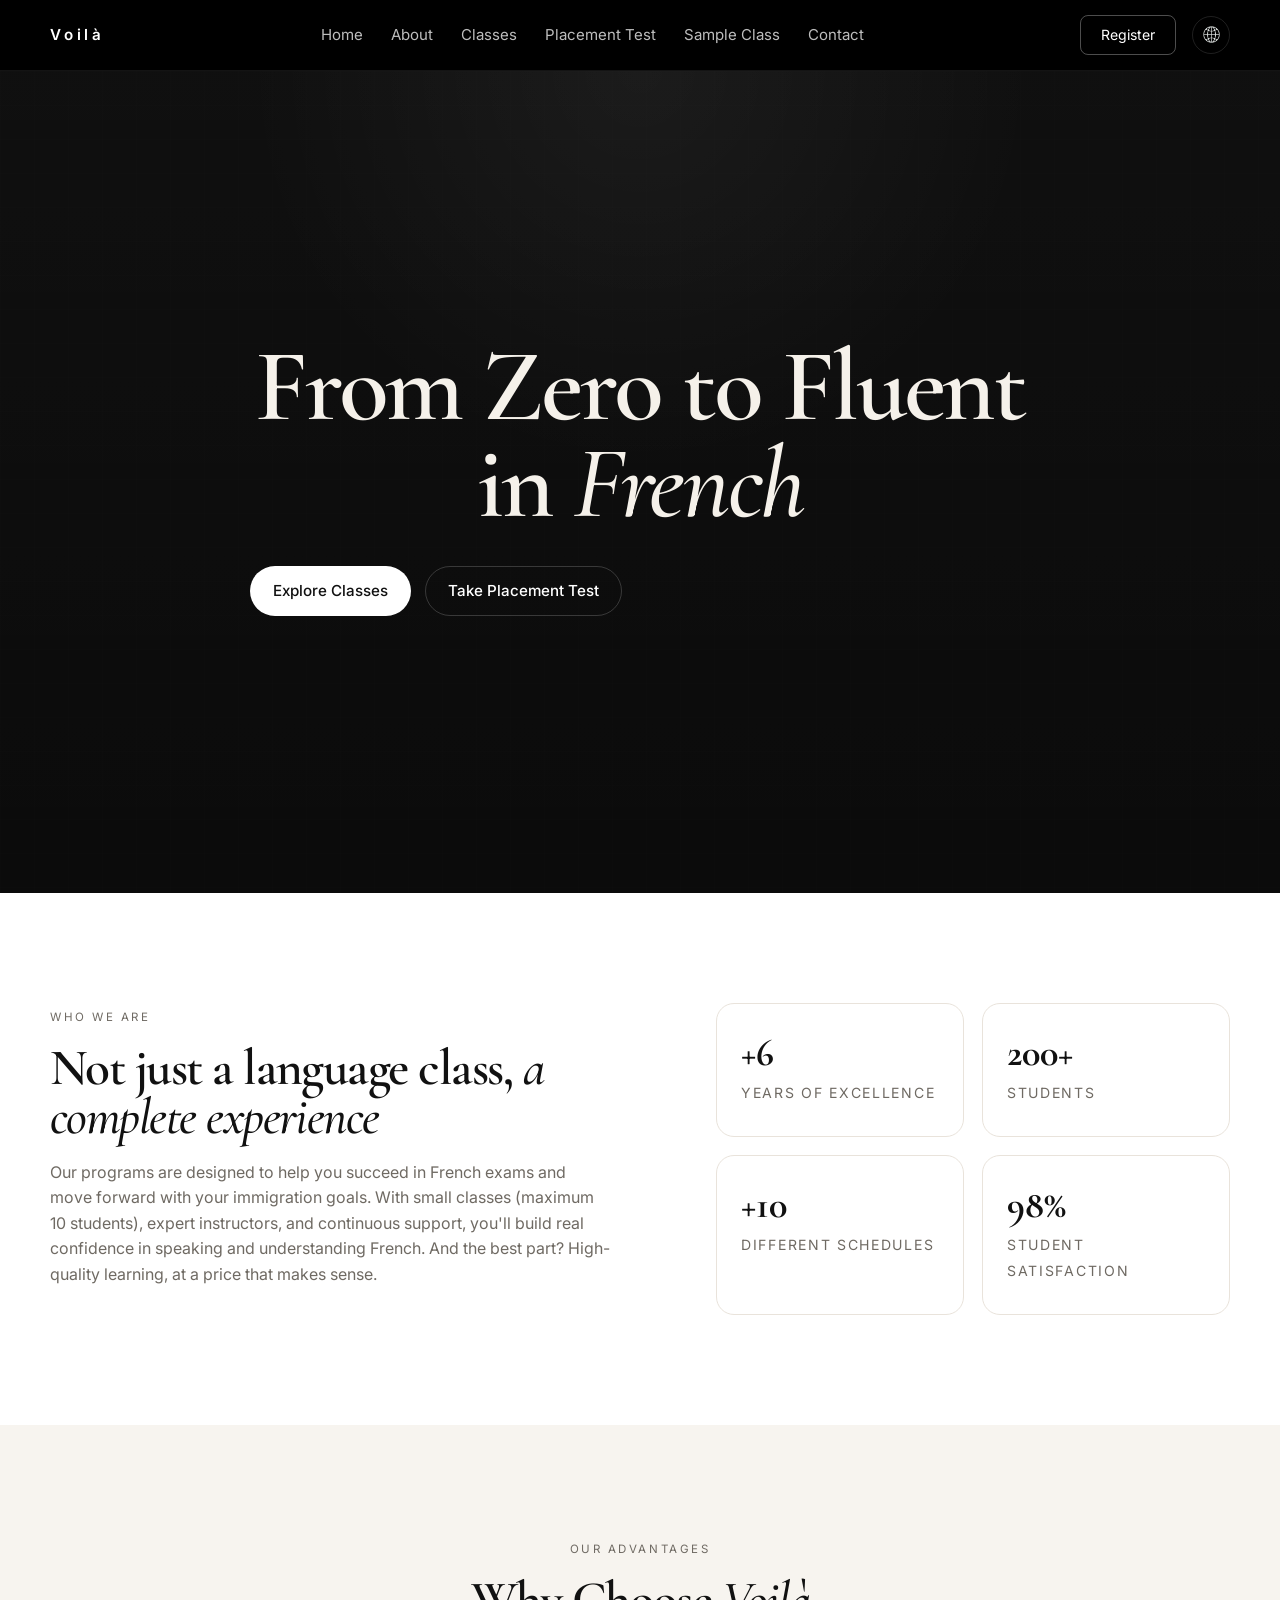
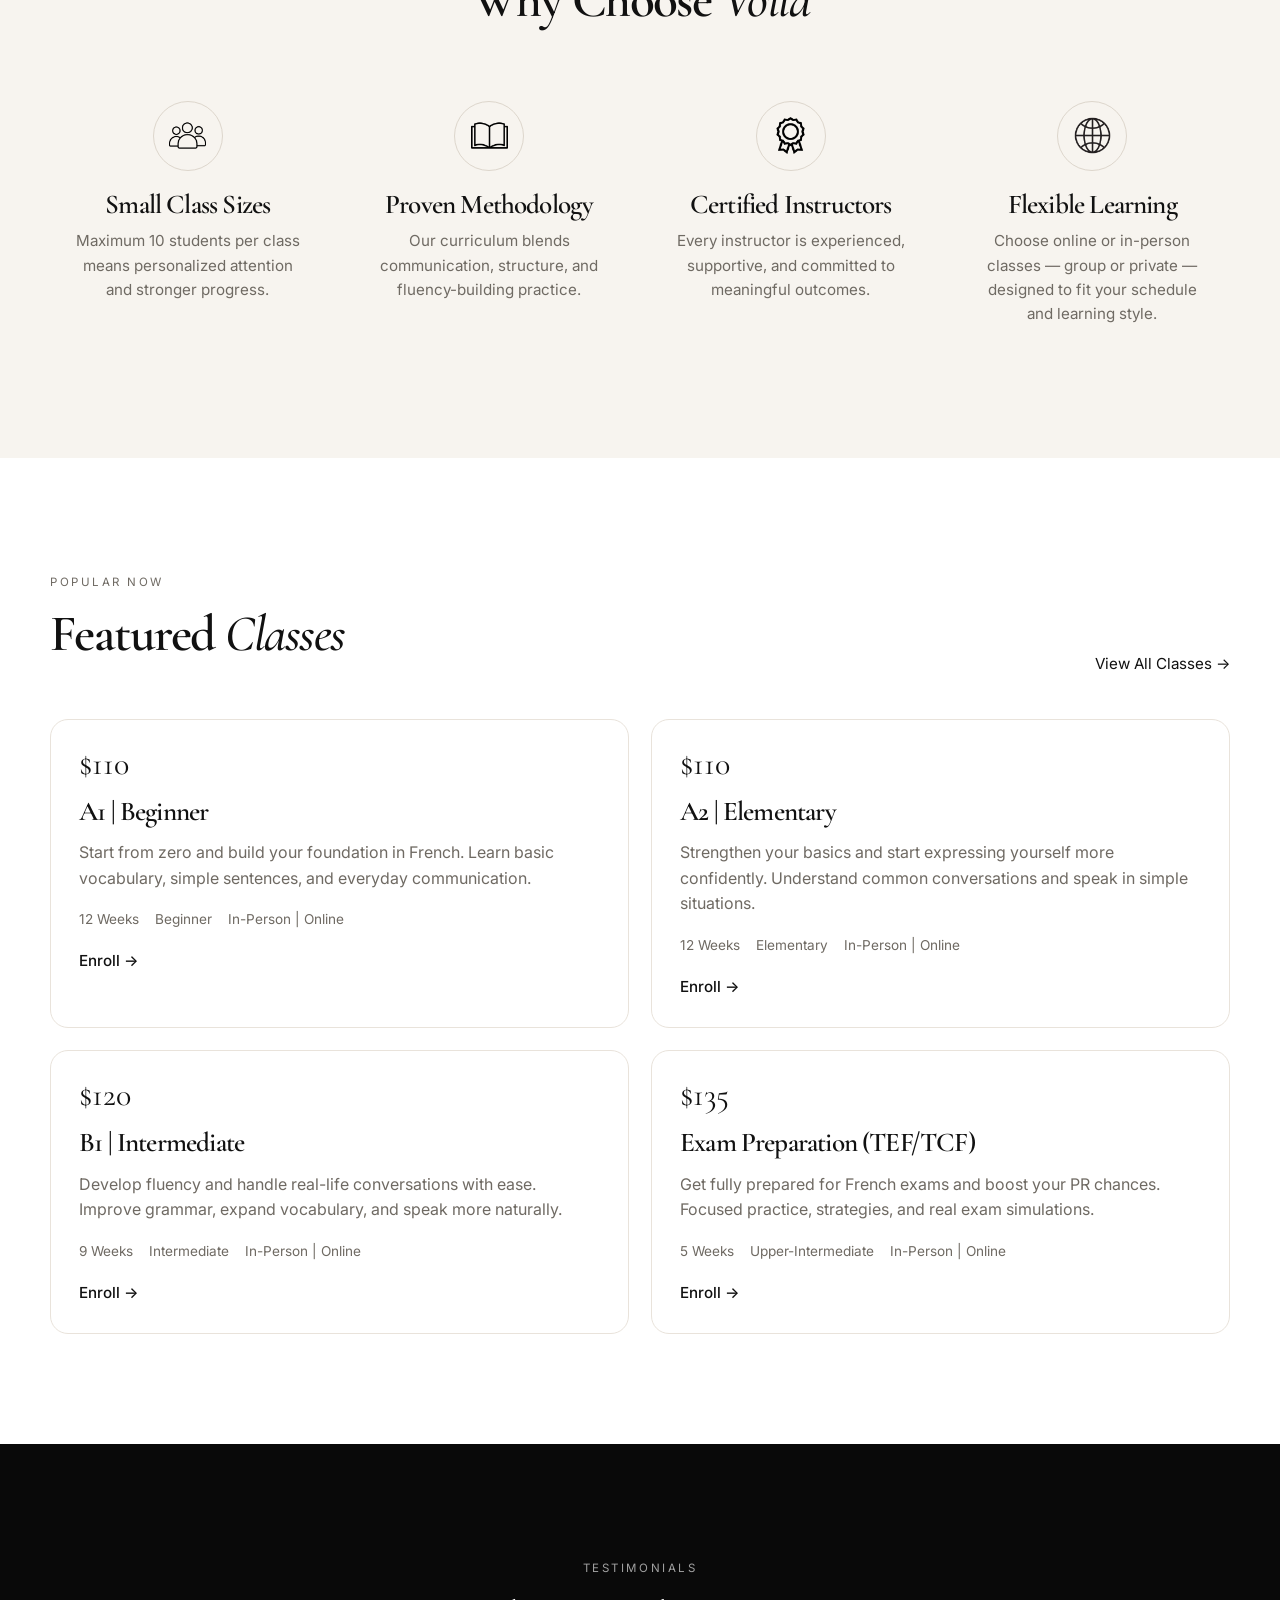
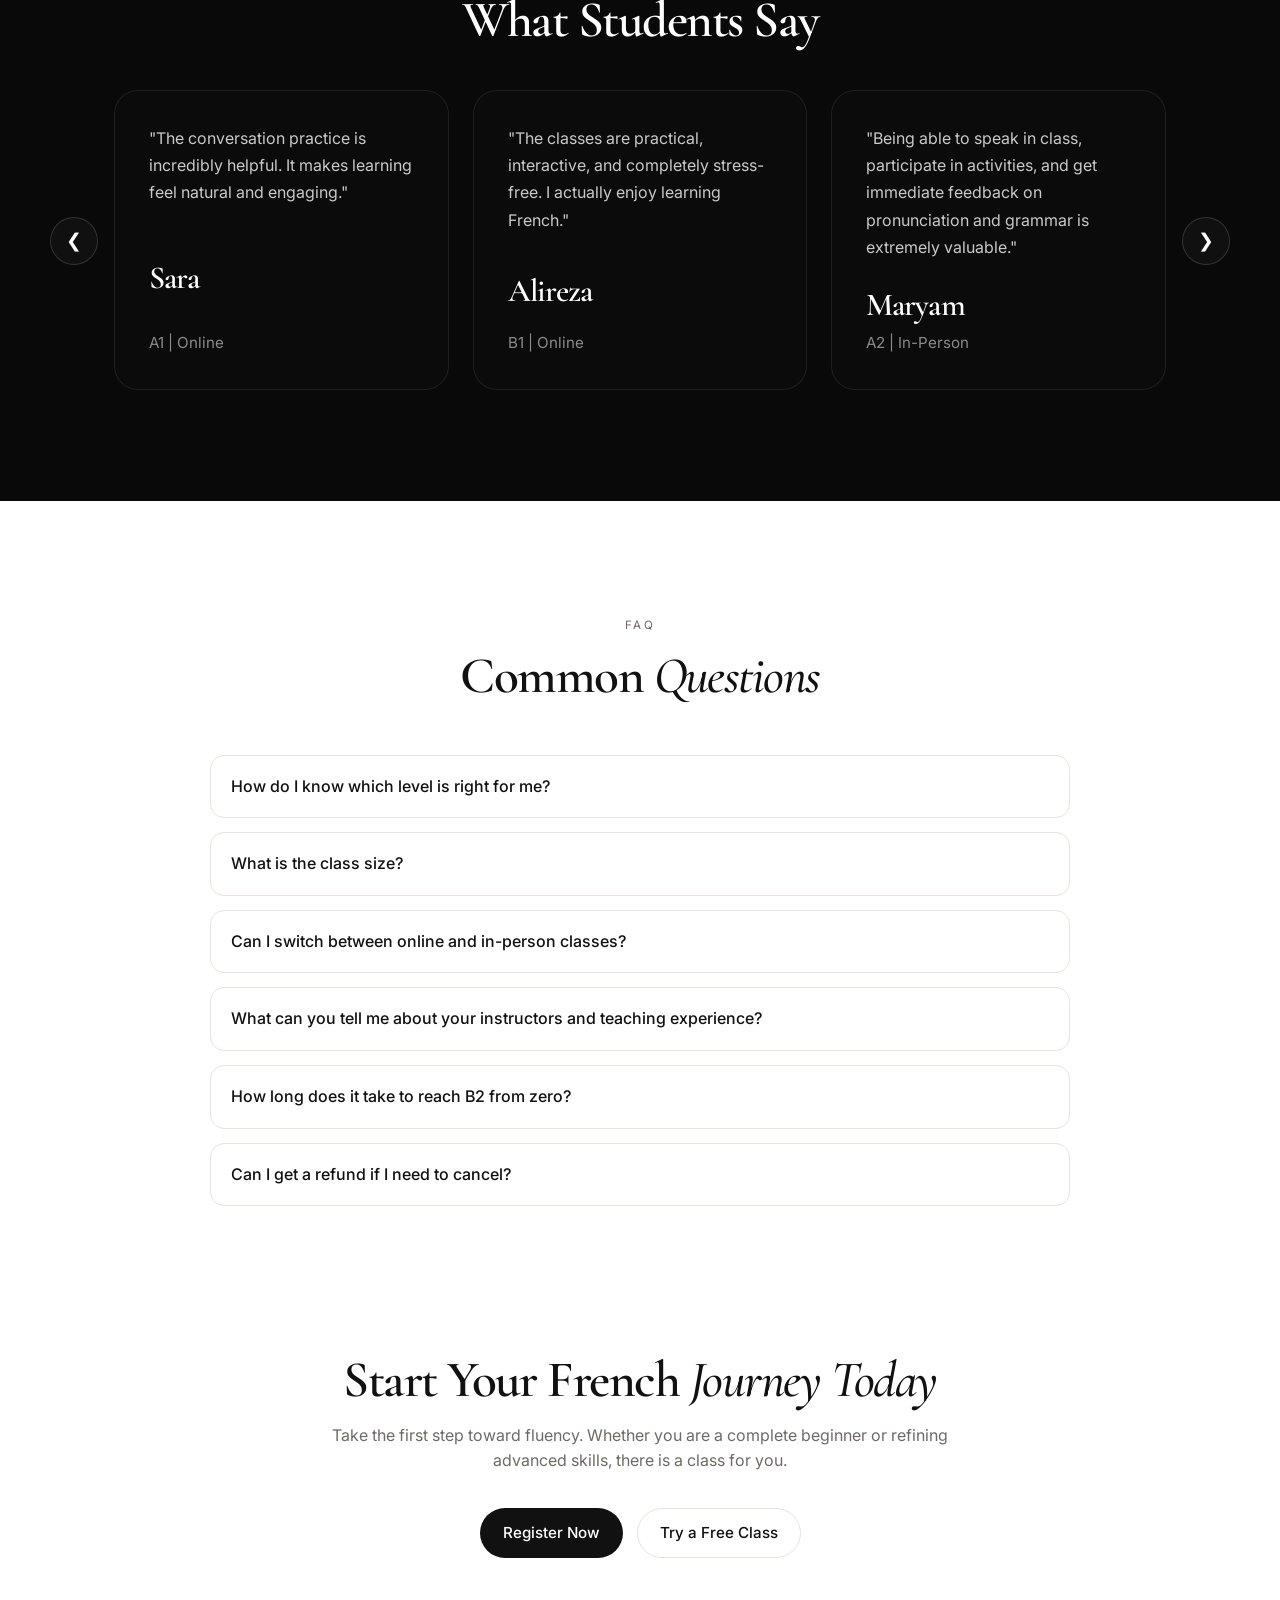
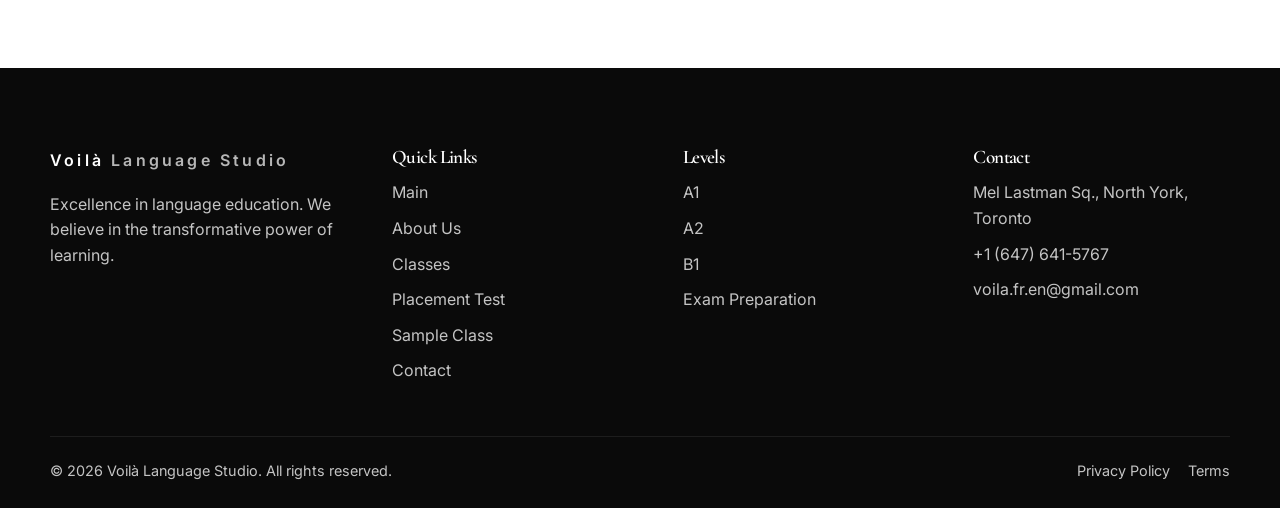
<file: index.html>
<!DOCTYPE html>
<html lang="en">

<head>
    <meta charset="UTF-8" />
    <meta name="viewport" content="width=device-width, initial-scale=1.0" />
    <link rel="icon" type="image/png" href="images/icon.png" />
    <title>Voilà Language</title>

    <link rel="preconnect" href="https://fonts.googleapis.com">
    <link rel="preconnect" href="https://fonts.gstatic.com" crossorigin>
    <link href="https://fonts.googleapis.com/css2?family=Cormorant+Garamond:wght@400;500;600;700&family=Inter:wght@300;400;500;600;700&display=swap" rel="stylesheet">

    <link rel="stylesheet" href="main/style.css" />
    <link rel="stylesheet" href="common/site.css" />
</head>

<body>
    <header class="site-header">
        <div class="container nav">
            <a href="index.html" class="logo">Voilà</a>

            <nav class="nav-links">
                <a href="index.html" class="nav-home">Home</a>
                <a href="about.html" class="nav-about">About</a>
                <a href="classes.html" class="nav-classes">Classes</a>
                <a href="placementTest.html" class="nav-placement">Placement Test</a>
                <a href="sampleClasses.html" class="nav-sample">Sample Class</a>
                <a href="contact.html" class="nav-contact">Contact</a>
            </nav>

            <div class="nav-right">
                <a href="register.html" class="nav-register-btn">Register</a>
                <div class="language-switcher">
                    <button class="lang-toggle" aria-label="Change language">
                        <img src="icons/earth-globe.png" alt="Language">
                    </button>

                    <div class="lang-dropdown">
                        <button class="lang-option" data-lang="en">English</button>
                        <button class="lang-option" data-lang="fa">فارسی</button>
                    </div>
                </div>
            </div>
        </div>
    </header>

    <main>
        <section class="hero reveal">
            <div class="container hero-inner">
                <div class="hero-copy">
                    <h1 class="hero-title reveal">
                        From Zero to Fluent in <span class="accent-italic">French</span>
                    </h1>

                    <div class="btn-row">
                        <a href="classes.html" class="btn btn-primary hero-btn-1">Explore Classes</a>
                        <a href="placementTest.html" class="btn btn-secondary hero-btn-2">Take Placement Test</a>
                    </div>
                </div>
            </div>
        </section>

        <section class="section" id="about">
            <div class="container about-grid">
                <div class="about-copy reveal-left">
                    <span class="eyebrow about-eyebrow">Who We Are</span>
                    <h2 class="about-title">
                        Not just a language class,
                        <span class="accent-italic">a complete experience</span>
                    </h2>
                    <p class="about-text">
                        Our programs are designed to help you succeed in French exams and move forward with your immigration goals. With small classes (maximum 10 students), expert instructors, and continuous support, you’ll build real confidence in speaking and understanding
                        French. And the best part? High-quality learning, at a price that makes sense.
                    </p>
                </div>

                <div class="stats-grid reveal-right">
                    <article class="stat-card">
                        <strong class="stat-number stat-1-number">+6</strong>
                        <span class="stat-label stat-1-label">Years of Excellence</span>
                    </article>
                    <article class="stat-card">
                        <strong class="stat-number stat-2-number">200+</strong>
                        <span class="stat-label stat-2-label">Students</span>
                    </article>
                    <article class="stat-card">
                        <strong class="stat-number stat-3-number">+10</strong>
                        <span class="stat-label stat-3-label">Different Schedules</span>
                    </article>
                    <article class="stat-card">
                        <strong class="stat-number stat-4-number">98%</strong>
                        <span class="stat-label stat-4-label">Student Satisfaction</span>
                    </article>
                </div>
            </div>
        </section>

        <section class="section features-section" id="styles">
            <div class="container center-heading">
                <span class="eyebrow features-eyebrow">Our Advantages</span>
                <h2 class="features-title">Why Choose <span class="accent-italic">Voilà</span></h2>
            </div>

            <div class="container features-grid">
                <article class="feature-card reveal-up" style="transition-delay: 0s;">
                    <div class="feature-icon">
                        <img src="icons/people.png" alt="people">
                    </div>
                    <h3 class="feature-1-title">Small Class Sizes</h3>
                    <p class="feature-1-text">Maximum 10 students per class means personalized attention and stronger progress.</p>
                </article>

                <article class="feature-card reveal-up" style="transition-delay: 0.08s;">
                    <div class="feature-icon">
                        <img src="icons/book.png" alt="Book">
                    </div>
                    <h3 class="feature-2-title">Proven Methodology</h3>
                    <p class="feature-2-text">Our curriculum blends communication, structure, and fluency-building practice.</p>
                </article>

                <article class="feature-card reveal-up" style="transition-delay: 0.16s;">
                    <div class="feature-icon">
                        <img src="icons/medal.png" alt="Medal" />
                    </div>
                    <h3 class="feature-3-title">Certified Instructors</h3>
                    <p class="feature-3-text">Every instructor is experienced, supportive, and committed to meaningful outcomes.</p>
                </article>

                <article class="feature-card reveal-up" style="transition-delay: 0.24s;">
                    <div class="feature-icon">
                        <img src="icons/earth-globe.png" alt="earth-globe" />
                    </div>
                    <h3 class="feature-4-title">Flexible Learning</h3>
                    <p class="feature-4-text">Choose online or in-person classes — group or private — designed to fit your schedule and learning style.</p>
                </article>
            </div>
        </section>

        <section class="section classes-section" id="classes">
            <div class="container section-top-row">
                <div class="reveal-left">
                    <span class="eyebrow classes-eyebrow">Popular Now</span>
                    <h2 class="classes-title">Featured <span class="accent-italic">Classes</span></h2>
                </div>

                <a href="classes.html" class="view-all-link reveal-right classes-link">View All Classes →</a>
            </div>

            <div class="container classes-grid">
                <article class="class-card reveal-up" style="transition-delay: 0s;">
                    <div class="class-top">
                        <span class="class-price">$110</span>
                    </div>
                    <h3 class="class-1-title">A1 | Beginner</h3>
                    <p class="class-1-text">Start from zero and build your foundation in French. Learn basic vocabulary, simple sentences, and everyday communication.</p>
                    <div class="class-meta">
                        <span class="class-1-meta-1">12 Weeks</span>
                        <span class="class-1-meta-2">Beginner</span>
                        <span class="class-1-meta-3">In-Person | Online</span>

                    </div>
                    <a href="classes.html?level=a1" class="enroll-link">Enroll →</a>
                </article>

                <article class="class-card reveal-up" style="transition-delay: 0.08s;">
                    <div class="class-top">
                        <span class="class-price">$110</span>
                    </div>
                    <h3 class="class-2-title">A2 | Elementary</h3>
                    <p class="class-2-text">Strengthen your basics and start expressing yourself more confidently. Understand common conversations and speak in simple situations.</p>
                    <div class="class-meta">
                        <span class="class-2-meta-1">12 Weeks</span>
                        <span class="class-2-meta-2">Elementary</span>
                        <span class="class-2-meta-3">In-Person | Online</span>

                    </div>
                    <a href="classes.html?level=a2" class="enroll-link">Enroll →</a>
                </article>

                <article class="class-card reveal-up" style="transition-delay: 0.16s;">
                    <div class="class-top">
                        <span class="class-price">$120</span>
                    </div>
                    <h3 class="class-3-title">B1 | Intermediate</h3>
                    <p class="class-3-text">Develop fluency and handle real-life conversations with ease. Improve grammar, expand vocabulary, and speak more naturally.</p>
                    <div class="class-meta">
                        <span class="class-3-meta-1">9 Weeks</span>
                        <span class="class-3-meta-2">Intermediate</span>
                        <span class="class-3-meta-3">In-Person | Online</span>

                    </div>
                    <a href="classes.html?level=b1" class="enroll-link">Enroll →</a>
                </article>

                <article class="class-card reveal-up" style="transition-delay: 0.24s;">
                    <div class="class-top">
                        <span class="class-price">$135</span>
                    </div>
                    <h3 class="class-4-title">Exam Preparation (TEF/TCF)</h3>
                    <p class="class-4-text">Get fully prepared for French exams and boost your PR chances. Focused practice, strategies, and real exam simulations.</p>
                    <div class="class-meta">
                        <span class="class-4-meta-1">5 Weeks</span>
                        <span class="class-4-meta-2">Upper-Intermediate</span>
                        <span class="class-4-meta-3">In-Person | Online</span>

                    </div>
                    <a href="classes.html?level=TEF/TCF" class="enroll-link">Enroll →</a>
                </article>
            </div>
        </section>

        <section class="section testimonials-section">
            <div class="container center-heading light-center-heading">
                <span class="eyebrow light testimonials-eyebrow">Testimonials</span>
                <h2 class="light-title testimonials-title">What Students Say</h2>
            </div>

            <div class="container testimonial-slider-wrapper">
                <button class="slider-btn prev-btn" aria-label="Previous testimonial">&#10094;</button>

                <div class="testimonial-slider">
                    <div class="testimonial-track">
                        <article class="testimonial-card">
                            <p class="testimonial-1-text">“The conversation practice is incredibly helpful. It makes learning feel natural and engaging.”</p>
                            <h4 class="testimonial-1-name">Sara</h4>
                            <span class="testimonial-1-meta">A1 | Online</span>
                        </article>

                        <article class="testimonial-card">
                            <p class="testimonial-2-text">“The classes are practical, interactive, and completely stress-free. I actually enjoy learning French.”</p>
                            <h4 class="testimonial-2-name">Alireza</h4>
                            <span class="testimonial-2-meta">B1 | Online</span>
                        </article>

                        <article class="testimonial-card">
                            <p class="testimonial-3-text">“Being able to speak in class, participate in activities, and get immediate feedback on pronunciation and grammar is extremely valuable.”</p>
                            <h4 class="testimonial-3-name">Maryam</h4>
                            <span class="testimonial-3-meta">A2 | In-Person</span>
                        </article>

                        <article class="testimonial-card">
                            <p class="testimonial-4-text">“The classes are very interactive — everyone participates, and it never feels like a one-sided lecture.”</p>
                            <h4 class="testimonial-4-name">Nazanin</h4>
                            <span class="testimonial-4-meta">Exam Preparation</span>
                        </article>

                        <article class="testimonial-card">
                            <p class="testimonial-5-text">“The teacher explains key points clearly and always encourages us to speak and participate.”</p>
                            <h4 class="testimonial-5-name">Amir</h4>
                            <span class="testimonial-5-meta">A1 | In-Person</span>
                        </article>

                        <article class="testimonial-card">
                            <p class="testimonial-6-text">“The instructor is patient, supportive, and highly organized. You can really feel the progress.”</p>
                            <h4 class="testimonial-6-name">Parisa</h4>
                            <span class="testimonial-6-meta">A2 | Online</span>
                        </article>
                    </div>
                </div>

                <button class="slider-btn next-btn" aria-label="Next testimonial">&#10095;</button>
            </div>
        </section>

        <section class="section faq-section" id="placement">
            <div class="container faq-wrap">
                <div class="center-heading">
                    <span class="eyebrow faq-eyebrow">FAQ</span>
                    <h2 class="faq-title">Common <span class="accent-italic">Questions</span></h2>
                </div>

                <div class="faq-list">
                    <details>
                        <summary class="faq-1-q">How do I know which level is right for me?</summary>
                        <p class="faq-1-a">We recommend taking our placement test before registering so we can match you with the right class.</p>
                    </details>

                    <details>
                        <summary class="faq-2-q">What is the class size?</summary>
                        <p class="faq-2-a">Most small-group classes are capped at 10 students to preserve quality and interaction.</p>
                    </details>

                    <details>
                        <summary class="faq-3-q">Can I switch between online and in-person classes?</summary>
                        <p class="faq-3-a">Yes. Depending on availability, we can usually place you in a format that suits your schedule.</p>
                    </details>

                    <details>
                        <summary class="faq-4-q">What can you tell me about your instructors and teaching experience?</summary>
                        <p class="faq-4-a">Our instructors have several years of experience teaching French in both Iran and Canada. They hold advanced certifications and focus on practical teaching to help you speak with confidence.</p>
                    </details>

                    <details>
                        <summary class="faq-5-q">How long does it take to reach B2 from zero?</summary>
                        <p class="faq-5-a">With consistent study around 2 hours per day, you should expect at least one year to reach a B2 level.</p>
                    </details>

                    <details>
                        <summary class="faq-6-q">Can I get a refund if I need to cancel?</summary>
                        <p class="faq-6-a">Refund policies depend on the class type and the time of cancellation.</p>
                    </details>
                </div>
            </div>
        </section>

        <section class="section cta-section">
            <div class="container cta-box">
                <h2 class="cta-title">Start Your French <span class="accent-italic">Journey Today</span></h2>
                <p class="cta-text">
                    Take the first step toward fluency. Whether you are a complete beginner or refining advanced skills, there is a class for you.
                </p>
                <div class="btn-row center-btns">
                    <a href="register.html" class="btn btn-dark cta-btn-1">Register Now</a>
                    <a href="sampleClasses.html" class="btn btn-outline-dark cta-btn-2">Try a Free Class</a>
                </div>
            </div>
        </section>
    </main>
    <footer class="site-footer" id="contact">
        <div class="container footer-grid">
            <div>
                <a href="index.html" class="footer-logo">Voilà <span>Language Studio</span></a>
                <p class="footer-desc">
                    Excellence in language education. We believe in the transformative power of learning.
                </p>
            </div>

            <div>
                <h4 class="footer-quick-title">Quick Links</h4>
                <ul>
                    <li><a href="index.html" class="footer-main-link">Main</a></li>
                    <li><a href="about.html" class="footer-about-link">About Us</a></li>
                    <li><a href="classes.html" class="footer-classes-link">Classes</a></li>
                    <li><a href="placementTest.html" class="footer-placement-link">Placement Test</a></li>
                    <li><a href="sampleClasses.html" class="footer-sample-link">Sample Class</a></li>
                    <li><a href="contact.html" class="footer-contact-link">Contact</a></li>
                </ul>
            </div>

            <div>
                <h4 class="footer-levels-title">Levels</h4>
                <ul>
                    <li>A1</li>
                    <li>A2</li>
                    <li>B1</li>
                    <li class="footer-exam-text">Exam Preparation</li>
                </ul>
            </div>

            <div>
                <h4 class="footer-contact-title">Contact</h4>
                <ul>
                    <li class="footer-address">Mel Lastman Sq., North York, Toronto</li>
                    <li>+1 (647) 641-5767</li>
                    <li>voila.fr.en@gmail.com</li>
                </ul>
            </div>
        </div>

        <div class="container footer-bottom">
            <p class="footer-copy">© 2026 Voilà Language Studio. All rights reserved.</p>
            <div class="footer-bottom-links">
                <a href="privacy.html" class="privacy-link">Privacy Policy</a>
                <a href="terms.html" class="terms-link">Terms</a>
            </div>
        </div>
    </footer>

    <script src="main/script.js"></script>
</body>

</html>
</file>
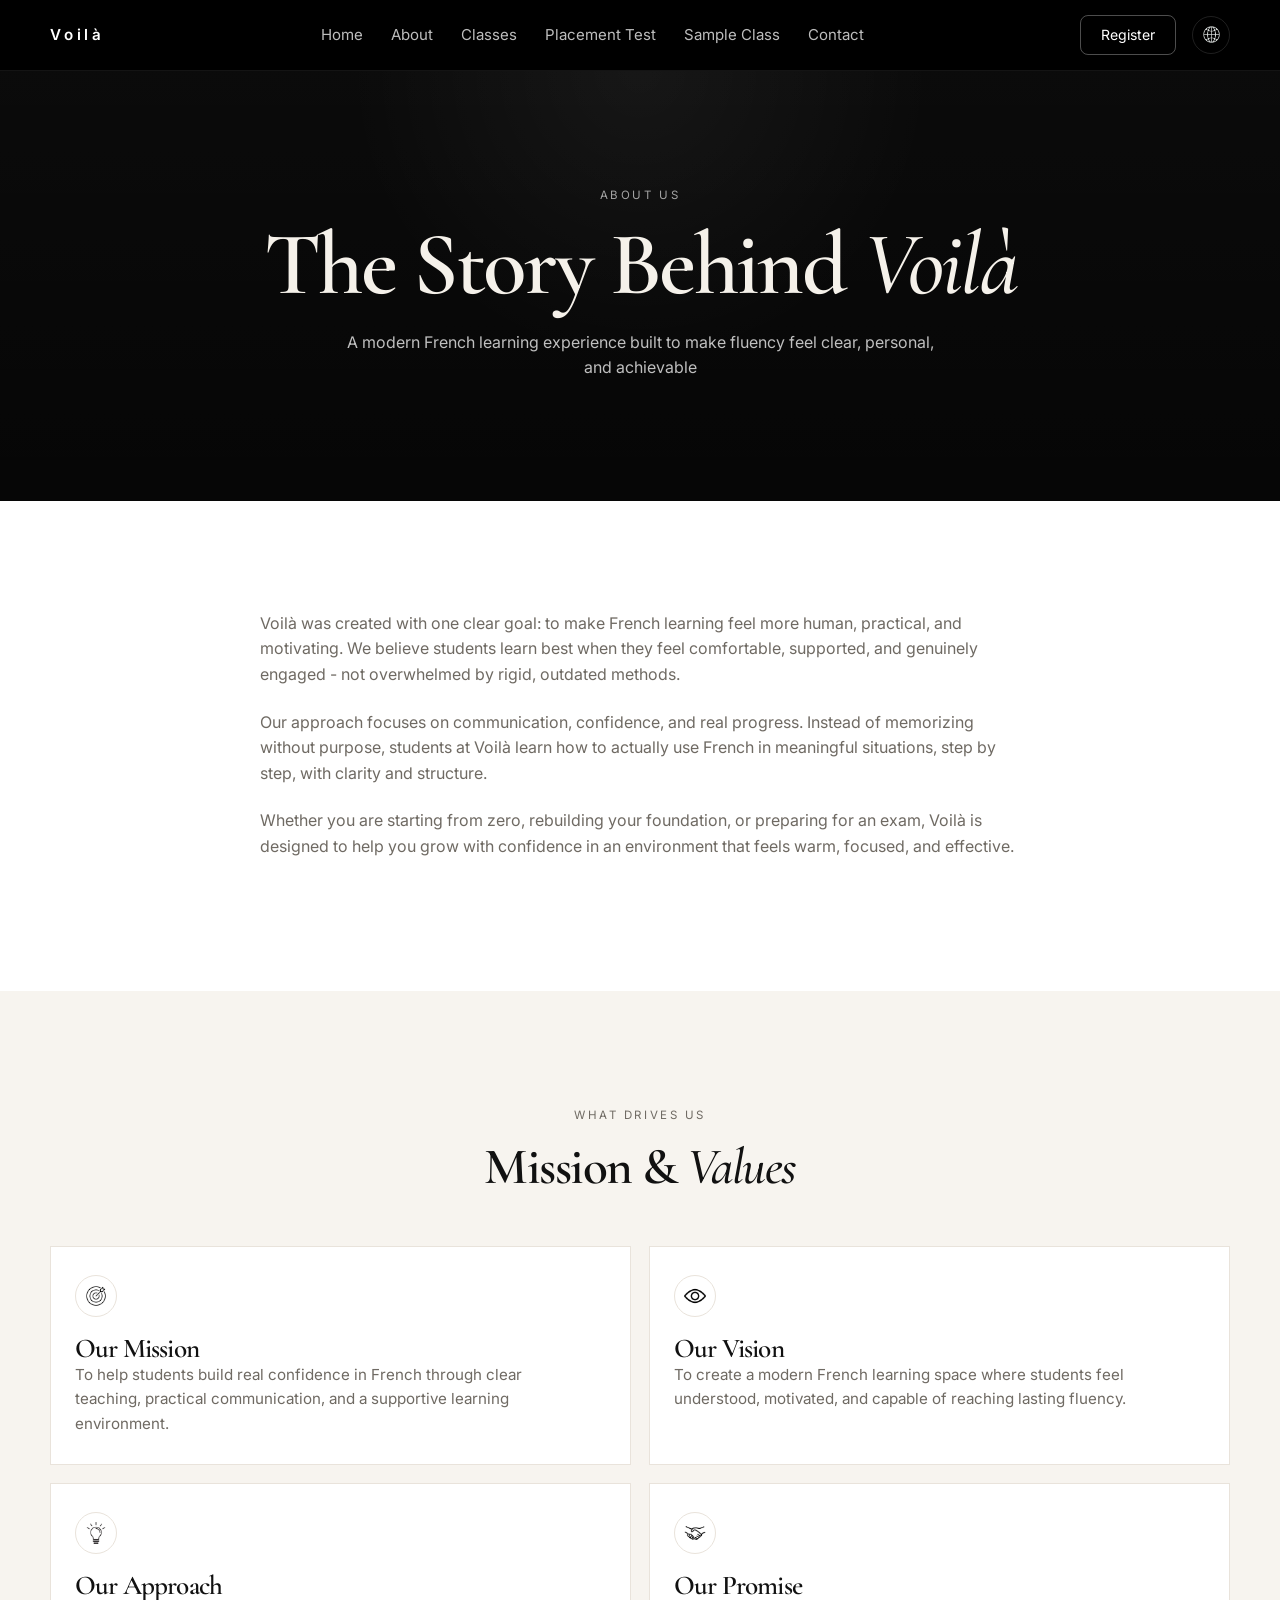
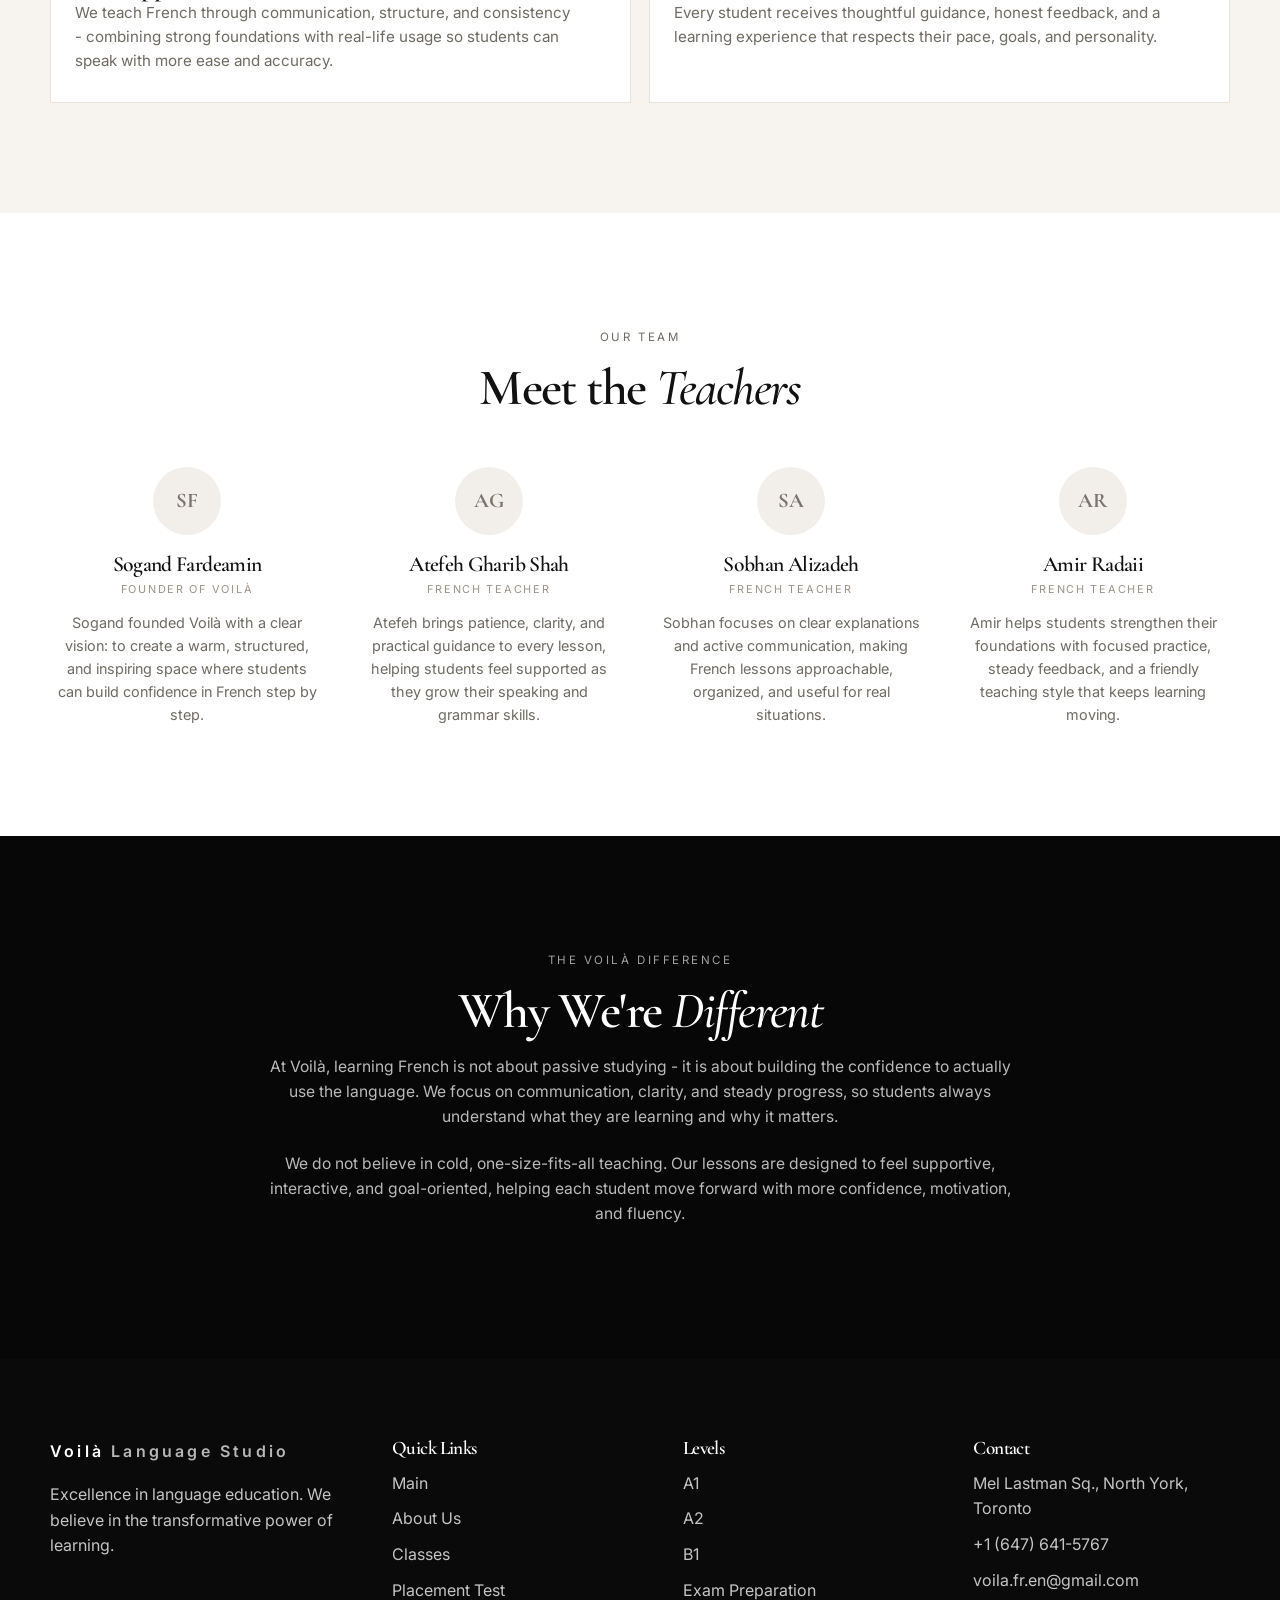
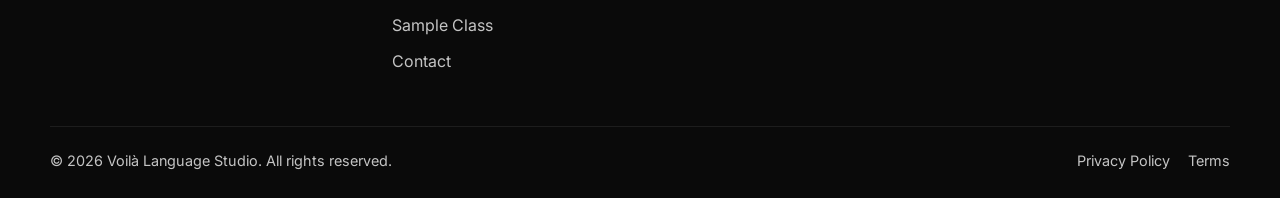
<file: about.html>
<!DOCTYPE html>
<html lang="en">

<head>
    <meta charset="UTF-8" />
    <meta name="viewport" content="width=device-width, initial-scale=1.0" />
    <link rel="icon" type="image/png" href="images/icon.png" />
    <title>About Us</title>

    <link rel="preconnect" href="https://fonts.googleapis.com">
    <link rel="preconnect" href="https://fonts.gstatic.com" crossorigin>
    <link href="https://fonts.googleapis.com/css2?family=Cormorant+Garamond:wght@400;500;600;700&family=Inter:wght@300;400;500;600;700&display=swap" rel="stylesheet">

    <link rel="stylesheet" href="about/style.css" />
    <link rel="stylesheet" href="common/site.css" />
</head>

<body>
    <header class="site-header">
        <div class="container nav">
            <a href="index.html" class="logo">Voilà</a>

            <nav class="nav-links">
                <a href="index.html" class="nav-home">Home</a>
                <a href="about.html" class="nav-about">About</a>
                <a href="classes.html" class="nav-classes">Classes</a>
                <a href="placementTest.html" class="nav-placement">Placement Test</a>
                <a href="sampleClasses.html" class="nav-sample">Sample Class</a>
                <a href="contact.html" class="nav-contact">Contact</a>
            </nav>

            <div class="nav-right">
                <a href="register.html" class="nav-register-btn">Register</a>
                <div class="language-switcher">
                    <button class="lang-toggle" aria-label="Change language">
                        <img src="icons/earth-globe.png" alt="Language">
                    </button>

                    <div class="lang-dropdown">
                        <button class="lang-option" data-lang="en">English</button>
                        <button class="lang-option" data-lang="fa">فارسی</button>
                    </div>
                </div>
            </div>
        </div>
    </header>

    <main>
        <section class="about-hero">
            <div class="container hero-inner">
                <span class="eyebrow light reveal">About Us</span>
                <h1 class="reveal">The Story Behind <span class="accent-italic">Voilà</span></h1>
                <p class="hero-text reveal">
                    A modern French learning experience built to make fluency feel clear, personal, and achievable
                </p>
            </div>
        </section>

        <section class="section story-section">
            <div class="container story-content reveal-up">
                <p class="story-1">
                    Voilà was created with one clear goal: to make French learning feel more human, practical, and motivating. We believe students learn best when they feel comfortable, supported, and genuinely engaged — not overwhelmed by rigid, outdated methods.
                </p>

                <p class="story-2">
                    Our approach focuses on communication, confidence, and real progress. Instead of memorizing without purpose, students at Voilà learn how to actually use French in meaningful situations, step by step, with clarity and structure.
                </p>

                <p class="story-3">
                    Whether you are starting from zero, rebuilding your foundation, or preparing for an exam, Voilà is designed to help you grow with confidence in an environment that feels warm, focused, and effective. </p>
            </div>
        </section>

        <section class="section values-section">
            <div class="container center-heading reveal">
                <span class="eyebrow values-eyebrow">What Drives Us</span>
                <h2 class="values-title">Mission & <span class="accent-italic">Values</span></h2>
            </div>

            <div class="container values-grid">
                <article class="value-card reveal-up">
                    <div class="value-icon">
                        <img src="icons/mission.png" alt="Mission icon" />
                    </div>
                    <h3 class="mission-title">Our Mission</h3>
                    <p class="mission-text">

                        To help students build real confidence in French through clear teaching, practical communication, and a supportive learning environment. </p>
                </article>

                <article class="value-card reveal-up">
                    <div class="value-icon">
                        <img src="icons/view.png" alt="Vision icon" />
                    </div>
                    <h3 class="vision-title">Our Vision</h3>
                    <p class="vision-text">
                        To create a modern French learning space where students feel understood, motivated, and capable of reaching lasting fluency. </p>
                </article>

                <article class="value-card reveal-up">
                    <div class="value-icon">
                        <img src="icons/lightbulb.png" alt="Approach icon" />
                    </div>
                    <h3 class="approach-title">Our Approach</h3>
                    <p class="approach-text">
                        We teach French through communication, structure, and consistency — combining strong foundations with real-life usage so students can speak with more ease and accuracy. </p>
                </article>

                <article class="value-card reveal-up">
                    <div class="value-icon">
                        <img src="icons/handshake.png" alt="Promise icon" />
                    </div>
                    <h3 class="promise-title">Our Promise</h3>
                    <p class="promise-text">
                        Every student receives thoughtful guidance, honest feedback, and a learning experience that respects their pace, goals, and personality. </p>
                </article>
            </div>
        </section>

        <section class="section team-section">
            <div class="container center-heading reveal">
                <span class="eyebrow team-eyebrow">Our Team</span>
                <h2 class="team-title">Meet the <span class="accent-italic">Teachers</span></h2>
            </div>

            <div class="container team-grid">
                <article class="team-card reveal-up">
                    <div class="avatar">SF</div>
                    <h3 class="teacher-name-1">Sogand Fardeamin</h3>
                    <span class="role role-1">Founder of Voilà</span>
                    <p class="teacher-bio-1">
                        Sogand founded Voilà with a clear vision: to create a warm, structured, and inspiring space where students can build confidence in French step by step.
                    </p>
                </article>

                <article class="team-card reveal-up">
                    <div class="avatar">AG</div>
                    <h3 class="teacher-name-2">Atefeh Gharib Shah</h3>
                    <span class="role role-2">French Teacher</span>
                    <p class="teacher-bio-2">
                        Atefeh brings patience, clarity, and practical guidance to every lesson, helping students feel supported as they grow their speaking and grammar skills.
                    </p>
                </article>

                <article class="team-card reveal-up">
                    <div class="avatar">SA</div>
                    <h3 class="teacher-name-3">Sobhan Alizadeh</h3>
                    <span class="role role-3">French Teacher</span>
                    <p class="teacher-bio-3">
                        Sobhan focuses on clear explanations and active communication, making French lessons approachable, organized, and useful for real situations.
                    </p>
                </article>

                <article class="team-card reveal-up">
                    <div class="avatar">AR</div>
                    <h3 class="teacher-name-4">Amir Radaii</h3>
                    <span class="role role-4">French Teacher</span>
                    <p class="teacher-bio-4">
                        Amir helps students strengthen their foundations with focused practice, steady feedback, and a friendly teaching style that keeps learning moving.
                    </p>
                </article>
            </div>
        </section>

        <section class="section difference-section">
            <div class="container difference-box reveal">
                <span class="eyebrow light difference-eyebrow">The Voilà  Difference</span>
                <h2 class="light-title difference-title">Why We're <span class="accent-italic">Different</span></h2>

                <p class="difference-text difference-text-1">
                    At Voilà, learning French is not about passive studying — it is about building the confidence to actually use the language. We focus on communication, clarity, and steady progress, so students always understand what they are learning and why it matters.
                </p>

                <p class="difference-text difference-text-2">
                    We do not believe in cold, one-size-fits-all teaching. Our lessons are designed to feel supportive, interactive, and goal-oriented, helping each student move forward with more confidence, motivation, and fluency. and deeply personal.
                </p>
            </div>
        </section>
    </main>
    <footer class="site-footer" id="contact">
        <div class="container footer-grid">
            <div>
                <a href="index.html" class="footer-logo">Voilà <span>Language Studio</span></a>
                <p class="footer-desc">
                    Excellence in language education. We believe in the transformative power of learning.
                </p>
            </div>

            <div>
                <h4 class="footer-quick-title">Quick Links</h4>
                <ul>
                    <li><a href="index.html" class="footer-main-link">Main</a></li>
                    <li><a href="about.html" class="footer-about-link">About Us</a></li>
                    <li><a href="classes.html" class="footer-classes-link">Classes</a></li>
                    <li><a href="placementTest.html" class="footer-placement-link">Placement Test</a></li>
                    <li><a href="sampleClasses.html" class="footer-sample-link">Sample Class</a></li>
                    <li><a href="contact.html" class="footer-contact-link">Contact</a></li>
                </ul>
            </div>

            <div>
                <h4 class="footer-levels-title">Levels</h4>
                <ul>
                    <li>A1</li>
                    <li>A2</li>
                    <li>B1</li>
                    <li class="footer-exam-text">Exam Preparation</li>
                </ul>
            </div>

            <div>
                <h4 class="footer-contact-title">Contact</h4>
                <ul>
                    <li class="footer-address">Mel Lastman Sq., North York, Toronto</li>
                    <li>+1 (647) 641-5767</li>
                    <li>voila.fr.en@gmail.com</li>
                </ul>
            </div>
        </div>

        <div class="container footer-bottom">
            <p class="footer-copy">© 2026 Voilà Language Studio. All rights reserved.</p>
            <div class="footer-bottom-links">
                <a href="privacy.html" class="privacy-link">Privacy Policy</a>
                <a href="terms.html" class="terms-link">Terms</a>
            </div>
        </div>
    </footer>

    <script src="about/script.js"></script>
</body>

</html>
</file>
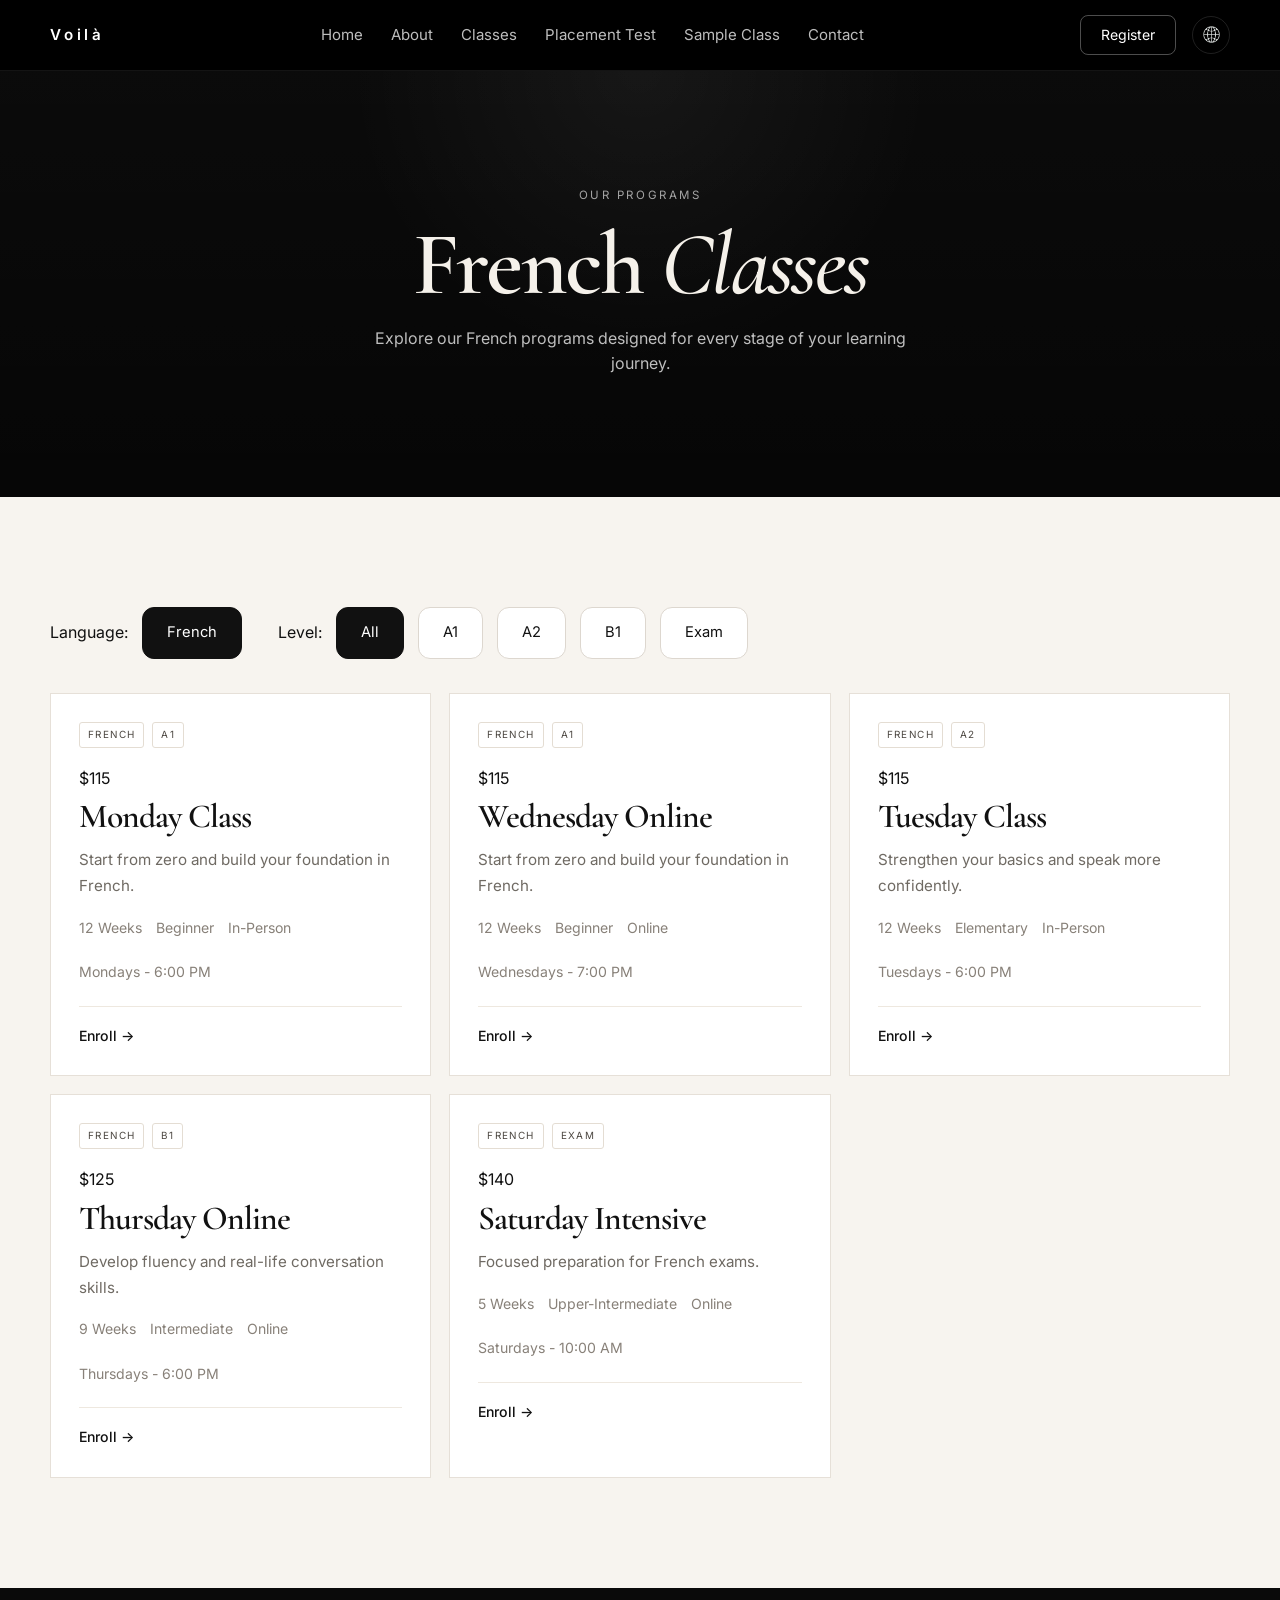
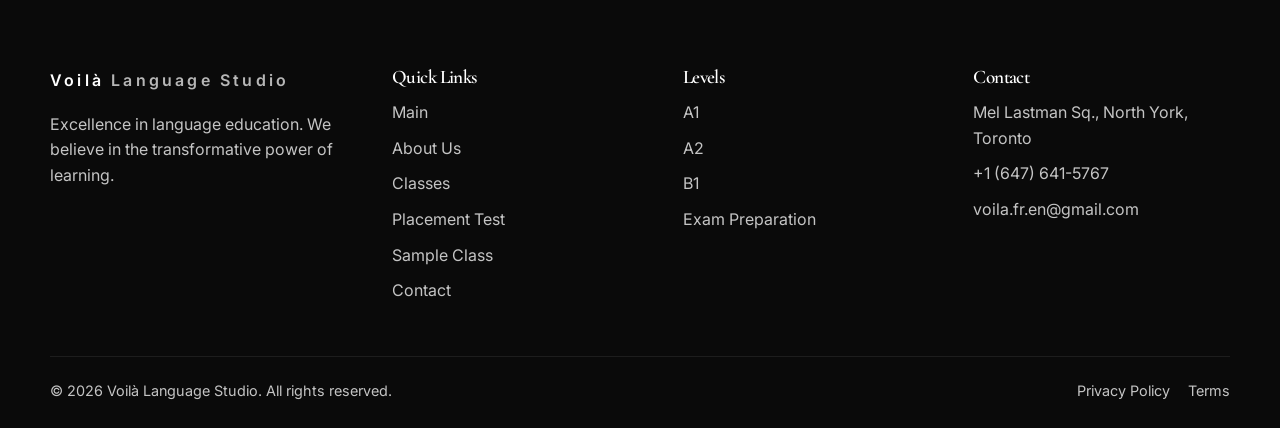
<file: classes.html>
<!DOCTYPE html>
<html lang="en">

<head>
    <meta charset="UTF-8" />
    <meta name="viewport" content="width=device-width, initial-scale=1.0" />
    <link rel="icon" type="image/png" href="images/icon.png" />
    <title>Classes</title>

    <link rel="preconnect" href="https://fonts.googleapis.com">
    <link rel="preconnect" href="https://fonts.gstatic.com" crossorigin>
    <link href="https://fonts.googleapis.com/css2?family=Cormorant+Garamond:wght@400;500;600;700&family=Inter:wght@300;400;500;600;700&display=swap" rel="stylesheet">

    <link rel="stylesheet" href="classes/style.css" />
    <link rel="stylesheet" href="common/site.css" />
</head>

<body>
    <header class="site-header">
        <div class="container nav">
            <a href="index.html" class="logo">Voilà</a>

            <nav class="nav-links">
                <a href="index.html" class="nav-home">Home</a>
                <a href="about.html" class="nav-about">About</a>
                <a href="classes.html" class="nav-classes">Classes</a>
                <a href="placementTest.html" class="nav-placement">Placement Test</a>
                <a href="sampleClasses.html" class="nav-sample">Sample Class</a>
                <a href="contact.html" class="nav-contact">Contact</a>
            </nav>

            <div class="nav-right">
                <a href="register.html" class="nav-register-btn">Register</a>
                <div class="language-switcher">
                    <button class="lang-toggle" aria-label="Change language">
                        <img src="icons/earth-globe.png" alt="Language">
                    </button>

                    <div class="lang-dropdown">
                        <button class="lang-option" data-lang="en">English</button>
                        <button class="lang-option" data-lang="fa">فارسی</button>
                    </div>
                </div>
            </div>
        </div>
    </header>

    <main>

        <section class="classes-hero">
            <div class="container hero-inner">
                <span class="eyebrow light reveal-up">Our Programs</span>
                <h1 class="reveal-up">French <span class="accent-italic">Classes</span></h1>
                <p class="hero-text reveal-up">
                    Explore our French programs designed for every stage of your learning journey.
                </p>
            </div>
        </section>

        <section class="section classes-page-section">
            <div class="container">

                <div class="filters reveal-up">
                    <div class="filter-group">
                        <span>Language:</span>
                        <button class="filter-btn active" data-filter-type="language" data-filter="french">French</button>
                    </div>

                    <div class="filter-group">
                        <span>Level:</span>
                        <button class="filter-btn active" data-filter-type="level" data-filter="all">All</button>
                        <button class="filter-btn" data-filter-type="level" data-filter="a1">A1</button>
                        <button class="filter-btn" data-filter-type="level" data-filter="a2">A2</button>
                        <button class="filter-btn" data-filter-type="level" data-filter="b1">B1</button>
                        <button class="filter-btn" data-filter-type="level" data-filter="exam">Exam</button>
                    </div>
                </div>

                <!-- Dynamic target -->
                <div class="classes-grid" id="classesGrid"></div>

                <!-- Fallback if JS fails -->
                <div class="classes-grid fallback" id="fallbackGrid">
                    <article class="course-card" data-language="french" data-level="a1">
                        <div class="course-body">
                            <h3>A1 | Beginner</h3>
                            <p>Static fallback card</p>
                        </div>
                    </article>
                </div>

                <noscript>
                    <p>JavaScript is disabled. Showing basic content.</p>
                </noscript>

            </div>
        </section>

    </main>
    <footer class="site-footer" id="contact">
        <div class="container footer-grid">
            <div>
                <a href="index.html" class="footer-logo">Voilà <span>Language Studio</span></a>
                <p class="footer-desc">
                    Excellence in language education. We believe in the transformative power of learning.
                </p>
            </div>

            <div>
                <h4 class="footer-quick-title">Quick Links</h4>
                <ul>
                    <li><a href="index.html" class="footer-main-link">Main</a></li>
                    <li><a href="about.html" class="footer-about-link">About Us</a></li>
                    <li><a href="classes.html" class="footer-classes-link">Classes</a></li>
                    <li><a href="placementTest.html" class="footer-placement-link">Placement Test</a></li>
                    <li><a href="sampleClasses.html" class="footer-sample-link">Sample Class</a></li>
                    <li><a href="contact.html" class="footer-contact-link">Contact</a></li>
                </ul>
            </div>

            <div>
                <h4 class="footer-levels-title">Levels</h4>
                <ul>
                    <li>A1</li>
                    <li>A2</li>
                    <li>B1</li>
                    <li class="footer-exam-text">Exam Preparation</li>
                </ul>
            </div>

            <div>
                <h4 class="footer-contact-title">Contact</h4>
                <ul>
                    <li class="footer-address">Mel Lastman Sq., North York, Toronto</li>
                    <li>+1 (647) 641-5767</li>
                    <li>voila.fr.en@gmail.com</li>
                </ul>
            </div>
        </div>

        <div class="container footer-bottom">
            <p class="footer-copy">© 2026 Voilà Language Studio. All rights reserved.</p>
            <div class="footer-bottom-links">
                <a href="privacy.html" class="privacy-link">Privacy Policy</a>
                <a href="terms.html" class="terms-link">Terms</a>
            </div>
        </div>
    </footer>

    <script src="data/cources.js"></script>
    <script src="classes/script.js"></script>
</body>

</html>
</file>
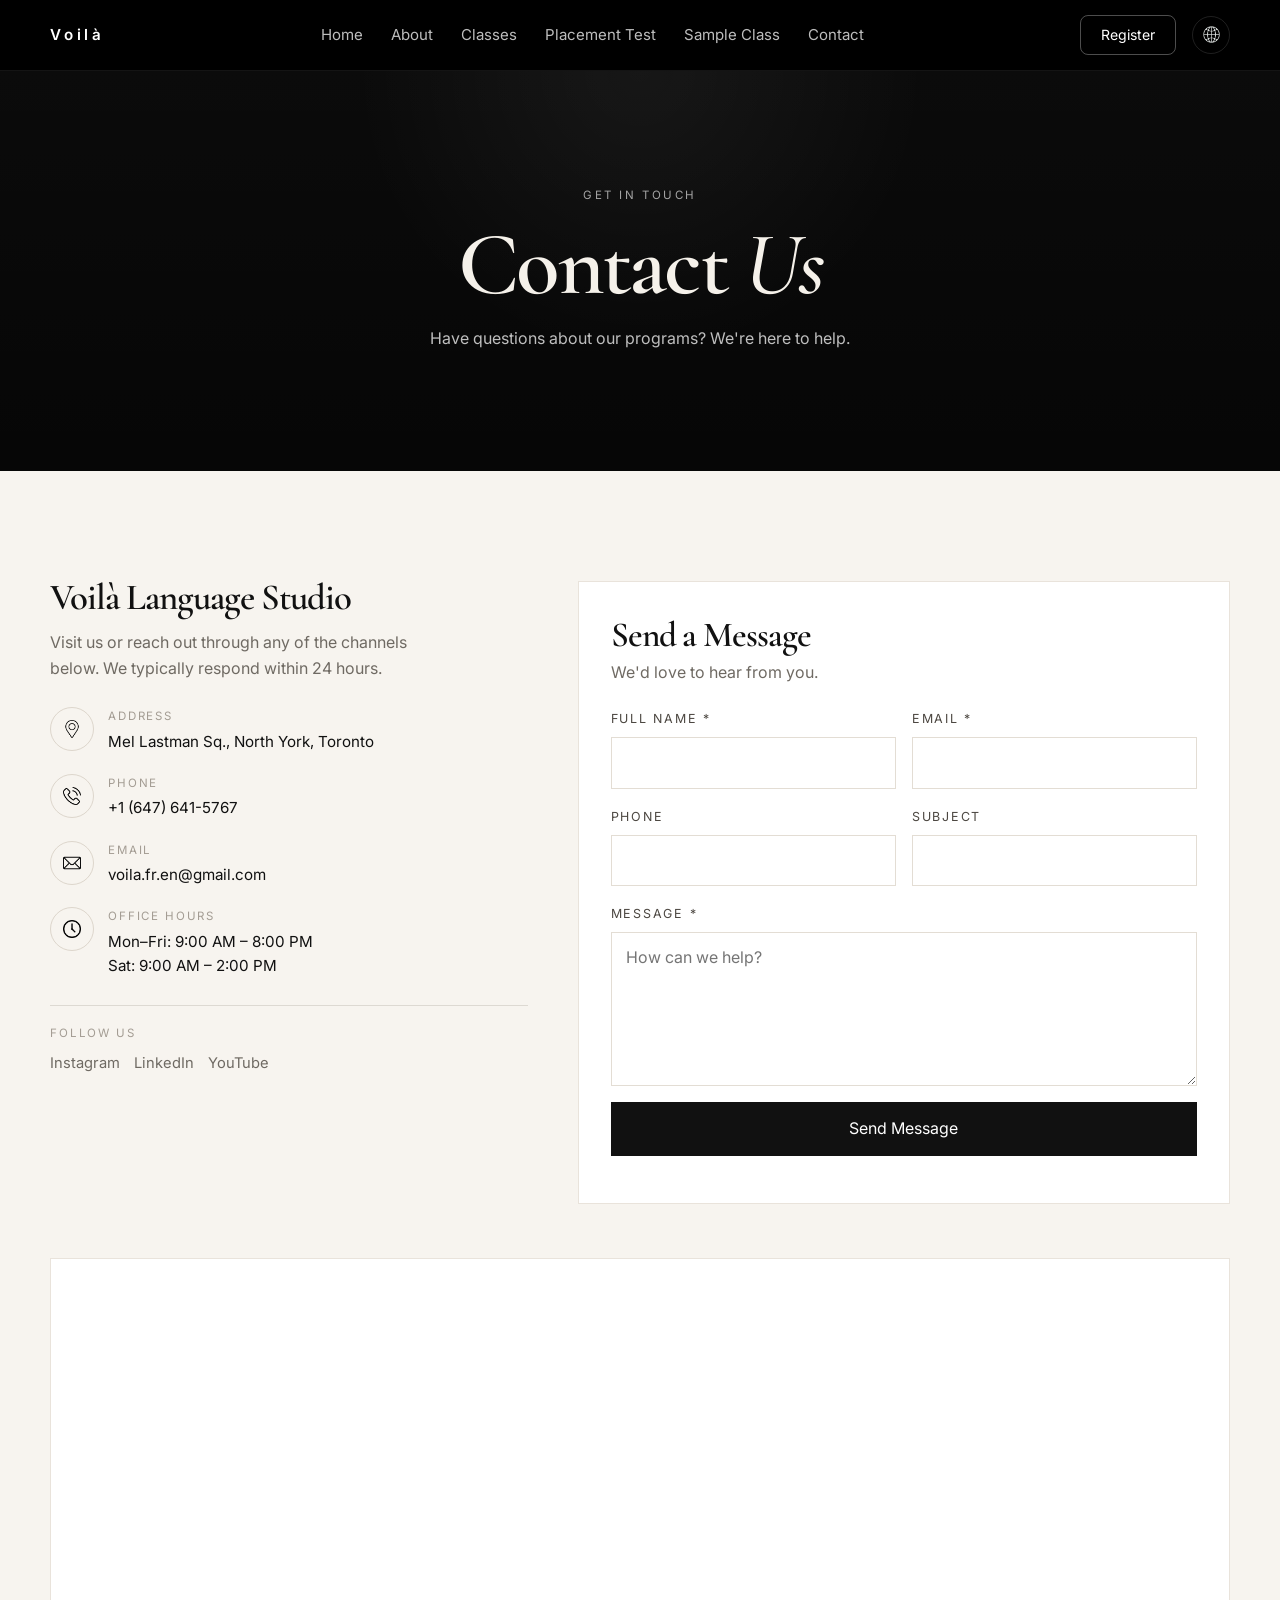
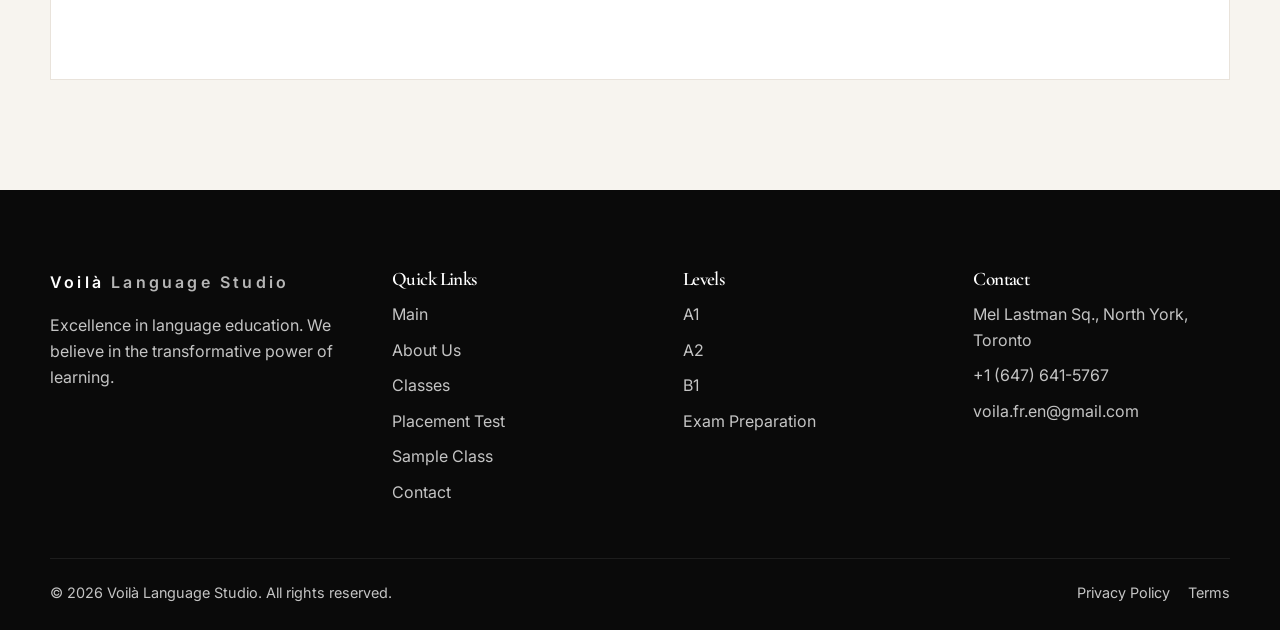
<file: contact.html>
<!DOCTYPE html>
<html lang="en">

<head>
    <meta charset="UTF-8" />
    <meta name="viewport" content="width=device-width, initial-scale=1.0" />
    <link rel="icon" type="image/png" href="images/icon.png" />
    <title>Contact</title>

    <link rel="preconnect" href="https://fonts.googleapis.com">
    <link rel="preconnect" href="https://fonts.gstatic.com" crossorigin>
    <link href="https://fonts.googleapis.com/css2?family=Cormorant+Garamond:wght@400;500;600;700&family=Inter:wght@300;400;500;600;700&display=swap" rel="stylesheet">

    <link rel="stylesheet" href="contact/style.css" />
    <link rel="stylesheet" href="common/site.css" />
</head>

<body>
    <header class="site-header">
        <div class="container nav">
            <a href="index.html" class="logo">Voilà</a>

            <nav class="nav-links">
                <a href="index.html" class="nav-home">Home</a>
                <a href="about.html" class="nav-about">About</a>
                <a href="classes.html" class="nav-classes">Classes</a>
                <a href="placementTest.html" class="nav-placement">Placement Test</a>
                <a href="sampleClasses.html" class="nav-sample">Sample Class</a>
                <a href="contact.html" class="nav-contact">Contact</a>
            </nav>

            <div class="nav-right">
                <a href="register.html" class="nav-register-btn">Register</a>
                <div class="language-switcher">
                    <button class="lang-toggle" aria-label="Change language">
                        <img src="icons/earth-globe.png" alt="Language">
                    </button>

                    <div class="lang-dropdown">
                        <button class="lang-option" data-lang="en">English</button>
                        <button class="lang-option" data-lang="fa">فارسی</button>
                    </div>
                </div>
            </div>
        </div>
    </header>

    <main>
        <section class="contact-hero">
            <div class="container hero-inner">
                <span class="eyebrow light reveal contact-eyebrow">Get In Touch</span>
                <h1 class="reveal contact-title">Contact <span class="accent-italic">Us</span></h1>
                <p class="hero-text reveal contact-subtitle">
                    Have questions about our programs? We're here to help.
                </p>
            </div>
        </section>

        <section class="section contact-section">
            <div class="container contact-grid">
                <div class="contact-info reveal-left">
                    <h2 class="info-title">Voilà Language Studio</h2>
                    <p class="info-text">
                        Visit us or reach out through any of the channels below. We typically respond within 24 hours.
                    </p>

                    <div class="info-list">
                        <div class="info-item">
                            <div class="info-icon">
                                <img src="icons/pin.png" alt="location">
                            </div>
                            <div>
                                <span class="info-label info-label-address">Address</span>
                                <p class="info-value info-address">Mel Lastman Sq., North York, Toronto</p>
                            </div>
                        </div>

                        <div class="info-item">
                            <div class="info-icon">
                                <img src="icons/phone-call.png" alt="phone">
                            </div>
                            <div>
                                <span class="info-label info-label-phone">Phone</span>
                                <p class="info-value">+1 (647) 641-5767</p>
                            </div>
                        </div>

                        <div class="info-item">
                            <div class="info-icon">
                                <img src="icons/mail.png" alt="email">
                            </div>
                            <div>
                                <span class="info-label info-label-email">Email</span>
                                <p class="info-value">voila.fr.en@gmail.com</p>
                            </div>
                        </div>

                        <div class="info-item">
                            <div class="info-icon">
                                <img src="icons/clock.png" alt="hours">
                            </div>
                            <div>
                                <span class="info-label info-label-hours">Office Hours</span>
                                <p class="info-value info-hours">Mon–Fri: 9:00 AM – 8:00 PM<br>Sat: 9:00 AM – 2:00 PM</p>
                            </div>
                        </div>
                    </div>

                    <div class="follow-block">
                        <span class="follow-label">Follow Us</span>
                        <div class="follow-links">
                            <a href="https://instagram.com/voila.fr.en" target="_blank" rel="noopener noreferrer">Instagram</a>
                            <a href="https://www.linkedin.com/company/voila-language-studio/" target="_blank" rel="noopener noreferrer">LinkedIn</a>
                            <a href="https://youtube.com/@voila_fr?si=MsMq9h43hQB-a40O" target="_blank" rel="noopener noreferrer">YouTube</a>
                        </div>
                    </div>
                </div>

                <div class="contact-form-wrap reveal-right">
                    <div class="contact-form-box">
                        <div class="form-heading">
                            <h2 class="form-title">Send a Message</h2>
                            <p class="form-subtitle">We'd love to hear from you.</p>
                        </div>

                        <form class="contact-form" id="contactForm" action="https://formspree.io/f/xpqkyydo" method="POST">
                            <div class="form-grid">
                                <div class="form-group">
                                    <label for="fullName">FULL NAME *</label>
                                    <input type="text" id="fullName" name="Name" required>
                                </div>
                                <div class="form-group">
                                    <label for="email">EMAIL *</label>
                                    <input type="email" id="email" name="Email" required>
                                </div>
                                <div class="form-group">
                                    <label for="phone">PHONE</label>
                                    <input type="text" id="phone" name="Phone">
                                </div>
                                <div class="form-group">
                                    <label for="subject">SUBJECT</label>
                                    <input type="text" id="subject" name="Subject">
                                </div>
                                <div class="form-group full-width">
                                    <label for="message">MESSAGE *</label>
                                    <textarea id="message" name="Message" rows="5" placeholder="How can we help?" required></textarea>
                                </div>
                            </div>
                            <button type="submit" class="submit-btn">Send Message</button>
                            <p id="contactMessage" style="margin-top: 15px; font-weight: bold;"></p>
                        </form>
                    </div>
                </div>
            </div>

            <div class="container reveal-up">
                <div class="map-box">
                    <iframe title="Map to Mel Lastman Square" src="https://www.google.com/maps/embed?pb=!1m18!1m12!1m3!1d2881.2512998052034!2d-79.41696922381716!3d43.76764207109698!2m3!1f0!2f0!3f0!3m2!1i1024!2i768!4f13.1!3m3!1m2!1s0x882b2d0006f8313f%3A0xd0a4390b103102e6!2sMel%20Lastman%20Square!5e0!3m2!1sen!2sca!4v1776218135379!5m2!1sen!2sca"
                        width="600" height="450" style="border:0;" allowfullscreen="" loading="lazy" referrerpolicy="no-referrer-when-downgrade"></iframe>
                </div>
        </section>
    </main>
    <footer class="site-footer" id="contact">
        <div class="container footer-grid">
            <div>
                <a href="index.html" class="footer-logo">Voilà <span>Language Studio</span></a>
                <p class="footer-desc">
                    Excellence in language education. We believe in the transformative power of learning.
                </p>
            </div>

            <div>
                <h4 class="footer-quick-title">Quick Links</h4>
                <ul>
                    <li><a href="index.html" class="footer-main-link">Main</a></li>
                    <li><a href="about.html" class="footer-about-link">About Us</a></li>
                    <li><a href="classes.html" class="footer-classes-link">Classes</a></li>
                    <li><a href="placementTest.html" class="footer-placement-link">Placement Test</a></li>
                    <li><a href="sampleClasses.html" class="footer-sample-link">Sample Class</a></li>
                    <li><a href="contact.html" class="footer-contact-link">Contact</a></li>
                </ul>
            </div>

            <div>
                <h4 class="footer-levels-title">Levels</h4>
                <ul>
                    <li>A1</li>
                    <li>A2</li>
                    <li>B1</li>
                    <li class="footer-exam-text">Exam Preparation</li>
                </ul>
            </div>

            <div>
                <h4 class="footer-contact-title">Contact</h4>
                <ul>
                    <li class="footer-address">Mel Lastman Sq., North York, Toronto</li>
                    <li>+1 (647) 641-5767</li>
                    <li>voila.fr.en@gmail.com</li>
                </ul>
            </div>
        </div>

        <div class="container footer-bottom">
            <p class="footer-copy">© 2026 Voilà Language Studio. All rights reserved.</p>
            <div class="footer-bottom-links">
                <a href="privacy.html" class="privacy-link">Privacy Policy</a>
                <a href="terms.html" class="terms-link">Terms</a>
            </div>
        </div>
    </footer>

    <script src="contact/script.js"></script>
</body>

</html>
</file>
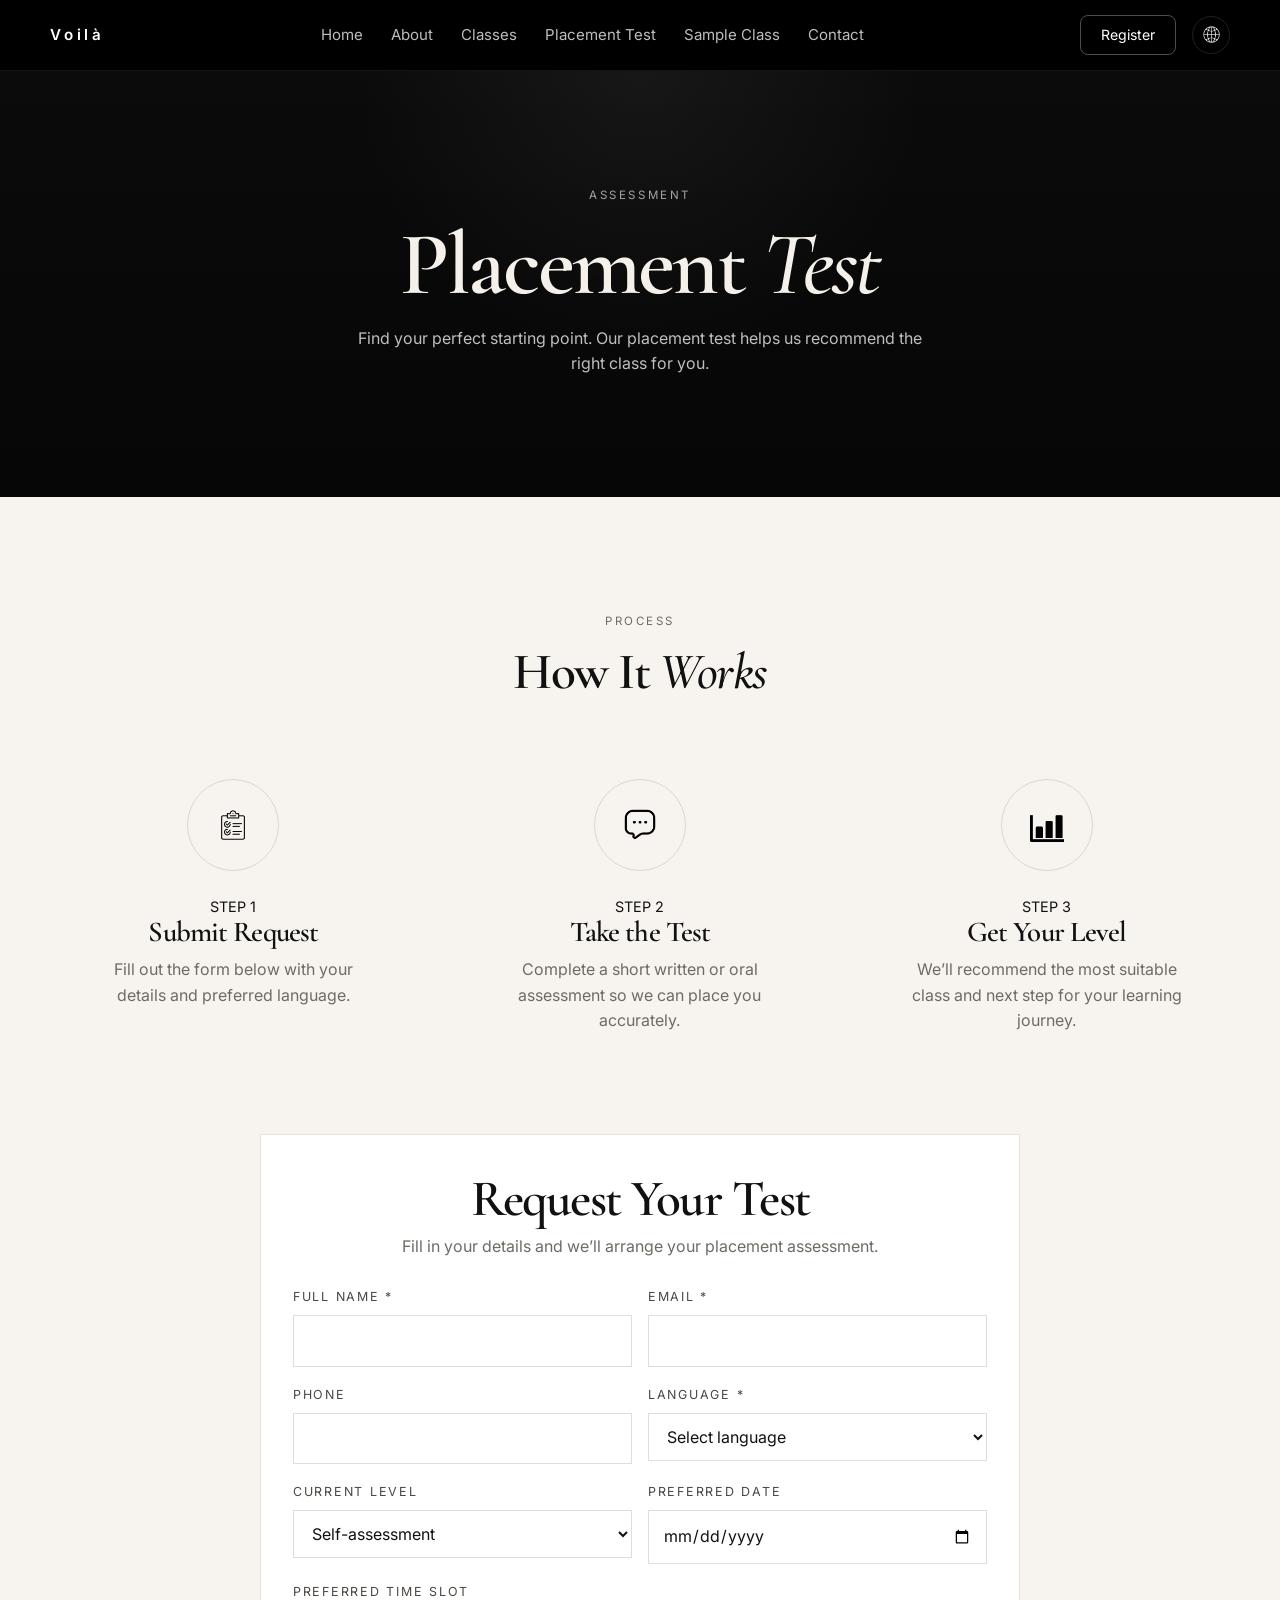
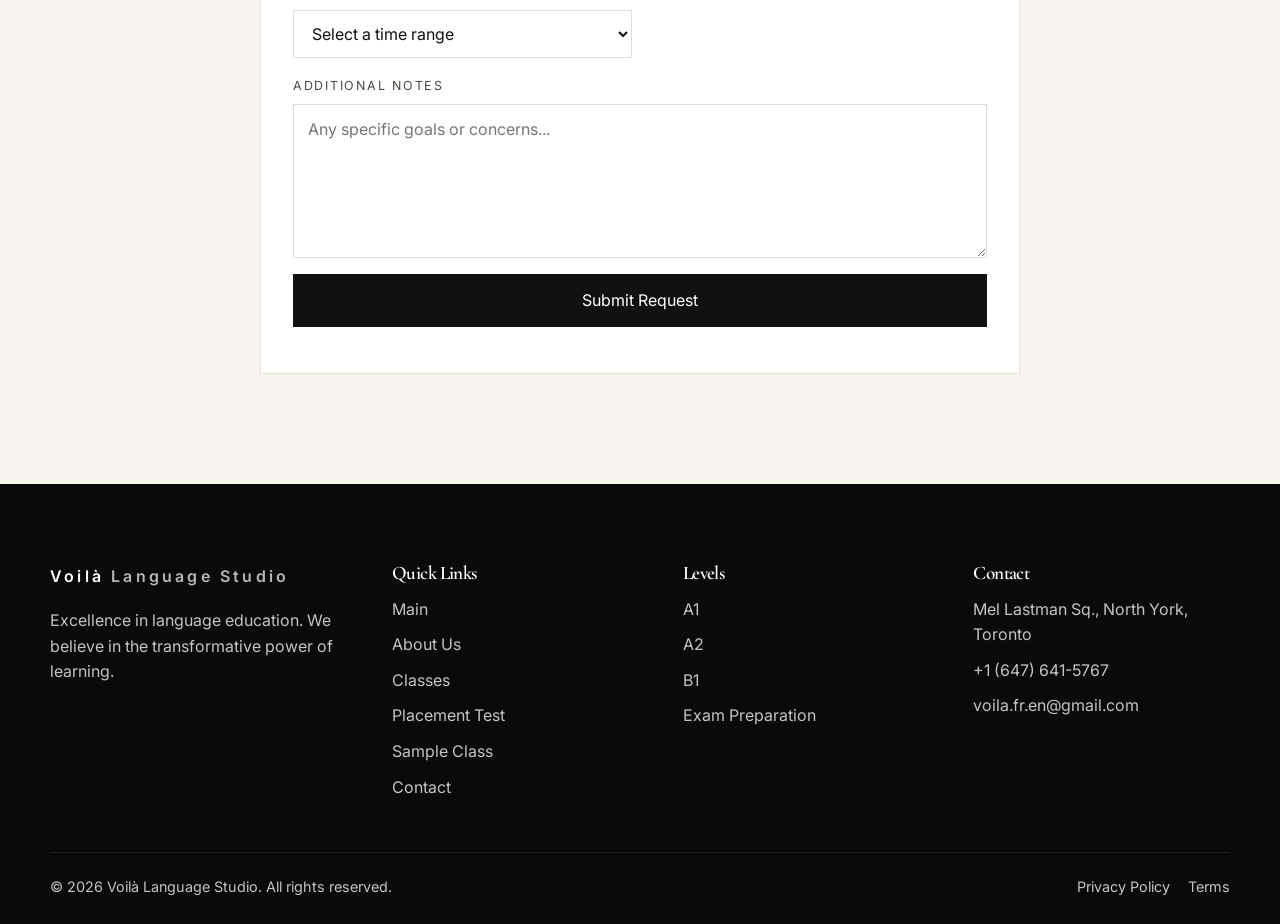
<file: placementTest.html>
<!DOCTYPE html>
<html lang="en">

<head>
    <meta charset="UTF-8" />
    <meta name="viewport" content="width=device-width, initial-scale=1.0" />
    <link rel="icon" type="image/png" href="images/icon.png" />
    <title>Placement Test</title>

    <link rel="preconnect" href="https://fonts.googleapis.com">
    <link rel="preconnect" href="https://fonts.gstatic.com" crossorigin>
    <link href="https://fonts.googleapis.com/css2?family=Cormorant+Garamond:wght@400;500;600;700&family=Inter:wght@300;400;500;600;700&display=swap" rel="stylesheet">

    <link rel="stylesheet" href="placementTest/style.css" />
    <link rel="stylesheet" href="common/site.css" />
</head>

<body>
    <header class="site-header">
        <div class="container nav">
            <a href="index.html" class="logo">Voilà</a>

            <nav class="nav-links">
                <a href="index.html" class="nav-home">Home</a>
                <a href="about.html" class="nav-about">About</a>
                <a href="classes.html" class="nav-classes">Classes</a>
                <a href="placementTest.html" class="nav-placement">Placement Test</a>
                <a href="sampleClasses.html" class="nav-sample">Sample Class</a>
                <a href="contact.html" class="nav-contact">Contact</a>
            </nav>

            <div class="nav-right">
                <a href="register.html" class="nav-register-btn">Register</a>
                <div class="language-switcher">
                    <button class="lang-toggle" aria-label="Change language">
                        <img src="icons/earth-globe.png" alt="Language">
                    </button>

                    <div class="lang-dropdown">
                        <button class="lang-option" data-lang="en">English</button>
                        <button class="lang-option" data-lang="fa">فارسی</button>
                    </div>
                </div>
            </div>
        </div>
    </header>

    <main>
        <section class="placement-hero">
            <div class="container hero-inner">
                <span class="eyebrow light reveal placement-eyebrow">Assessment</span>
                <h1 class="reveal placement-title">Placement <span class="accent-italic">Test</span></h1>
                <p class="hero-text reveal placement-subtitle">
                    Find your perfect starting point. Our placement test helps us recommend the right class for you.
                </p>
            </div>
        </section>

        <section class="section placement-section">
            <div class="container center-heading reveal">
                <span class="eyebrow process-eyebrow">Process</span>
                <h2 class="process-title">How It <span class="accent-italic">Works</span></h2>
            </div>

            <div class="container steps-grid">
                <article class="step-card reveal-up" style="transition-delay: 0s;">
                    <div class="step-icon">
                        <img src="icons/clip-board.png" alt="form">
                    </div>
                    <span class="step-label step-1-label">Step 1</span>
                    <h3 class="step-1-title">Submit Request</h3>
                    <p class="step-1-text">
                        Fill out the form below with your details and preferred language.
                    </p>
                </article>

                <article class="step-card reveal-up" style="transition-delay: 0.08s;">
                    <div class="step-icon">
                        <img src="icons/message.png" alt="chat">
                    </div>
                    <span class="step-label step-2-label">Step 2</span>
                    <h3 class="step-2-title">Take the Test</h3>
                    <p class="step-2-text">
                        Complete a short written or oral assessment so we can place you accurately.
                    </p>
                </article>

                <article class="step-card reveal-up" style="transition-delay: 0.16s;">
                    <div class="step-icon">
                        <img src="icons/bar-graph.png" alt="check">
                    </div>
                    <span class="step-label step-3-label">Step 3</span>
                    <h3 class="step-3-title">Get Your Level</h3>
                    <p class="step-3-text">
                        We’ll recommend the most suitable class and next step for your learning journey.
                    </p>
                </article>
            </div>

            <div class="container form-wrap reveal-up">
                <div class="placement-form-box">
                    <div class="form-heading">
                        <h2 class="form-title">Request Your Test</h2>
                        <p class="form-subtitle">
                            Fill in your details and we’ll arrange your placement assessment.
                        </p>
                    </div>

                    <form class="placement-form" id="placementForm" action="https://formspree.io/f/xwvarrvd" method="POST">
                        <div class="form-grid">
                            <div class="form-group">
                                <label for="fullName" class="label-name">Full Name *</label>
                                <input type="text" id="fullName" name="Full Name" required>
                            </div>

                            <div class="form-group">
                                <label for="email" class="label-email">Email *</label>
                                <input type="email" id="email" name="Email" required>
                            </div>

                            <div class="form-group">
                                <label for="phone" class="label-phone">Phone</label>
                                <input type="text" id="phone" name="Phone">
                            </div>

                            <div class="form-group">
                                <label for="language" class="label-language">Language *</label>
                                <select id="language" name="Language" required>
                <option value="" class="option-select-language">Select language</option>
                <option value="french">French</option>
            </select>
                            </div>

                            <div class="form-group">
                                <label for="level" class="label-level">Current Level</label>
                                <select id="level" name="Current Level">
                <option value="" class="option-self-assessment">Self-assessment</option>
                <option value="a1">A1</option>
                <option value="a2">A2</option>
                <option value="b1">B1</option>
                <option value="b2">B2</option>
                <option value="TEF/TCF">Exam Preparation</option>
            </select>
                            </div>

                            <div class="form-group">
                                <label for="date" class="label-date">Preferred Date</label>
                                <input type="date" id="date" name="Preferred Date">
                            </div>
                            <div class="form-group">
                                <label for="timeSlot" class="label-time">Preferred Time Slot</label>
                                <select id="timeSlot" name="Preferred Time Slot">
                                    <option value="" class="option-select-time">Select a time range</option>
                                    <option value="morning">Morning (9 AM - 12 PM)</option>
                                    <option value="afternoon">Afternoon (12 PM - 5 PM)</option>
                                    <option value="evening">Evening (5 PM - 9 PM)</option>
                                </select>
                            </div>

                            <div class="form-group full-width">
                                <label for="notes" class="label-notes">Additional Notes</label>
                                <textarea id="notes" name="Notes" rows="5" class="notes-placeholder" placeholder="Any specific goals or concerns..."></textarea>
                            </div>
                        </div>

                        <button type="submit" class="submit-btn form-submit-btn">Submit Request</button>
                        <p class="form-message" id="formMessage"></p>
                    </form>
                </div>
            </div>
        </section>
    </main>
    <footer class="site-footer" id="contact">
        <div class="container footer-grid">
            <div>
                <a href="index.html" class="footer-logo">Voilà <span>Language Studio</span></a>
                <p class="footer-desc">
                    Excellence in language education. We believe in the transformative power of learning.
                </p>
            </div>

            <div>
                <h4 class="footer-quick-title">Quick Links</h4>
                <ul>
                    <li><a href="index.html" class="footer-main-link">Main</a></li>
                    <li><a href="about.html" class="footer-about-link">About Us</a></li>
                    <li><a href="classes.html" class="footer-classes-link">Classes</a></li>
                    <li><a href="placementTest.html" class="footer-placement-link">Placement Test</a></li>
                    <li><a href="sampleClasses.html" class="footer-sample-link">Sample Class</a></li>
                    <li><a href="contact.html" class="footer-contact-link">Contact</a></li>
                </ul>
            </div>

            <div>
                <h4 class="footer-levels-title">Levels</h4>
                <ul>
                    <li>A1</li>
                    <li>A2</li>
                    <li>B1</li>
                    <li class="footer-exam-text">Exam Preparation</li>
                </ul>
            </div>

            <div>
                <h4 class="footer-contact-title">Contact</h4>
                <ul>
                    <li class="footer-address">Mel Lastman Sq., North York, Toronto</li>
                    <li>+1 (647) 641-5767</li>
                    <li>voila.fr.en@gmail.com</li>
                </ul>
            </div>
        </div>

        <div class="container footer-bottom">
            <p class="footer-copy">© 2026 Voilà Language Studio. All rights reserved.</p>
            <div class="footer-bottom-links">
                <a href="privacy.html" class="privacy-link">Privacy Policy</a>
                <a href="terms.html" class="terms-link">Terms</a>
            </div>
        </div>
    </footer>

    <script src="placementTest/script.js"></script>
</body>

</html>
</file>
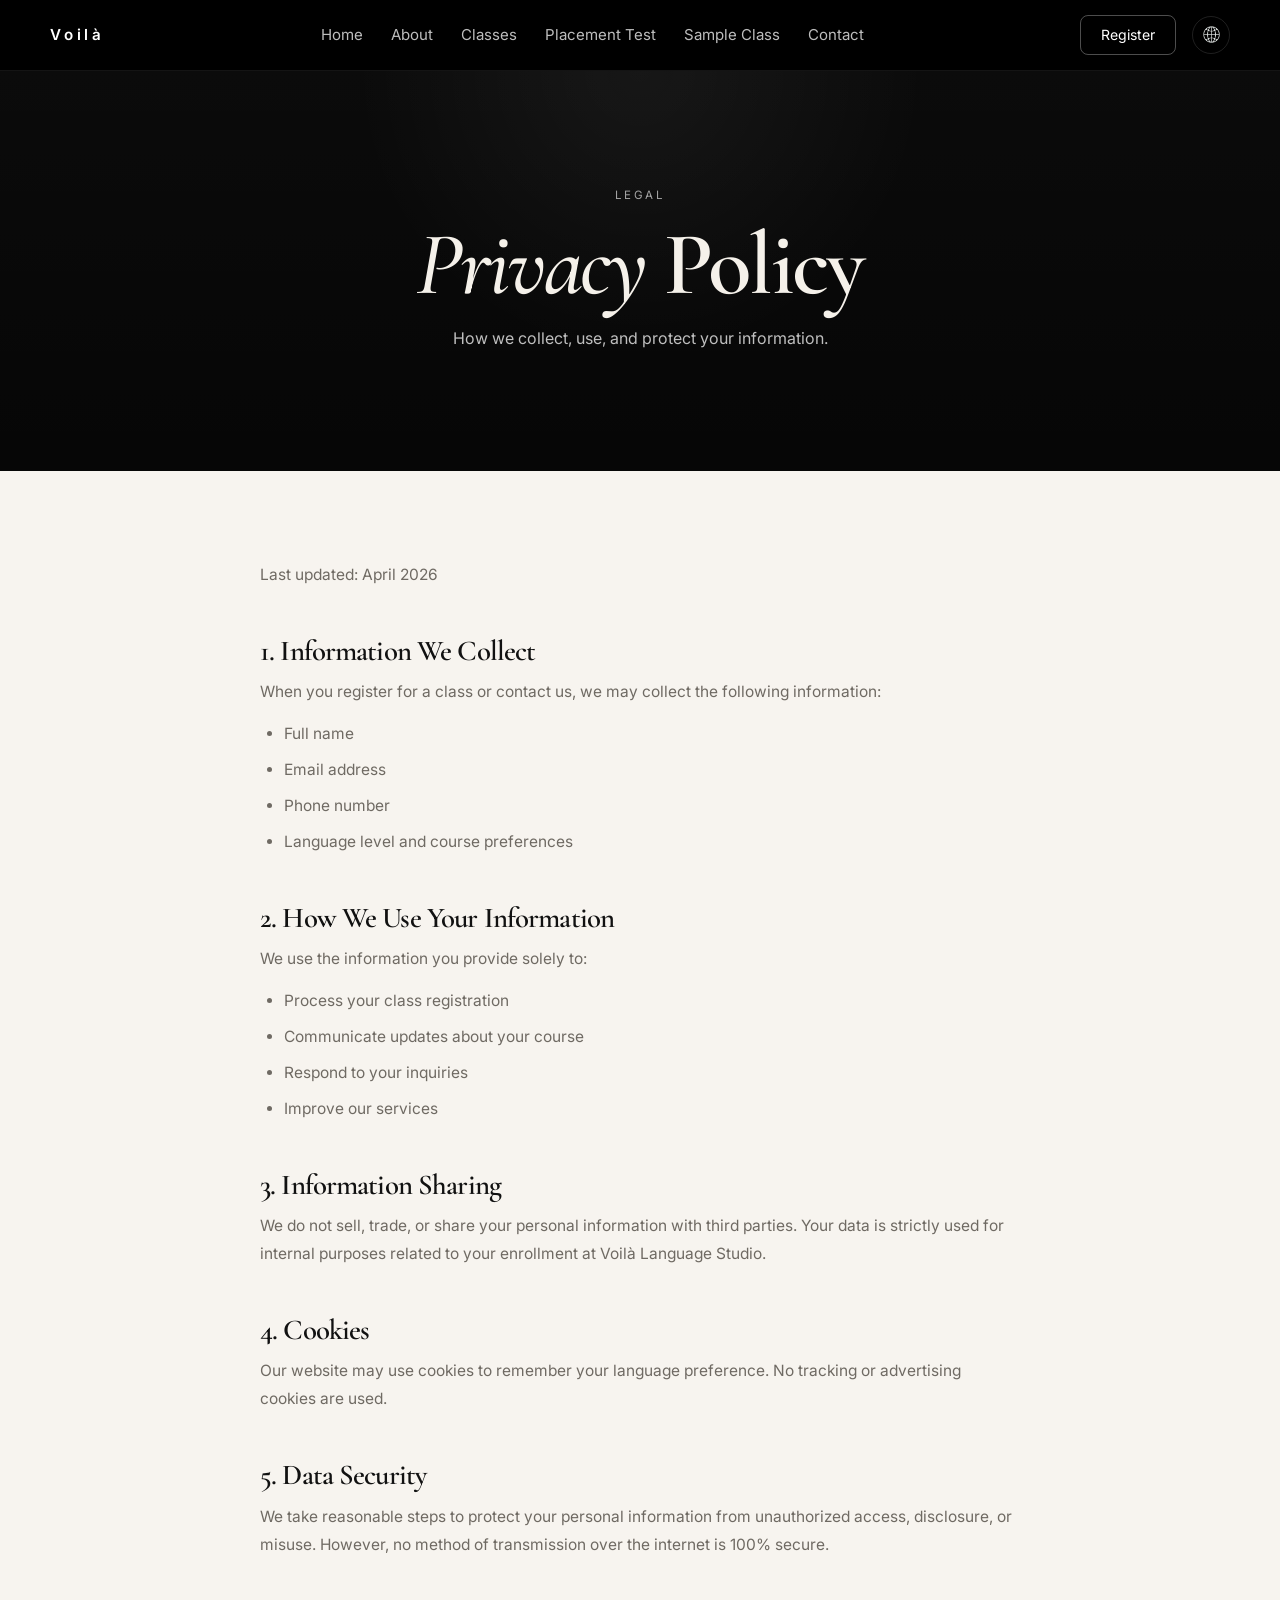
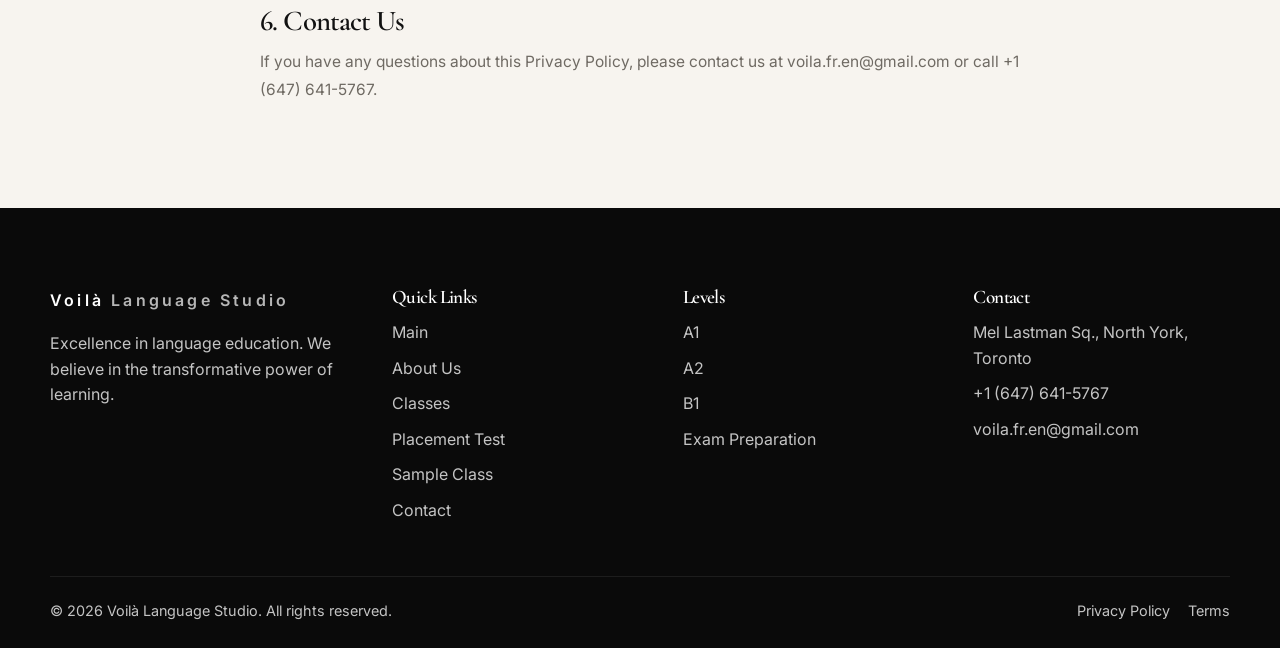
<file: privacy.html>
<!DOCTYPE html>
<html lang="en">

<head>
    <meta charset="UTF-8" />
    <meta name="viewport" content="width=device-width, initial-scale=1.0" />
    <link rel="icon" type="image/png" href="images/icon.png" />
    <title>Privacy Policy</title>

    <link rel="preconnect" href="https://fonts.googleapis.com">
    <link rel="preconnect" href="https://fonts.gstatic.com" crossorigin>
    <link href="https://fonts.googleapis.com/css2?family=Cormorant+Garamond:wght@400;500;600;700&family=Inter:wght@300;400;500;600;700&display=swap" rel="stylesheet">

    <link rel="stylesheet" href="classes/style.css" />
    <link rel="stylesheet" href="common/site.css" />
    <style>
        .policy-hero {
            background: radial-gradient(circle at top, rgba(255, 255, 255, 0.05), transparent 38%), linear-gradient(180deg, rgba(255, 255, 255, 0.02), rgba(255, 255, 255, 0)), #060606;
            text-align: center;
            padding: 110px 0 120px;
        }
        
        .policy-body {
            background: var(--surface-soft);
            padding: 90px 0;
        }
        
        .policy-content {
            max-width: 760px;
            margin: 0 auto;
        }
        
        .policy-content h2 {
            font-size: 1.8rem;
            margin: 48px 0 14px;
            color: var(--text-dark);
        }
        
        .policy-content h2:first-child {
            margin-top: 0;
        }
        
        .policy-content p {
            color: var(--muted-dark);
            font-size: 0.97rem;
            line-height: 1.8;
            margin-bottom: 14px;
        }
        
        .policy-content ul {
            list-style: disc;
            padding-left: 24px;
            color: var(--muted-dark);
            font-size: 0.97rem;
            line-height: 1.8;
            margin-bottom: 14px;
        }
        
        .policy-content ul li {
            margin-bottom: 8px;
        }
        
        .policy-updated {
            font-size: 0.82rem;
            color: #aaa49c;
            margin-bottom: 48px;
        }
    </style>
</head>

<body>
    <header class="site-header">
        <div class="container nav">
            <a href="index.html" class="logo">Voilà</a>

            <nav class="nav-links">
                <a href="index.html" class="nav-home">Home</a>
                <a href="about.html" class="nav-about">About</a>
                <a href="classes.html" class="nav-classes">Classes</a>
                <a href="placementTest.html" class="nav-placement">Placement Test</a>
                <a href="sampleClasses.html" class="nav-sample">Sample Class</a>
                <a href="contact.html" class="nav-contact">Contact</a>
            </nav>

            <div class="nav-right">
                <a href="register.html" class="nav-register-btn">Register</a>
                <div class="language-switcher">
                    <button class="lang-toggle" aria-label="Change language">
                        <img src="icons/earth-globe.png" alt="Language">
                    </button>

                    <div class="lang-dropdown">
                        <button class="lang-option" data-lang="en">English</button>
                        <button class="lang-option" data-lang="fa">فارسی</button>
                    </div>
                </div>
            </div>
        </div>
    </header>

    <main>
        <section class="policy-hero">
            <div class="container hero-inner">
                <span class="eyebrow light reveal-up" data-en="Legal" data-fa="قانونی">Legal</span>
                <h1 class="reveal-up"><span class="accent-italic" data-en="Privacy" data-fa="حریم خصوصی">Privacy</span> Policy</h1>
                <p class="hero-text reveal-up" data-en="How we collect, use, and protect your information." data-fa="چگونه اطلاعات شما را جمع‌آوری، استفاده و محافظت می‌کنیم.">
                    How we collect, use, and protect your information.
                </p>
            </div>
        </section>

        <section class="policy-body">
            <div class="container">
                <div class="policy-content">
                    <p class="policy-updated reveal-up" data-en="Last updated: April 2026" data-fa="آخرین بروزرسانی: آوریل ۲۰۲۶">Last updated: April 2026</p>

                    <h2 class="reveal-up" data-en="1. Information We Collect" data-fa="۱. اطلاعاتی که جمع‌آوری می‌کنیم">1. Information We Collect</h2>
                    <p class="reveal-up" data-en="When you register for a class or contact us, we may collect the following information:" data-fa="هنگامی که برای کلاسی ثبت‌نام می‌کنید یا با ما تماس می‌گیرید، ممکن است اطلاعات زیر را جمع‌آوری کنیم:">
                        When you register for a class or contact us, we may collect the following information:
                    </p>
                    <ul class="reveal-up">
                        <li data-en="Full name" data-fa="نام و نام خانوادگی">Full name</li>
                        <li data-en="Email address" data-fa="آدرس ایمیل">Email address</li>
                        <li data-en="Phone number" data-fa="شماره تلفن">Phone number</li>
                        <li data-en="Language level and course preferences" data-fa="سطح زبان و ترجیحات دوره">Language level and course preferences</li>
                    </ul>

                    <h2 class="reveal-up" data-en="2. How We Use Your Information" data-fa="۲. چگونه از اطلاعات شما استفاده می‌کنیم">2. How We Use Your Information</h2>
                    <p class="reveal-up" data-en="We use the information you provide solely to:" data-fa="ما از اطلاعاتی که ارائه می‌دهید فقط برای موارد زیر استفاده می‌کنیم:">
                        We use the information you provide solely to:
                    </p>
                    <ul class="reveal-up">
                        <li data-en="Process your class registration" data-fa="پردازش ثبت‌نام کلاس شما">Process your class registration</li>
                        <li data-en="Communicate updates about your course" data-fa="اطلاع‌رسانی درباره دوره شما">Communicate updates about your course</li>
                        <li data-en="Respond to your inquiries" data-fa="پاسخ به سوالات شما">Respond to your inquiries</li>
                        <li data-en="Improve our services" data-fa="بهبود خدمات ما">Improve our services</li>
                    </ul>

                    <h2 class="reveal-up" data-en="3. Information Sharing" data-fa="۳. اشتراک‌گذاری اطلاعات">3. Information Sharing</h2>
                    <p class="reveal-up" data-en="We do not sell, trade, or share your personal information with third parties. Your data is strictly used for internal purposes related to your enrollment at Voilà Language Studio." data-fa="ما اطلاعات شخصی شما را نمی‌فروشیم، معامله نمی‌کنیم یا با اشخاص ثالث به اشتراک نمی‌گذاریم. داده‌های شما صرفاً برای اهداف داخلی مرتبط با ثبت‌نام شما در <bdi dir=&quot;ltr&quot;>Voilà Language Studio</bdi> استفاده می‌شود.">
                        We do not sell, trade, or share your personal information with third parties. Your data is strictly used for internal purposes related to your enrollment at Voilà Language Studio.
                    </p>

                    <h2 class="reveal-up" data-en="4. Cookies" data-fa="۴. کوکی‌ها">4. Cookies</h2>
                    <p class="reveal-up" data-en="Our website may use cookies to remember your language preference. No tracking or advertising cookies are used." data-fa="وب‌سایت ما ممکن است از کوکی‌ها برای به خاطر سپردن ترجیح زبانی شما استفاده کند. هیچ کوکی ردیابی یا تبلیغاتی استفاده نمی‌شود.">
                        Our website may use cookies to remember your language preference. No tracking or advertising cookies are used.
                    </p>

                    <h2 class="reveal-up" data-en="5. Data Security" data-fa="۵. امنیت داده">5. Data Security</h2>
                    <p class="reveal-up" data-en="We take reasonable steps to protect your personal information from unauthorized access, disclosure, or misuse. However, no method of transmission over the internet is 100% secure." data-fa="ما اقدامات معقولی برای حفاظت از اطلاعات شخصی شما در برابر دسترسی غیرمجاز، افشا یا سوءاستفاده انجام می‌دهیم. با این حال، هیچ روش انتقالی از طریق اینترنت ۱۰۰٪ امن نیست.">
                        We take reasonable steps to protect your personal information from unauthorized access, disclosure, or misuse. However, no method of transmission over the internet is 100% secure.
                    </p>

                    <h2 class="reveal-up" data-en="6. Contact Us" data-fa="۶. تماس با ما">6. Contact Us</h2>
                    <p class="reveal-up" data-en="If you have any questions about this Privacy Policy, please contact us at voila.fr.en@gmail.com or call +1 (647) 641-5767." data-fa="اگر سوالی درباره این سیاست حریم خصوصی دارید، لطفاً با ما از طریق voila.fr.en@gmail.com یا تماس با شماره ۵۷۶۷-۶۴۱ (۶۴۷) ۱+ تماس بگیرید.">
                        If you have any questions about this Privacy Policy, please contact us at voila.fr.en@gmail.com or call +1 (647) 641-5767.
                    </p>
                </div>
            </div>
        </section>
    </main>
    <footer class="site-footer" id="contact">
        <div class="container footer-grid">
            <div>
                <a href="index.html" class="footer-logo">Voilà <span>Language Studio</span></a>
                <p class="footer-desc">
                    Excellence in language education. We believe in the transformative power of learning.
                </p>
            </div>

            <div>
                <h4 class="footer-quick-title">Quick Links</h4>
                <ul>
                    <li><a href="index.html" class="footer-main-link">Main</a></li>
                    <li><a href="about.html" class="footer-about-link">About Us</a></li>
                    <li><a href="classes.html" class="footer-classes-link">Classes</a></li>
                    <li><a href="placementTest.html" class="footer-placement-link">Placement Test</a></li>
                    <li><a href="sampleClasses.html" class="footer-sample-link">Sample Class</a></li>
                    <li><a href="contact.html" class="footer-contact-link">Contact</a></li>
                </ul>
            </div>

            <div>
                <h4 class="footer-levels-title">Levels</h4>
                <ul>
                    <li>A1</li>
                    <li>A2</li>
                    <li>B1</li>
                    <li class="footer-exam-text">Exam Preparation</li>
                </ul>
            </div>

            <div>
                <h4 class="footer-contact-title">Contact</h4>
                <ul>
                    <li class="footer-address">Mel Lastman Sq., North York, Toronto</li>
                    <li>+1 (647) 641-5767</li>
                    <li>voila.fr.en@gmail.com</li>
                </ul>
            </div>
        </div>

        <div class="container footer-bottom">
            <p class="footer-copy">© 2026 Voilà Language Studio. All rights reserved.</p>
            <div class="footer-bottom-links">
                <a href="privacy.html" class="privacy-link">Privacy Policy</a>
                <a href="terms.html" class="terms-link">Terms</a>
            </div>
        </div>
    </footer>

    <script>
        document.addEventListener("DOMContentLoaded", () => {
            // Reveal animation
            const revealObserver = new IntersectionObserver((entries, obs) => {
                entries.forEach(entry => {
                    if (entry.isIntersecting) {
                        entry.target.classList.add("active");
                        obs.unobserve(entry.target);
                    }
                });
            }, {
                threshold: 0.15
            });
            document.querySelectorAll(".reveal, .reveal-left, .reveal-right, .reveal-up").forEach(el => revealObserver.observe(el));

            // Language switcher
            const langToggle = document.querySelector(".lang-toggle");
            const langDropdown = document.querySelector(".lang-dropdown");

            if (langToggle && langDropdown) {
                langToggle.addEventListener("click", () => langDropdown.classList.toggle("show"));
                document.addEventListener("click", (e) => {
                    if (!e.target.closest(".language-switcher")) langDropdown.classList.remove("show");
                });
            }

            function setLanguage(lang) {
                document.documentElement.lang = lang;
                document.documentElement.dir = lang === "fa" ? "rtl" : "ltr";
                localStorage.setItem("siteLanguage", lang);

                document.querySelectorAll("[data-en]").forEach(el => {
                    el.innerHTML = lang === "fa" ? el.dataset.fa : el.dataset.en;
                });

                // h1 special case
                const h1 = document.querySelector("h1");
                if (lang === "fa") {
                    h1.innerHTML = '<span class="accent-italic">حریم خصوصی</span> سیاست';
                } else {
                    h1.innerHTML = '<span class="accent-italic">Privacy</span> Policy';
                }

                // nav
                const navLabels = {
                    en: ["Home", "About", "Classes", "Placement Test", "Sample Class", "Contact"],
                    fa: ["خانه", "درباره ما", "کلاس‌ها", "تعیین سطح", "کلاس نمونه", "تماس"]
                };
                document.querySelectorAll(".nav-links a").forEach((a, i) => {
                    a.textContent = navLabels[lang][i];
                });

                const registerBtn = document.querySelector(".nav-register-btn");
                if (registerBtn) registerBtn.textContent = lang === "fa" ? "ثبت‌نام" : "Register";

                const footerText = {
                    en: {
                        logo: "Voilà <span>Language Studio</span>",
                        desc: "Excellence in language education. We believe in the transformative power of learning.",
                        quick: "Quick Links",
                        levels: "Levels",
                        contact: "Contact",
                        main: "Main",
                        about: "About Us",
                        classes: "Classes",
                        placement: "Placement Test",
                        sample: "Sample Class",
                        exam: "Exam Preparation",
                        address: "Mel Lastman Sq., North York, Toronto",
                        copy: "© 2026 Voilà Language Studio. All rights reserved.",
                        privacy: "Privacy Policy",
                        terms: "Terms"
                    },
                    fa: {
                        logo: '<bdi dir=&quot;ltr&quot;>Voilà <span>Language Studio</span></bdi>',
                        desc: "آموزش زبان با کیفیت. ما به قدرت تحول‌آفرین یادگیری باور داریم.",
                        quick: "لینک‌های سریع",
                        levels: "سطوح",
                        contact: "تماس",
                        main: "صفحه اصلی",
                        about: "درباره ما",
                        classes: "کلاس‌ها",
                        placement: "تعیین سطح",
                        sample: "کلاس نمونه",
                        exam: "آمادگی آزمون",
                        address: "مل لستمن اسکوئر، نورث یورک، تورنتو",
                        copy: "© 2026 <bdi dir=&quot;ltr&quot;>Voilà Language Studio</bdi>. تمامی حقوق محفوظ است.",
                        privacy: "حریم خصوصی",
                        terms: "قوانین"
                    }
                }[lang];

                document.querySelector(".footer-logo").innerHTML = footerText.logo;
                document.querySelector(".footer-desc").textContent = footerText.desc;
                document.querySelector(".footer-quick-title").textContent = footerText.quick;
                document.querySelector(".footer-levels-title").textContent = footerText.levels;
                document.querySelector(".footer-contact-title").textContent = footerText.contact;
                document.querySelector(".footer-main-link").textContent = footerText.main;
                document.querySelector(".footer-about-link").textContent = footerText.about;
                document.querySelector(".footer-classes-link").textContent = footerText.classes;
                document.querySelector(".footer-placement-link").textContent = footerText.placement;
                document.querySelector(".footer-sample-link").textContent = footerText.sample;
                document.querySelector(".footer-contact-link").textContent = footerText.contact;
                document.querySelector(".footer-exam-text").textContent = footerText.exam;
                document.querySelector(".footer-address").textContent = footerText.address;
                document.querySelector(".footer-copy").innerHTML = footerText.copy;
                document.querySelector(".privacy-link").textContent = footerText.privacy;
                document.querySelector(".terms-link").textContent = footerText.terms;
            }

            document.querySelectorAll(".lang-option").forEach(opt => {
                opt.addEventListener("click", () => {
                    setLanguage(opt.dataset.lang);
                    langDropdown.classList.remove("show");
                });
            });

            const saved = localStorage.getItem("siteLanguage") || "en";
            setLanguage(saved);
        });
    </script>
</body>

</html>
</file>
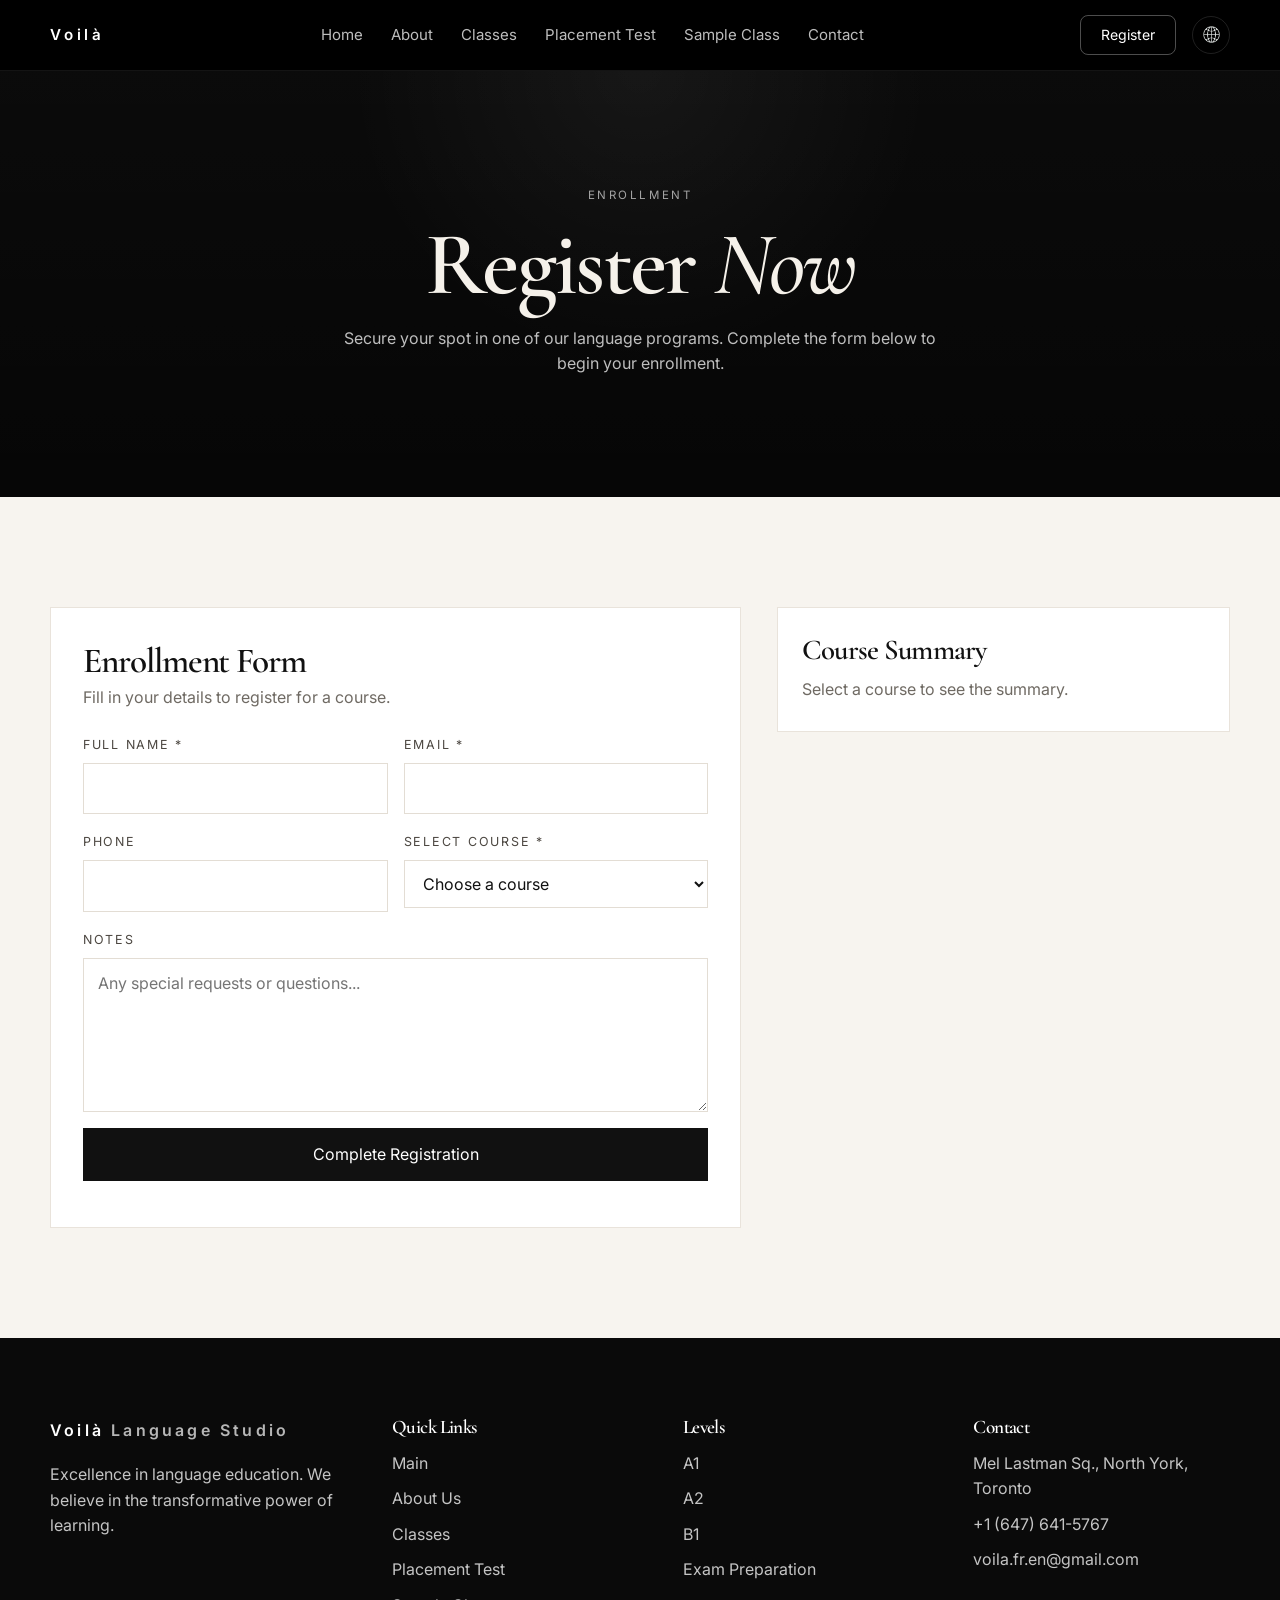
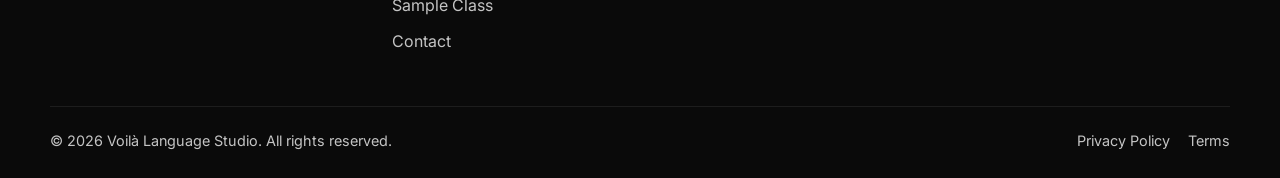
<file: register.html>
<!-- register.html -->
<!DOCTYPE html>
<html lang="en">

<head>
    <meta charset="UTF-8" />
    <meta name="viewport" content="width=device-width, initial-scale=1.0" />
    <link rel="icon" type="image/png" href="images/icon.png" />
    <title>Registration</title>

    <link rel="preconnect" href="https://fonts.googleapis.com">
    <link rel="preconnect" href="https://fonts.gstatic.com" crossorigin>
    <link href="https://fonts.googleapis.com/css2?family=Cormorant+Garamond:wght@400;500;600;700&family=Inter:wght@300;400;500;600;700&display=swap" rel="stylesheet">

    <link rel="stylesheet" href="register/style.css" />
    <link rel="stylesheet" href="common/site.css" />
</head>

<body>
    <header class="site-header">
        <div class="container nav">
            <a href="index.html" class="logo">Voilà</a>

            <nav class="nav-links">
                <a href="index.html" class="nav-home">Home</a>
                <a href="about.html" class="nav-about">About</a>
                <a href="classes.html" class="nav-classes">Classes</a>
                <a href="placementTest.html" class="nav-placement">Placement Test</a>
                <a href="sampleClasses.html" class="nav-sample">Sample Class</a>
                <a href="contact.html" class="nav-contact">Contact</a>
            </nav>

            <div class="nav-right">
                <a href="register.html" class="nav-register-btn">Register</a>
                <div class="language-switcher">
                    <button class="lang-toggle" aria-label="Change language">
                        <img src="icons/earth-globe.png" alt="Language">
                    </button>

                    <div class="lang-dropdown">
                        <button class="lang-option" data-lang="en">English</button>
                        <button class="lang-option" data-lang="fa">فارسی</button>
                    </div>
                </div>
            </div>
        </div>
    </header>
        <main>
            <section class="register-hero">
                <div class="container hero-inner">
                    <span class="eyebrow light reveal register-eyebrow">Enrollment</span>
                    <h1 class="reveal register-title">Register <span class="accent-italic">Now</span></h1>
                    <p class="hero-text reveal register-subtitle">
                        Secure your spot in one of our language programs. Complete the form below to begin your enrollment.
                    </p>
                </div>
            </section>

            <section class="section register-section">
                <div class="container register-grid">
                    <div class="register-form-wrap reveal-left">
                        <div class="register-form-box">
                            <div class="form-heading">
                                <h2 class="form-title">Enrollment Form</h2>
                                <p class="form-subtitle">Fill in your details to register for a course.</p>
                            </div>

                            <form id="registrationForm" class="register-form">
                                <div class="form-grid">
                                    <div class="form-group">
                                        <label for="fullName" class="label-name">Full Name *</label>
                                        <input type="text" id="fullName" name="fullName" required>
                                    </div>

                                    <div class="form-group">
                                        <label for="email" class="label-email">Email *</label>
                                        <input type="email" id="email" name="email" required>
                                    </div>

                                    <div class="form-group">
                                        <label for="phone" class="label-phone">Phone</label>
                                        <input type="text" id="phone" name="phone">
                                    </div>

                                    <div class="form-group">
                                        <label for="course" class="label-course">Select Course *</label>
                                        <select id="course" name="course" required>
                  </select>
                                    </div>

                                    <div class="form-group full-width class-option-group hidden-group" id="classOptionGroup">
                                        <label for="classOption" class="label-class-option">Available Class *</label>
                                        <select id="classOption" name="classOption">
                    <option value="" class="option-select-class">Choose a class option</option>
                  </select>
                                    </div>

                                    <div class="form-group full-width">
                                        <label for="notes" class="label-notes">Notes</label>
                                        <textarea id="notes" name="notes" rows="5" placeholder="Any special requests or questions..."></textarea>
                                    </div>
                                </div>
                                <button type="submit" class="submit-btn form-submit-btn">
                                    Complete Registration
                                </button>
                                <p class="form-message" id="formMessage"></p>
                            </form>
                        </div>
                    </div>

                    <div class="register-summary-wrap reveal-right">
                        <div class="summary-box">
                            <h3 class="summary-title">Course Summary</h3>
                            <p class="summary-default" id="summaryDefault">Select a course to see the summary.</p>

                            <div class="summary-content" id="summaryContent">
                                <h4 id="summaryCourseTitle"></h4>
                                <p id="summaryCourseText"></p>

                                <div class="summary-meta">
                                    <span id="summaryDuration"></span>
                                    <span id="summaryLevel"></span>
                                    <span id="summaryFormat"></span>
                                    <span id="summarySchedule"></span>
                                    <span id="summaryPrice"></span>
                                </div>
                            </div>
                        </div>
                    </div>
                </div>
            </section>
        </main>
    <footer class="site-footer" id="contact">
        <div class="container footer-grid">
            <div>
                <a href="index.html" class="footer-logo">Voilà <span>Language Studio</span></a>
                <p class="footer-desc">
                    Excellence in language education. We believe in the transformative power of learning.
                </p>
            </div>

            <div>
                <h4 class="footer-quick-title">Quick Links</h4>
                <ul>
                    <li><a href="index.html" class="footer-main-link">Main</a></li>
                    <li><a href="about.html" class="footer-about-link">About Us</a></li>
                    <li><a href="classes.html" class="footer-classes-link">Classes</a></li>
                    <li><a href="placementTest.html" class="footer-placement-link">Placement Test</a></li>
                    <li><a href="sampleClasses.html" class="footer-sample-link">Sample Class</a></li>
                    <li><a href="contact.html" class="footer-contact-link">Contact</a></li>
                </ul>
            </div>

            <div>
                <h4 class="footer-levels-title">Levels</h4>
                <ul>
                    <li>A1</li>
                    <li>A2</li>
                    <li>B1</li>
                    <li class="footer-exam-text">Exam Preparation</li>
                </ul>
            </div>

            <div>
                <h4 class="footer-contact-title">Contact</h4>
                <ul>
                    <li class="footer-address">Mel Lastman Sq., North York, Toronto</li>
                    <li>+1 (647) 641-5767</li>
                    <li>voila.fr.en@gmail.com</li>
                </ul>
            </div>
        </div>

        <div class="container footer-bottom">
            <p class="footer-copy">© 2026 Voilà Language Studio. All rights reserved.</p>
            <div class="footer-bottom-links">
                <a href="privacy.html" class="privacy-link">Privacy Policy</a>
                <a href="terms.html" class="terms-link">Terms</a>
            </div>
        </div>
    </footer>

        <script src="./data/cources.js"></script>
        <script src="register/script.js"></script>
</body>

</html>
</file>
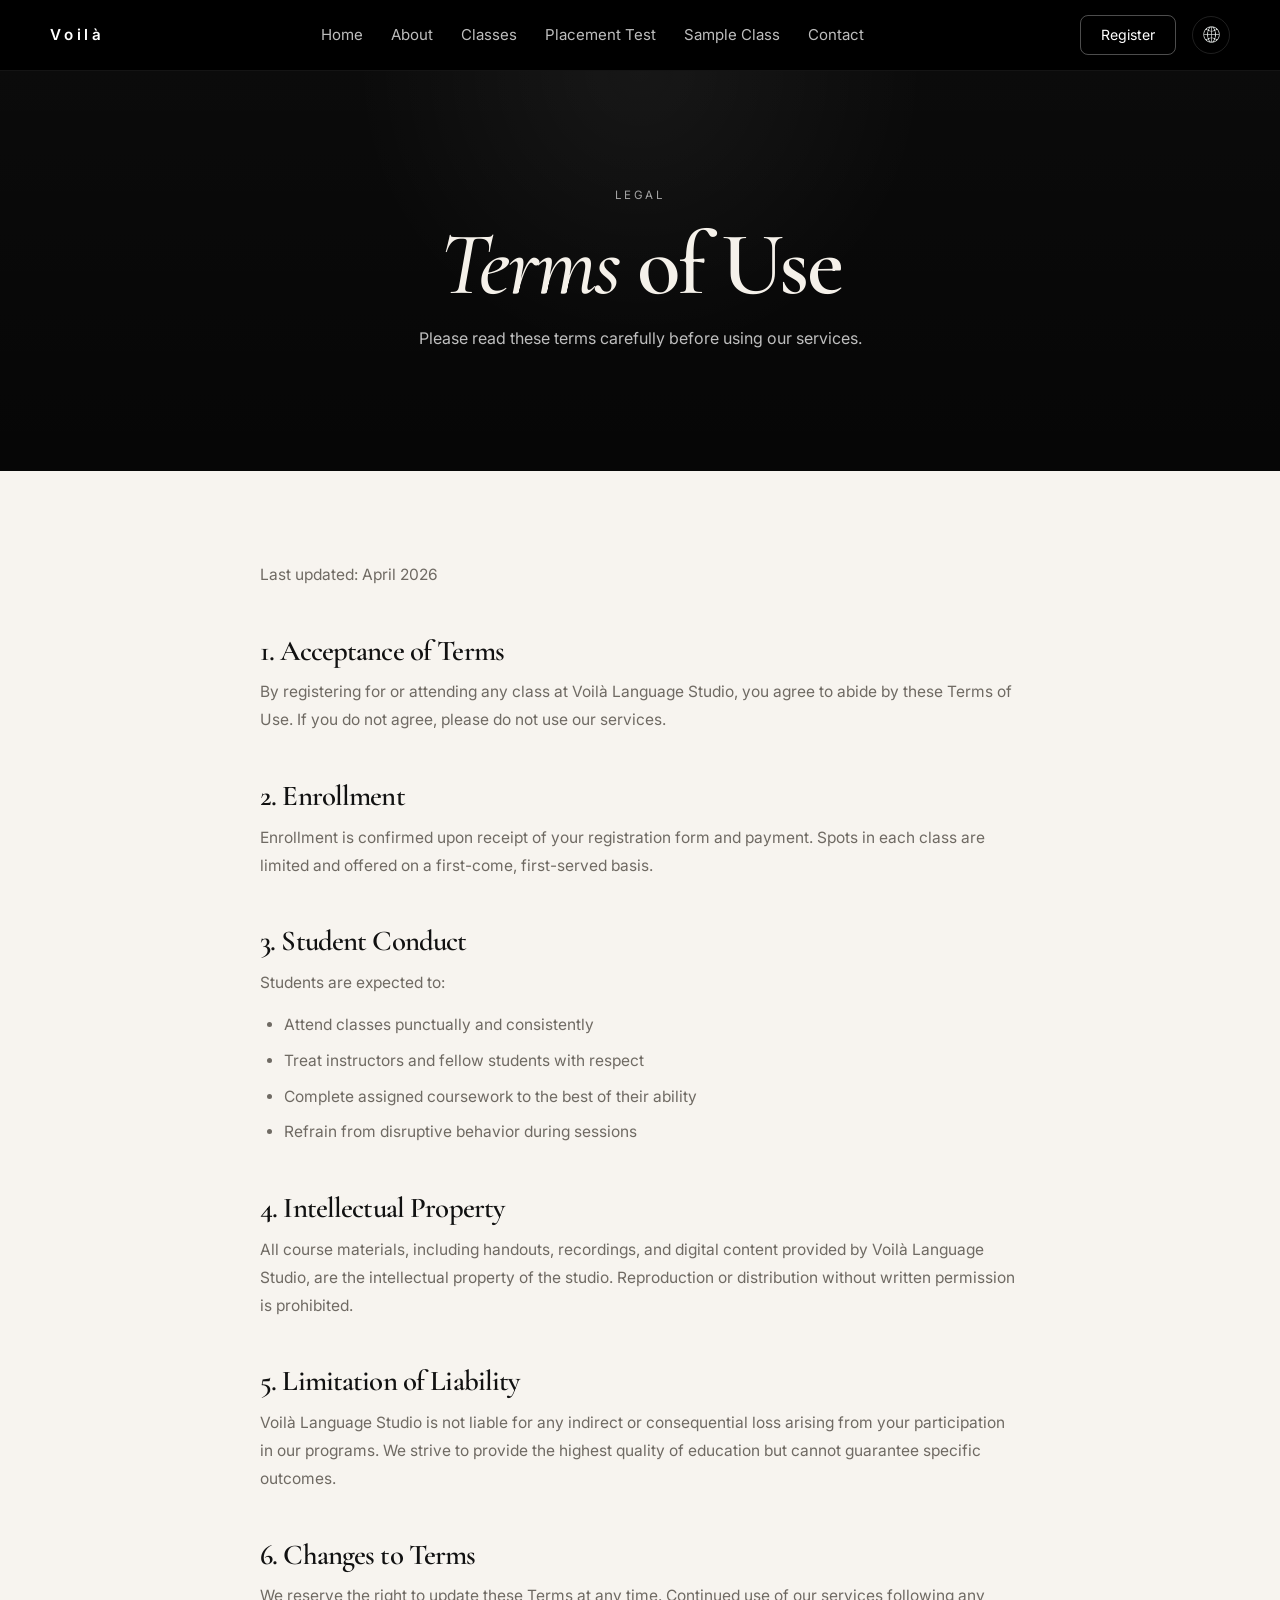
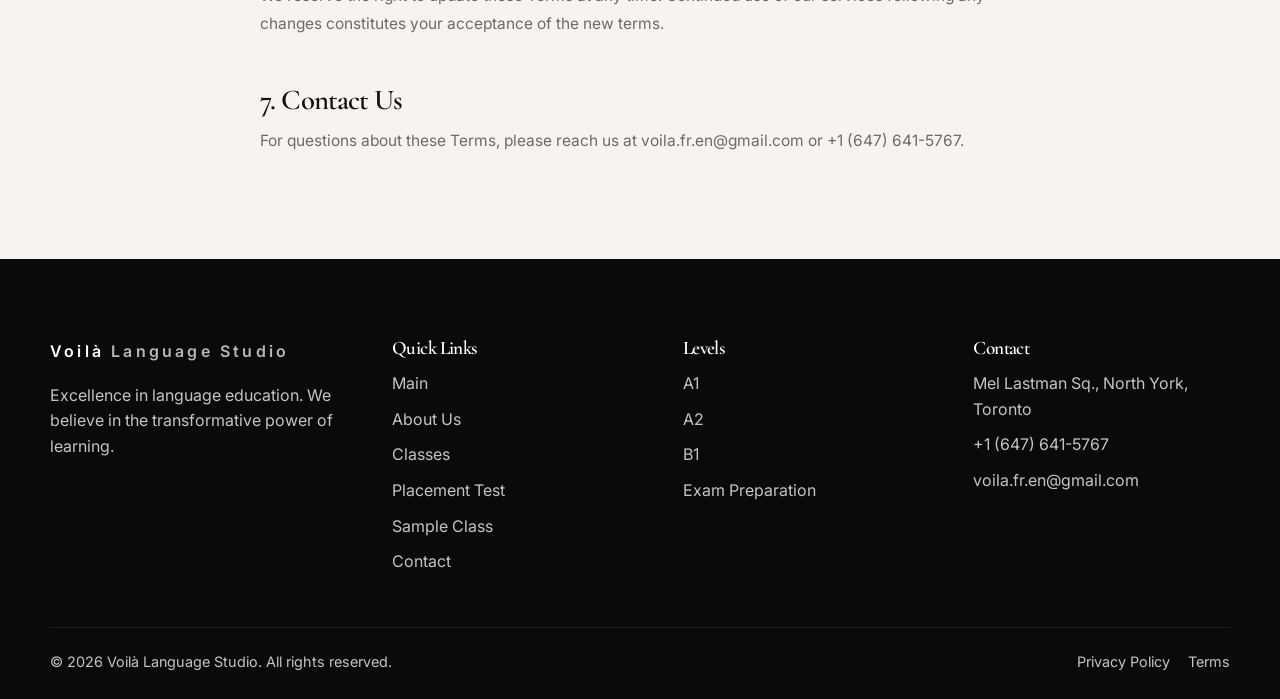
<file: terms.html>
<!DOCTYPE html>
<html lang="en">

<head>
    <meta charset="UTF-8" />
    <meta name="viewport" content="width=device-width, initial-scale=1.0" />
    <link rel="icon" type="image/png" href="images/icon.png" />
    <title>Terms of Use</title>

    <link rel="preconnect" href="https://fonts.googleapis.com">
    <link rel="preconnect" href="https://fonts.gstatic.com" crossorigin>
    <link href="https://fonts.googleapis.com/css2?family=Cormorant+Garamond:wght@400;500;600;700&family=Inter:wght@300;400;500;600;700&display=swap" rel="stylesheet">

    <link rel="stylesheet" href="classes/style.css" />
    <link rel="stylesheet" href="common/site.css" />
    <style>
        .policy-hero {
            background: radial-gradient(circle at top, rgba(255, 255, 255, 0.05), transparent 38%), linear-gradient(180deg, rgba(255, 255, 255, 0.02), rgba(255, 255, 255, 0)), #060606;
            text-align: center;
            padding: 110px 0 120px;
        }
        
        .policy-body {
            background: var(--surface-soft);
            padding: 90px 0;
        }
        
        .policy-content {
            max-width: 760px;
            margin: 0 auto;
        }
        
        .policy-content h2 {
            font-size: 1.8rem;
            margin: 48px 0 14px;
            color: var(--text-dark);
        }
        
        .policy-content h2:first-child {
            margin-top: 0;
        }
        
        .policy-content p {
            color: var(--muted-dark);
            font-size: 0.97rem;
            line-height: 1.8;
            margin-bottom: 14px;
        }
        
        .policy-content ul {
            list-style: disc;
            padding-left: 24px;
            color: var(--muted-dark);
            font-size: 0.97rem;
            line-height: 1.8;
            margin-bottom: 14px;
        }
        
        .policy-content ul li {
            margin-bottom: 8px;
        }
        
        .policy-updated {
            font-size: 0.82rem;
            color: #aaa49c;
            margin-bottom: 48px;
        }
    </style>
</head>

<body>
    <header class="site-header">
        <div class="container nav">
            <a href="index.html" class="logo">Voilà</a>

            <nav class="nav-links">
                <a href="index.html" class="nav-home">Home</a>
                <a href="about.html" class="nav-about">About</a>
                <a href="classes.html" class="nav-classes">Classes</a>
                <a href="placementTest.html" class="nav-placement">Placement Test</a>
                <a href="sampleClasses.html" class="nav-sample">Sample Class</a>
                <a href="contact.html" class="nav-contact">Contact</a>
            </nav>

            <div class="nav-right">
                <a href="register.html" class="nav-register-btn">Register</a>
                <div class="language-switcher">
                    <button class="lang-toggle" aria-label="Change language">
                        <img src="icons/earth-globe.png" alt="Language">
                    </button>

                    <div class="lang-dropdown">
                        <button class="lang-option" data-lang="en">English</button>
                        <button class="lang-option" data-lang="fa">فارسی</button>
                    </div>
                </div>
            </div>
        </div>
    </header>

    <main>
        <section class="policy-hero">
            <div class="container hero-inner">
                <span class="eyebrow light reveal-up" data-en="Legal" data-fa="قانونی">Legal</span>
                <h1 class="reveal-up"><span class="accent-italic" data-en="Terms" data-fa="شرایط">Terms</span> of Use</h1>
                <p class="hero-text reveal-up" data-en="Please read these terms carefully before using our services." data-fa="لطفاً قبل از استفاده از خدمات ما این شرایط را به دقت مطالعه کنید.">
                    Please read these terms carefully before using our services.
                </p>
            </div>
        </section>

        <section class="policy-body">
            <div class="container">
                <div class="policy-content">
                    <p class="policy-updated reveal-up" data-en="Last updated: April 2026" data-fa="آخرین بروزرسانی: آوریل ۲۰۲۶">Last updated: April 2026</p>

                    <h2 class="reveal-up" data-en="1. Acceptance of Terms" data-fa="۱. پذیرش شرایط">1. Acceptance of Terms</h2>
                    <p class="reveal-up" data-en="By registering for or attending any class at Voilà Language Studio, you agree to abide by these Terms of Use. If you do not agree, please do not use our services." data-fa="با ثبت‌نام یا شرکت در هر کلاسی در <bdi dir=&quot;ltr&quot;>Voilà Language Studio</bdi>، شما موافقت می‌کنید که از این شرایط استفاده پیروی کنید. در صورت عدم موافقت، لطفاً از خدمات ما استفاده نکنید.">
                        By registering for or attending any class at Voilà Language Studio, you agree to abide by these Terms of Use. If you do not agree, please do not use our services.
                    </p>

                    <h2 class="reveal-up" data-en="2. Enrollment" data-fa="۲. ثبت‌نام">2. Enrollment</h2>
                    <p class="reveal-up" data-en="Enrollment is confirmed upon receipt of your registration form and payment. Spots in each class are limited and offered on a first-come, first-served basis." data-fa="ثبت‌نام پس از دریافت فرم ثبت‌نام و پرداخت تأیید می‌شود. جای‌های هر کلاس محدود است و بر اساس اولویت زمانی ارائه می‌شود.">
                        Enrollment is confirmed upon receipt of your registration form and payment. Spots in each class are limited and offered on a first-come, first-served basis.
                    </p>

                    <h2 class="reveal-up" data-en="3. Student Conduct" data-fa="۳. رفتار دانش‌آموز">3. Student Conduct</h2>
                    <p class="reveal-up" data-en="Students are expected to:" data-fa="از دانش‌آموزان انتظار می‌رود:">Students are expected to:</p>
                    <ul class="reveal-up">
                        <li data-en="Attend classes punctually and consistently" data-fa="به موقع و مستمر در کلاس‌ها شرکت کنند">Attend classes punctually and consistently</li>
                        <li data-en="Treat instructors and fellow students with respect" data-fa="با مدرسان و سایر دانش‌آموزان با احترام رفتار کنند">Treat instructors and fellow students with respect</li>
                        <li data-en="Complete assigned coursework to the best of their ability" data-fa="تکالیف محوله را تا حد توان خود انجام دهند">Complete assigned coursework to the best of their ability</li>
                        <li data-en="Refrain from disruptive behavior during sessions" data-fa="از رفتار مخل در طول جلسات خودداری کنند">Refrain from disruptive behavior during sessions</li>
                    </ul>

                    <h2 class="reveal-up" data-en="4. Intellectual Property" data-fa="۴. مالکیت معنوی">4. Intellectual Property</h2>
                    <p class="reveal-up" data-en="All course materials, including handouts, recordings, and digital content provided by Voilà Language Studio, are the intellectual property of the studio. Reproduction or distribution without written permission is prohibited."
                        data-fa="تمام مواد درسی، از جمله جزوه‌ها، ضبط‌ها و محتوای دیجیتال ارائه شده توسط <bdi dir=&quot;ltr&quot;>Voilà Language Studio</bdi>، مالکیت معنوی استودیو است. تکثیر یا توزیع بدون اجازه کتبی ممنوع است.">
                        All course materials, including handouts, recordings, and digital content provided by Voilà Language Studio, are the intellectual property of the studio. Reproduction or distribution without written permission is prohibited.
                    </p>

                    <h2 class="reveal-up" data-en="5. Limitation of Liability" data-fa="۵. محدودیت مسئولیت">5. Limitation of Liability</h2>
                    <p class="reveal-up" data-en="Voilà Language Studio is not liable for any indirect or consequential loss arising from your participation in our programs. We strive to provide the highest quality of education but cannot guarantee specific outcomes." data-fa="<bdi dir=&quot;ltr&quot;>Voilà Language Studio</bdi> در قبال هیچ ضرر غیرمستقیم یا تبعی ناشی از مشارکت شما در برنامه‌های ما مسئول نیست. ما تلاش می‌کنیم بالاترین کیفیت آموزش را ارائه دهیم اما نمی‌توانیم نتایج خاصی را تضمین کنیم.">
                        Voilà Language Studio is not liable for any indirect or consequential loss arising from your participation in our programs. We strive to provide the highest quality of education but cannot guarantee specific outcomes.
                    </p>

                    <h2 class="reveal-up" data-en="6. Changes to Terms" data-fa="۶. تغییرات در شرایط">6. Changes to Terms</h2>
                    <p class="reveal-up" data-en="We reserve the right to update these Terms at any time. Continued use of our services following any changes constitutes your acceptance of the new terms." data-fa="ما حق داریم این شرایط را در هر زمان به‌روزرسانی کنیم. ادامه استفاده از خدمات ما پس از هر تغییری، پذیرش شرایط جدید توسط شما تلقی می‌شود.">
                        We reserve the right to update these Terms at any time. Continued use of our services following any changes constitutes your acceptance of the new terms.
                    </p>

                    <h2 class="reveal-up" data-en="7. Contact Us" data-fa="۷. تماس با ما">7. Contact Us</h2>
                    <p class="reveal-up" data-en="For questions about these Terms, please reach us at voila.fr.en@gmail.com or +1 (647) 641-5767." data-fa="برای سوال درباره این شرایط، لطفاً از طریق voila.fr.en@gmail.com یا ۵۷۶۷-۶۴۱ (۶۴۷) ۱+ با ما تماس بگیرید.">
                        For questions about these Terms, please reach us at voila.fr.en@gmail.com or +1 (647) 641-5767.
                    </p>
                </div>
            </div>
        </section>
    </main>
    <footer class="site-footer" id="contact">
        <div class="container footer-grid">
            <div>
                <a href="index.html" class="footer-logo">Voilà <span>Language Studio</span></a>
                <p class="footer-desc">
                    Excellence in language education. We believe in the transformative power of learning.
                </p>
            </div>

            <div>
                <h4 class="footer-quick-title">Quick Links</h4>
                <ul>
                    <li><a href="index.html" class="footer-main-link">Main</a></li>
                    <li><a href="about.html" class="footer-about-link">About Us</a></li>
                    <li><a href="classes.html" class="footer-classes-link">Classes</a></li>
                    <li><a href="placementTest.html" class="footer-placement-link">Placement Test</a></li>
                    <li><a href="sampleClasses.html" class="footer-sample-link">Sample Class</a></li>
                    <li><a href="contact.html" class="footer-contact-link">Contact</a></li>
                </ul>
            </div>

            <div>
                <h4 class="footer-levels-title">Levels</h4>
                <ul>
                    <li>A1</li>
                    <li>A2</li>
                    <li>B1</li>
                    <li class="footer-exam-text">Exam Preparation</li>
                </ul>
            </div>

            <div>
                <h4 class="footer-contact-title">Contact</h4>
                <ul>
                    <li class="footer-address">Mel Lastman Sq., North York, Toronto</li>
                    <li>+1 (647) 641-5767</li>
                    <li>voila.fr.en@gmail.com</li>
                </ul>
            </div>
        </div>

        <div class="container footer-bottom">
            <p class="footer-copy">© 2026 Voilà Language Studio. All rights reserved.</p>
            <div class="footer-bottom-links">
                <a href="privacy.html" class="privacy-link">Privacy Policy</a>
                <a href="terms.html" class="terms-link">Terms</a>
            </div>
        </div>
    </footer>

    <script>
        document.addEventListener("DOMContentLoaded", () => {
            // Reveal animation
            const revealObserver = new IntersectionObserver((entries, obs) => {
                entries.forEach(entry => {
                    if (entry.isIntersecting) {
                        entry.target.classList.add("active");
                        obs.unobserve(entry.target);
                    }
                });
            }, {
                threshold: 0.15
            });
            document.querySelectorAll(".reveal, .reveal-left, .reveal-right, .reveal-up").forEach(el => revealObserver.observe(el));

            // Language switcher
            const langToggle = document.querySelector(".lang-toggle");
            const langDropdown = document.querySelector(".lang-dropdown");

            if (langToggle && langDropdown) {
                langToggle.addEventListener("click", () => langDropdown.classList.toggle("show"));
                document.addEventListener("click", (e) => {
                    if (!e.target.closest(".language-switcher")) langDropdown.classList.remove("show");
                });
            }

            function setLanguage(lang) {
                document.documentElement.lang = lang;
                document.documentElement.dir = lang === "fa" ? "rtl" : "ltr";
                localStorage.setItem("siteLanguage", lang);

                document.querySelectorAll("[data-en]").forEach(el => {
                    el.innerHTML = lang === "fa" ? el.dataset.fa : el.dataset.en;
                });

                // h1 special case
                const h1 = document.querySelector("h1");
                if (lang === "fa") {
                    h1.innerHTML = '<span class="accent-italic">شرایط</span> استفاده';
                } else {
                    h1.innerHTML = '<span class="accent-italic">Terms</span> of Use';
                }

                // nav
                const navLabels = {
                    en: ["Home", "About", "Classes", "Placement Test", "Sample Class", "Contact"],
                    fa: ["خانه", "درباره ما", "کلاس‌ها", "تعیین سطح", "کلاس نمونه", "تماس"]
                };
                document.querySelectorAll(".nav-links a").forEach((a, i) => {
                    a.textContent = navLabels[lang][i];
                });

                const registerBtn = document.querySelector(".nav-register-btn");
                if (registerBtn) registerBtn.textContent = lang === "fa" ? "ثبت‌نام" : "Register";

                const footerText = {
                    en: {
                        logo: "Voilà <span>Language Studio</span>",
                        desc: "Excellence in language education. We believe in the transformative power of learning.",
                        quick: "Quick Links",
                        levels: "Levels",
                        contact: "Contact",
                        main: "Main",
                        about: "About Us",
                        classes: "Classes",
                        placement: "Placement Test",
                        sample: "Sample Class",
                        exam: "Exam Preparation",
                        address: "Mel Lastman Sq., North York, Toronto",
                        copy: "© 2026 Voilà Language Studio. All rights reserved.",
                        privacy: "Privacy Policy",
                        terms: "Terms"
                    },
                    fa: {
                        logo: '<bdi dir=&quot;ltr&quot;>Voilà <span>Language Studio</span></bdi>',
                        desc: "آموزش زبان با کیفیت. ما به قدرت تحول‌آفرین یادگیری باور داریم.",
                        quick: "لینک‌های سریع",
                        levels: "سطوح",
                        contact: "تماس",
                        main: "صفحه اصلی",
                        about: "درباره ما",
                        classes: "کلاس‌ها",
                        placement: "تعیین سطح",
                        sample: "کلاس نمونه",
                        exam: "آمادگی آزمون",
                        address: "مل لستمن اسکوئر، نورث یورک، تورنتو",
                        copy: "© 2026 <bdi dir=&quot;ltr&quot;>Voilà Language Studio</bdi>. تمامی حقوق محفوظ است.",
                        privacy: "حریم خصوصی",
                        terms: "قوانین"
                    }
                }[lang];

                document.querySelector(".footer-logo").innerHTML = footerText.logo;
                document.querySelector(".footer-desc").textContent = footerText.desc;
                document.querySelector(".footer-quick-title").textContent = footerText.quick;
                document.querySelector(".footer-levels-title").textContent = footerText.levels;
                document.querySelector(".footer-contact-title").textContent = footerText.contact;
                document.querySelector(".footer-main-link").textContent = footerText.main;
                document.querySelector(".footer-about-link").textContent = footerText.about;
                document.querySelector(".footer-classes-link").textContent = footerText.classes;
                document.querySelector(".footer-placement-link").textContent = footerText.placement;
                document.querySelector(".footer-sample-link").textContent = footerText.sample;
                document.querySelector(".footer-contact-link").textContent = footerText.contact;
                document.querySelector(".footer-exam-text").textContent = footerText.exam;
                document.querySelector(".footer-address").textContent = footerText.address;
                document.querySelector(".footer-copy").innerHTML = footerText.copy;
                document.querySelector(".privacy-link").textContent = footerText.privacy;
                document.querySelector(".terms-link").textContent = footerText.terms;
            }

            document.querySelectorAll(".lang-option").forEach(opt => {
                opt.addEventListener("click", () => {
                    setLanguage(opt.dataset.lang);
                    langDropdown.classList.remove("show");
                });
            });

            const saved = localStorage.getItem("siteLanguage") || "en";
            setLanguage(saved);
        });
    </script>
</body>

</html>
</file>
<file: main/style.css>
:root {
    --bg: #0b0b0b;
    --bg-soft: #121212;
    --text: #f5f1ea;
    --text-dark: #111111;
    --muted: #a8a29b;
    --muted-dark: #6f6a63;
    --line: #252525;
    --line-light: #e9e3db;
    --surface: #ffffff;
    --surface-soft: #f7f4ef;
    --container: 1180px;
    --radius: 18px;
}

* {
    margin: 0;
    padding: 0;
    box-sizing: border-box;
}

html {
    scroll-behavior: smooth;
}

body {
    font-family: "Inter", sans-serif;
    background: var(--surface);
    color: var(--text-dark);
    line-height: 1.6;
}

a {
    text-decoration: none;
    color: inherit;
}

button {
    font: inherit;
    border: none;
    background: none;
    cursor: pointer;
}

.container {
    width: min(100% - 48px, var(--container));
    margin: 0 auto;
}

.section {
    padding: 110px 0;
}

h1,
h2,
h3,
h4 {
    font-family: "Cormorant Garamond", serif;
    font-weight: 600;
    line-height: 0.95;
    letter-spacing: -0.03em;
}

h1 {
    font-size: clamp(4rem, 8vw, 7rem);
    color: var(--text);
    margin-bottom: 22px;
}

h2 {
    font-size: clamp(2.4rem, 4vw, 4rem);
    margin-bottom: 18px;
}

h3 {
    font-size: 1.7rem;
    line-height: 1.05;
}

.accent-italic {
    font-style: italic;
    font-weight: 500;
}

.eyebrow {
    display: inline-block;
    margin-bottom: 18px;
    font-size: 0.72rem;
    letter-spacing: 0.22em;
    text-transform: uppercase;
    color: var(--muted-dark);
}

.eyebrow.light {
    color: rgba(255, 255, 255, 0.62);
}

.lead {
    max-width: 680px;
    margin: 0 auto;
    font-size: 1rem;
    color: rgba(255, 255, 255, 0.75);
}

.btn-row {
    display: flex;
    gap: 14px;
    flex-wrap: wrap;
    margin-top: 34px;
}

.btn {
    display: inline-flex;
    align-items: center;
    justify-content: center;
    min-height: 50px;
    padding: 0 22px;
    border-radius: 999px;
    font-size: 0.95rem;
    font-weight: 500;
    transition: 0.25s ease;
    border: 1px solid transparent;
}

.btn-primary {
    background: #fff;
    color: #111;
}

.btn-primary:hover {
    background: #f1f1f1;
}

.btn-secondary {
    border-color: rgba(255, 255, 255, 0.18);
    color: #fff;
}

.btn-secondary:hover {
    background: rgba(255, 255, 255, 0.06);
}

.btn-dark {
    background: #111;
    color: #fff;
}

.btn-dark:hover {
    background: #000;
}

.btn-outline-dark {
    border-color: var(--line-light);
    color: #111;
}

.btn-outline-dark:hover {
    background: #111;
    color: #fff;
    border-color: #111;
}

.center-btns {
    justify-content: center;
}

.center-heading {
    text-align: center;
    margin-bottom: 54px;
}

.site-header {
    position: sticky;
    top: 0;
    z-index: 50;
    background: #000;
    backdrop-filter: blur(12px);
    border-bottom: 1px solid rgba(255, 255, 255, 0.06);
}

.nav {
    min-height: 78px;
    display: flex;
    align-items: center;
    justify-content: space-between;
    gap: 24px;
}

.logo {
    color: #fff;
    font-size: 0.95rem;
    font-weight: 600;
    letter-spacing: 0.25em;
}

.nav-links {
    display: flex;
    align-items: center;
    gap: 28px;
    color: rgba(255, 255, 255, 0.74);
    font-size: 0.94rem;
}

.nav-links a:hover {
    color: #fff;
}

.nav-right {
    display: flex;
    align-items: center;
    gap: 16px;
}

.nav-register-btn {
    color: #fff;
    border: 1px solid rgba(255, 255, 255, 0.3);
    padding: 8px 20px;
    border-radius: 8px;
    font-size: 0.88rem;
    transition: all 0.25s ease;
    white-space: nowrap;
}

.nav-register-btn:hover {
    background: #fff;
    color: #000;
}

.language-switcher {
    position: relative;
}

.lang-toggle {
    display: flex;
    align-items: center;
    justify-content: center;
}

.lang-toggle img {
    width: 18px;
    height: 18px;
    filter: invert(1);
    transition: 0.3s;
}

.lang-toggle:hover img {
    transform: scale(1.15);
    opacity: 0.85;
}

.lang-dropdown {
    position: absolute;
    top: 36px;
    right: 0;
    min-width: 120px;
    background: #111;
    border: 1px solid rgba(255, 255, 255, 0.08);
    border-radius: 12px;
    padding: 8px;
    display: none;
    flex-direction: column;
    gap: 6px;
    z-index: 200;
}

.lang-dropdown.show {
    display: flex;
}

.lang-option {
    color: #fff;
    background: transparent;
    text-align: left;
    padding: 10px 12px;
    border-radius: 8px;
    transition: background 0.3s ease;
}

.lang-option:hover {
    background: rgba(255, 255, 255, 0.08);
}

.hero {
    background: radial-gradient(circle at top, rgba(255, 255, 255, 0.05), transparent 38%), linear-gradient(180deg, rgba(255, 255, 255, 0.02), rgba(255, 255, 255, 0)), var(--bg);
    position: relative;
    overflow: hidden;
}

.hero::before {
    content: "";
    position: absolute;
    inset: 0;
    background-image: linear-gradient(rgba(255, 255, 255, 0.025) 1px, transparent 1px), linear-gradient(90deg, rgba(255, 255, 255, 0.025) 1px, transparent 1px);
    background-size: 34px 34px;
    opacity: 0.22;
}

.hero-inner {
    position: relative;
    z-index: 1;
    min-height: calc(100vh - 78px);
    display: grid;
    place-items: center;
    text-align: center;
    padding: 90px 0 100px;
}

.hero-copy {
    max-width: 780px;
    margin: 0 auto;
}

.reveal,
.reveal-left,
.reveal-right,
.reveal-up {
    opacity: 0;
    transition: opacity 0.8s ease, transform 0.8s ease;
}

.reveal {
    transform: translateY(40px);
}

.reveal-left {
    transform: translateX(-80px);
}

.reveal-right {
    transform: translateX(80px);
}

.reveal-up {
    transform: translateY(24px);
}

.reveal.active,
.reveal-left.active,
.reveal-right.active,
.reveal-up.active {
    opacity: 1;
    transform: translate(0, 0);
}

.about-grid {
    display: grid;
    grid-template-columns: 1.15fr 0.95fr;
    gap: 44px;
    align-items: start;
}

.about-copy p {
    max-width: 560px;
    color: var(--muted-dark);
    margin-bottom: 16px;
}

.stats-grid {
    display: grid;
    grid-template-columns: repeat(2, 1fr);
    gap: 18px;
}

.stat-card {
    border: 1px solid var(--line-light);
    border-radius: var(--radius);
    padding: 30px 24px;
    background: #fff;
}

.stat-number {
    display: block;
    font-family: "Cormorant Garamond", serif;
    font-size: 2.4rem;
    line-height: 1;
    margin-bottom: 8px;
}

.stat-label {
    font-size: 0.88rem;
    text-transform: uppercase;
    letter-spacing: 0.12em;
    color: var(--muted-dark);
}

.features-section {
    background: var(--surface-soft);
}

.features-grid {
    display: grid;
    grid-template-columns: repeat(4, 1fr);
    gap: 26px;
}

.feature-card {
    text-align: center;
    padding: 22px;
    border-radius: 20px;
    transition: transform 0.35s ease, box-shadow 0.35s ease, background-color 0.35s ease;
}

.feature-card:hover {
    transform: translateY(-8px);
    background-color: #ffffff;
    box-shadow: 0 14px 34px rgba(193, 180, 180, 0.07);
}

.feature-icon {
    width: 70px;
    height: 70px;
    border: 1px solid #ddd6cc;
    border-radius: 50%;
    display: flex;
    align-items: center;
    justify-content: center;
    margin: 0 auto 20px;
    background: transparent;
    overflow: hidden;
    transition: all 0.3s ease;
}

.feature-icon img {
    width: 55%;
    height: 55%;
    object-fit: contain;
    transition: all 0.3s ease;
}

.feature-card p {
    color: var(--muted-dark);
    margin-top: 10px;
    font-size: 0.95rem;
    transition: color 0.3s ease;
}

.class-card {
    border: 1px solid var(--line-light);
    border-radius: var(--radius);
    padding: 28px;
    background: #fff;
    transition: transform 0.35s ease, box-shadow 0.35s ease, border-color 0.35s ease;
}

.class-card:hover {
    transform: translateY(-8px);
    box-shadow: 0 14px 34px rgba(0, 0, 0, 0.07);
    border-color: #ddd5ca;
}

.class-top {
    display: flex;
    align-items: center;
    justify-content: space-between;
    margin-bottom: 18px;
}

.class-price {
    font-family: "Cormorant Garamond", serif;
    font-size: 2rem;
    line-height: 1;
}

.class-card p {
    color: var(--muted-dark);
    margin: 14px 0 18px;
}

.class-meta {
    display: flex;
    gap: 16px;
    flex-wrap: wrap;
    font-size: 0.85rem;
    color: var(--muted-dark);
}

.enroll-link {
    display: inline-flex;
    align-items: center;
    gap: 6px;
    margin-top: 18px;
    font-size: 0.95rem;
    font-weight: 500;
    color: #111;
    transition: opacity 0.3s ease, transform 0.3s ease;
}

.enroll-link:hover {
    opacity: 0.7;
    transform: translateX(4px);
}

.view-all-link {
    font-size: 0.95rem;
    color: #111;
    transition: transform 0.3s ease, opacity 0.3s ease;
}

.view-all-link:hover {
    transform: translateX(4px);
    opacity: 0.8;
}

.section-top-row {
    display: flex;
    align-items: end;
    justify-content: space-between;
    gap: 20px;
    margin-bottom: 42px;
}

.classes-grid {
    display: grid;
    grid-template-columns: repeat(2, 1fr);
    gap: 22px;
}

.testimonials-section {
    background: #090909;
    padding: 110px 0;
    overflow: hidden;
}

.light-center-heading {
    text-align: center;
    margin-bottom: 46px;
}

.light-title {
    color: #fff;
}

.testimonial-slider-wrapper {
    position: relative;
    display: flex;
    align-items: center;
    gap: 16px;
}

.testimonial-slider {
    overflow: hidden;
    width: 100%;
}

.testimonial-track {
    display: flex;
    gap: 24px;
    transition: transform 0.5s ease;
    will-change: transform;
}

.testimonial-card {
    flex: 0 0 calc((100% - 48px) / 3);
    border: 1px solid rgba(255, 255, 255, 0.08);
    border-radius: 24px;
    padding: 34px;
    background: rgba(255, 255, 255, 0.01);
    color: rgba(255, 255, 255, 0.86);
    min-height: 300px;
    display: flex;
    flex-direction: column;
    justify-content: space-between;
    transition: transform 0.35s ease, border-color 0.35s ease, background 0.35s ease;
}

.testimonial-card:hover {
    transform: translateY(-8px);
    border-color: rgba(255, 255, 255, 0.16);
    background: rgba(255, 255, 255, 0.025);
}

.testimonial-card p {
    font-size: 1rem;
    line-height: 1.7;
    color: rgba(255, 255, 255, 0.78);
    margin-bottom: 28px;
}

.testimonial-card h4 {
    font-family: "Cormorant Garamond", serif;
    font-size: 2rem;
    line-height: 1;
    color: #fff;
    margin-bottom: 10px;
}

.testimonial-card span {
    font-size: 0.95rem;
    color: rgba(255, 255, 255, 0.52);
}

.slider-btn {
    width: 48px;
    height: 48px;
    border-radius: 50%;
    border: 1px solid rgba(255, 255, 255, 0.14);
    background: rgba(255, 255, 255, 0.03);
    color: #fff;
    font-size: 1.2rem;
    flex-shrink: 0;
    transition: all 0.3s ease;
}

.slider-btn:hover {
    background: #fff;
    color: #111;
    border-color: #fff;
}

.slider-btn:disabled {
    opacity: 0.35;
    cursor: not-allowed;
}

.faq-wrap {
    max-width: 860px;
}

.faq-list {
    display: grid;
    gap: 14px;
}

.faq-list details {
    border: 1px solid var(--line-light);
    border-radius: 14px;
    padding: 18px 20px;
    background: #fff;
}

.faq-list summary {
    cursor: pointer;
    list-style: none;
    font-weight: 500;
}

.faq-list summary::-webkit-details-marker {
    display: none;
}

.faq-list details p {
    margin-top: 14px;
    color: var(--muted-dark);
}

.cta-section {
    padding-top: 40px;
}

.cta-box {
    text-align: center;
    max-width: 820px;
}

.cta-text {
    max-width: 680px;
    margin: 0 auto;
    color: var(--muted-dark);
}

.site-footer {
    background: #0a0a0a;
    color: rgba(255, 255, 255, 0.76);
    padding: 80px 0 26px;
    margin-top: 60px;
}

.footer-grid {
    display: grid;
    grid-template-columns: 1.2fr 1fr 1fr 1fr;
    gap: 34px;
    padding-bottom: 42px;
    border-bottom: 1px solid rgba(255, 255, 255, 0.08);
}

.footer-logo {
    display: inline-block;
    color: #fff;
    font-size: 1rem;
    letter-spacing: 0.2em;
    font-weight: 600;
    margin-bottom: 18px;
}

.footer-logo span {
    opacity: 0.7;
}

.site-footer h4 {
    color: #fff;
    font-size: 1.2rem;
    margin-bottom: 14px;
}

.site-footer ul {
    list-style: none;
}

.site-footer li {
    margin-bottom: 10px;
}

.footer-bottom {
    padding-top: 22px;
    display: flex;
    align-items: center;
    justify-content: space-between;
    gap: 16px;
    font-size: 0.9rem;
}

.footer-bottom-links {
    display: flex;
    gap: 18px;
}

html[dir="rtl"] body {
    text-align: right;
}

html[dir="rtl"] .about-grid {
    direction: rtl;
}

html[dir="rtl"] .section-top-row {
    flex-direction: row-reverse;
}

html[dir="rtl"] .class-meta,
html[dir="rtl"] .btn-row {
    flex-direction: row-reverse;
}

@media (max-width: 1100px) {
    .classes-grid,
    .footer-grid {
        grid-template-columns: repeat(2, 1fr);
    }

    .features-grid {
        grid-template-columns: repeat(2, 1fr);
    }
}

@media (max-width: 768px) {
    h1 {
        font-size: clamp(2.6rem, 13vw, 3.6rem);
        line-height: 1;
    }

    h2 {
        font-size: clamp(1.9rem, 9vw, 2.7rem);
        line-height: 1.05;
    }

    .classes-grid,
    .about-grid,
    .features-grid,
    .footer-grid {
        grid-template-columns: 1fr;
    }

    .hero-inner {
        min-height: auto;
        padding: 68px 0 76px;
        place-items: center;
    }

    .hero-copy {
        max-width: 100%;
    }

    .btn-row {
        justify-content: center;
    }

    .about-copy {
        text-align: center;
    }

    .about-copy p {
        max-width: 100%;
    }

    .stats-grid {
        grid-template-columns: repeat(2, minmax(0, 1fr));
    }

    .stat-card {
        padding: 20px 16px;
    }

    .stat-label {
        font-size: 0.72rem;
        letter-spacing: 0.06em;
        line-height: 1.25;
    }

    .nav {
        padding: 12px 0;
    }

    .nav-links {
        gap: 18px;
    }
    .footer-bottom {
        flex-direction: column;
        align-items: flex-start;
    }
    .section {
        padding: 68px 0;
    }
    .container {
        width: min(100% - 32px, var(--container));
    }
}

@media (max-width: 430px) {
    .stats-grid {
        grid-template-columns: 1fr;
    }

    .btn-row {
        flex-direction: column;
    }

    .btn {
        width: 100%;
    }

    .hero-inner {
        padding: 58px 0 66px;
    }
}
</file>
<file: common/site.css>
.site-header {
    position: sticky;
    top: 0;
    z-index: 50;
    background: #000;
    border-bottom: 1px solid rgba(255, 255, 255, 0.08);
}

.site-header .nav {
    min-height: 70px;
    display: flex;
    align-items: center;
    justify-content: space-between;
    gap: 24px;
    direction: ltr;
}

.site-header .logo {
    color: #fff;
    font-size: 0.95rem;
    font-weight: 600;
    letter-spacing: 0.25em;
}

.site-header .nav-links {
    display: flex;
    gap: 28px;
    color: rgba(255, 255, 255, 0.74);
    font-size: 0.94rem;
}

.site-header .nav-links a:hover {
    color: #fff;
}

.site-header .nav-right {
    display: flex;
    align-items: center;
    gap: 16px;
}

.site-header .nav-register-btn {
    color: #fff;
    border: 1px solid rgba(255, 255, 255, 0.3);
    padding: 8px 20px;
    border-radius: 8px;
    font-size: 0.88rem;
    transition: all 0.25s ease;
    white-space: nowrap;
}

.site-header .nav-register-btn:hover {
    background: #fff;
    color: #000;
}

.site-header .language-switcher {
    position: relative;
}

.site-header .lang-toggle {
    width: 38px;
    height: 38px;
    display: flex;
    align-items: center;
    justify-content: center;
    border: 1px solid rgba(255, 255, 255, 0.12);
    border-radius: 50%;
    background: transparent;
    padding: 0;
    transition: all 0.3s ease;
}

.site-header .lang-toggle img {
    width: 17px;
    height: 17px;
    object-fit: contain;
    filter: invert(1);
    display: block;
}

.site-header .lang-toggle:hover {
    background: rgba(255, 255, 255, 0.08);
    transform: scale(1.05);
}

.site-header .lang-dropdown {
    position: absolute;
    top: 46px;
    right: 0;
    min-width: 120px;
    background: #111;
    border: 1px solid rgba(255, 255, 255, 0.08);
    border-radius: 12px;
    padding: 8px;
    display: none;
    flex-direction: column;
    gap: 6px;
    z-index: 200;
}

.site-header .lang-dropdown.show {
    display: flex;
}

.site-header .lang-option {
    color: #fff;
    background: transparent;
    text-align: left;
    padding: 10px 12px;
    border-radius: 8px;
    transition: background 0.3s ease;
}

.site-header .lang-option:hover {
    background: rgba(255, 255, 255, 0.08);
}

.site-footer {
    background: #0a0a0a;
    color: rgba(255, 255, 255, 0.76);
    padding: 80px 0 26px;
    margin-top: 0;
}

.site-footer .footer-grid {
    display: grid;
    grid-template-columns: 1.2fr 1fr 1fr 1fr;
    gap: 34px;
    padding-bottom: 42px;
    border-bottom: 1px solid rgba(255, 255, 255, 0.08);
    direction: ltr;
}

.site-footer .footer-logo {
    display: inline-block;
    color: #fff;
    font-size: 1rem;
    letter-spacing: 0.2em;
    font-weight: 600;
    margin-bottom: 18px;
}

.site-footer .footer-logo span {
    opacity: 0.7;
}

.site-footer h4 {
    color: #fff;
    font-size: 1.2rem;
    margin-bottom: 14px;
}

.site-footer ul {
    list-style: none;
}

.site-footer li {
    margin-bottom: 10px;
}

.site-footer .footer-bottom {
    padding-top: 22px;
    display: flex;
    align-items: center;
    justify-content: space-between;
    gap: 16px;
    font-size: 0.9rem;
    direction: ltr;
}

html[lang="fa"] main,
html[lang="fa"] .footer-desc,
html[lang="fa"] .site-footer h4,
html[lang="fa"] .site-footer li,
html[lang="fa"] .footer-bottom p,
html[lang="fa"] .footer-bottom-links {
    direction: rtl;
}

.site-footer .footer-bottom-links {
    display: flex;
    gap: 18px;
}

@media (max-width: 1100px) {
    .site-footer .footer-grid {
        grid-template-columns: repeat(2, 1fr);
    }
}

@media (max-width: 768px) {
    .site-header .nav {
        min-height: auto;
        display: grid;
        grid-template-columns: minmax(0, 1fr) auto;
        align-items: center;
        gap: 12px;
        padding: 12px 0;
    }

    .site-header .nav-links {
        grid-column: 1 / -1;
        flex-wrap: nowrap;
        justify-content: flex-start;
        gap: 18px;
        overflow-x: auto;
        padding: 2px 0 6px;
        white-space: nowrap;
        scrollbar-width: none;
    }

    .site-header .nav-links::-webkit-scrollbar {
        display: none;
    }

    .site-header .nav-right {
        justify-content: flex-end;
        gap: 10px;
    }

    .site-header .nav-register-btn {
        padding: 7px 14px;
        font-size: 0.82rem;
    }

    .site-header .lang-toggle {
        width: 34px;
        height: 34px;
    }

    .site-footer .footer-grid {
        grid-template-columns: 1fr;
    }

    .site-footer .footer-bottom {
        flex-direction: column;
        align-items: flex-start;
    }
}
</file>
<file: about/style.css>
:root {
    --bg: #0b0b0b;
    --bg-soft: #121212;
    --text: #f5f1ea;
    --text-dark: #111111;
    --muted: #a8a29b;
    --muted-dark: #6f6a63;
    --line: #252525;
    --line-light: #e9e3db;
    --surface: #ffffff;
    --surface-soft: #f7f4ef;
    --container: 1180px;
    --radius: 18px;
}

* {
    margin: 0;
    padding: 0;
    box-sizing: border-box;
}

html {
    scroll-behavior: smooth;
}

body {
    font-family: "Inter", sans-serif;
    background: var(--surface);
    color: var(--text-dark);
    line-height: 1.6;
}

a {
    text-decoration: none;
    color: inherit;
}

button {
    font: inherit;
    border: none;
    background: none;
    cursor: pointer;
}

.container {
    width: min(100% - 48px, var(--container));
    margin: 0 auto;
}

.section {
    padding: 110px 0;
}

h1,
h2,
h3,
h4 {
    font-family: "Cormorant Garamond", serif;
    font-weight: 600;
    line-height: 0.95;
    letter-spacing: -0.03em;
}

h1 {
    font-size: clamp(3.8rem, 7vw, 5.8rem);
    color: var(--text);
    margin-bottom: 22px;
}

h2 {
    font-size: clamp(2.4rem, 4vw, 4rem);
    margin-bottom: 18px;
}

h3 {
    font-size: 1.7rem;
    line-height: 1.05;
}

.accent-italic {
    font-style: italic;
    font-weight: 500;
}

.eyebrow {
    display: inline-block;
    margin-bottom: 18px;
    font-size: 0.72rem;
    letter-spacing: 0.22em;
    text-transform: uppercase;
    color: var(--muted-dark);
}

.eyebrow.light {
    color: rgba(255, 255, 255, 0.62);
}

.center-heading {
    text-align: center;
    margin-bottom: 54px;
}

.site-header {
    position: sticky;
    top: 0;
    z-index: 50;
    background: #000;
    border-bottom: 1px solid rgba(255, 255, 255, 0.08);
}

.nav {
    min-height: 70px;
    display: flex;
    align-items: center;
    justify-content: space-between;
}

.logo {
    display: flex;
    align-items: center;
    color: #fff;
    font-size: 0.95rem;
    font-weight: 600;
    letter-spacing: 0.25em;
}

.nav-links {
    display: flex;
    gap: 28px;
    color: rgba(255, 255, 255, 0.75);
    font-size: 0.94rem;
}

.nav-links a:hover {
    color: #fff;
}

.nav-right {
    display: flex;
    align-items: center;
    gap: 16px;
}

.nav-register-btn {
    color: #fff;
    border: 1px solid rgba(255, 255, 255, 0.3);
    padding: 8px 20px;
    border-radius: 8px;
    font-size: 0.88rem;
    transition: all 0.25s ease;
    white-space: nowrap;
}

.nav-register-btn:hover {
    background: #fff;
    color: #000;
}

.language-switcher {
    position: relative;
}

.lang-toggle {
    display: flex;
    align-items: center;
    justify-content: center;
}

.lang-toggle img {
    width: 18px;
    height: 18px;
    filter: invert(1);
    transition: 0.3s;
}

.lang-toggle:hover img {
    transform: scale(1.15);
    opacity: 0.85;
}

.lang-dropdown {
    position: absolute;
    top: 36px;
    right: 0;
    min-width: 120px;
    background: #111;
    border: 1px solid rgba(255, 255, 255, 0.08);
    border-radius: 12px;
    padding: 8px;
    display: none;
    flex-direction: column;
    gap: 6px;
    z-index: 200;
}

.lang-dropdown.show {
    display: flex;
}

.lang-option {
    color: #fff;
    background: transparent;
    text-align: left;
    padding: 10px 12px;
    border-radius: 8px;
    transition: background 0.3s ease;
}

.lang-option:hover {
    background: rgba(255, 255, 255, 0.08);
}

.reveal,
.reveal-left,
.reveal-right,
.reveal-up {
    opacity: 0;
    transition: opacity 0.8s ease, transform 0.8s ease;
}

.reveal {
    transform: translateY(40px);
}

.reveal-left {
    transform: translateX(-60px);
}

.reveal-right {
    transform: translateX(60px);
}

.reveal-up {
    transform: translateY(20px);
}

.reveal.active,
.reveal-left.active,
.reveal-right.active,
.reveal-up.active {
    opacity: 1;
    transform: translate(0, 0);
}

.about-hero {
    background: radial-gradient(circle at top, rgba(255, 255, 255, 0.05), transparent 38%), linear-gradient(180deg, rgba(255, 255, 255, 0.02), rgba(255, 255, 255, 0)), #060606;
    text-align: center;
    padding: 110px 0 120px;
}

.hero-inner {
    max-width: 760px;
}

.hero-text {
    max-width: 600px;
    margin: 0 auto;
    color: rgba(255, 255, 255, 0.74);
    font-size: 1rem;
}

.story-section {
    background: #fff;
}

.story-content {
    max-width: 760px;
}

.story-content p {
    color: var(--muted-dark);
    font-size: 1rem;
    margin-bottom: 22px;
}

.values-section {
    background: var(--surface-soft);
}

.values-grid {
    display: grid;
    grid-template-columns: repeat(2, 1fr);
    gap: 18px;
}

.value-card {
    border: 1px solid var(--line-light);
    background: #fff;
    padding: 28px 24px;
    min-height: 210px;
    transition: all 0.35s ease;
}

.value-card:hover {
    transform: translateY(-8px) scale(1.01);
    box-shadow: 0 1px 1px rgb(231, 231, 231);
    border-color: #d9d0c4;
}

.value-icon {
    width: 42px;
    height: 42px;
    border: 1px solid var(--line-light);
    border-radius: 50%;
    display: grid;
    place-items: center;
    margin-bottom: 18px;
    color: #111;
    font-size: 0.95rem;
}

.value-icon img {
    width: 22px;
    height: 22px;
    object-fit: contain;
    display: block;
}

.value-card p {
    color: var(--muted-dark);
    font-size: 0.95rem;
    max-width: 94%;
}

.team-section {
    background: #fff;
}

.team-grid {
    display: grid;
    grid-template-columns: repeat(4, 1fr);
    gap: 28px;
}

.team-card {
    text-align: center;
}

.avatar {
    width: 68px;
    height: 68px;
    border-radius: 50%;
    background: #f2efea;
    color: #7a746c;
    display: grid;
    place-items: center;
    margin: 0 auto 18px;
    font-family: "Cormorant Garamond", serif;
    font-size: 1.3rem;
    font-weight: 700;
}

.team-card h3 {
    font-size: 1.35rem;
    margin-bottom: 6px;
}

.role {
    display: block;
    text-transform: uppercase;
    letter-spacing: 0.16em;
    font-size: 0.68rem;
    color: #9a9388;
    margin-bottom: 12px;
}

.team-card p {
    color: var(--muted-dark);
    font-size: 0.9rem;
    max-width: 260px;
    margin: 0 auto;
}

.difference-section {
    background: #070707;
    text-align: center;
}

.difference-box {
    max-width: 840px;
}

.light-title {
    color: #fff;
}

.difference-text {
    max-width: 760px;
    margin: 0 auto 22px;
    color: rgba(255, 255, 255, 0.72);
    font-size: 0.98rem;
}

.site-footer {
    background: #000;
    color: rgba(255, 255, 255, 0.76);
    padding: 60px 0;
}

.footer-grid {
    display: grid;
    grid-template-columns: 1.2fr 1fr 1fr 1fr;
    gap: 34px;
    padding-bottom: 42px;
    border-bottom: 1px solid rgba(255, 255, 255, 0.08);
}

.footer-logo {
    display: inline-block;
    color: #fff;
    font-size: 1rem;
    letter-spacing: 0.2em;
    font-weight: 600;
    margin-bottom: 18px;
}

.footer-logo span {
    opacity: 0.7;
}

.site-footer h4 {
    color: #fff;
    font-size: 1.2rem;
    margin-bottom: 14px;
    font-family: "Cormorant Garamond", serif;
}

.site-footer ul {
    list-style: none;
}

.site-footer li {
    margin-bottom: 10px;
}

.footer-bottom {
    padding-top: 22px;
    display: flex;
    align-items: center;
    justify-content: space-between;
    gap: 16px;
    font-size: 0.9rem;
}

.footer-bottom-links {
    display: flex;
    gap: 18px;
}

@media (max-width: 1100px) {
    .classes-grid,
    .team-grid,
    .footer-grid {
        grid-template-columns: repeat(2, 1fr);
    }
}

@media (max-width: 768px) {
    h1 {
        font-size: clamp(2.6rem, 13vw, 3.6rem);
        line-height: 1;
    }

    h2 {
        font-size: clamp(1.9rem, 9vw, 2.7rem);
        line-height: 1.05;
    }

    .classes-grid,
    .story-grid,
    .values-grid,
    .team-grid,
    .footer-grid {
        grid-template-columns: 1fr;
    }

    .team-grid {
        gap: 14px;
    }

    .team-card {
        max-width: 420px;
        margin: 0 auto;
        padding: 22px 18px;
        border: 1px solid var(--line-light);
        border-radius: 12px;
        background: #fff;
    }

    .avatar {
        width: 56px;
        height: 56px;
        margin-bottom: 14px;
        font-size: 1.1rem;
    }

    .team-card h3 {
        font-size: 1.3rem;
        line-height: 1.12;
    }

    .role {
        letter-spacing: 0.1em;
        margin-bottom: 10px;
    }

    .team-card p {
        max-width: 100%;
        font-size: 0.88rem;
        line-height: 1.65;
    }

    .about-hero {
        padding: 74px 0 82px;
    }

    .value-card {
        min-height: auto;
    }

    .nav {
        padding: 12px 0;
    }

    .nav-links {
        gap: 18px;
    }
    .footer-bottom {
        flex-direction: column;
        align-items: flex-start;
    }
    .section {
        padding: 68px 0;
    }
    .container {
        width: min(100% - 32px, var(--container));
    }
}
</file>
<file: classes/style.css>
:root {
    --bg: #0b0b0b;
    --text: #f5f1ea;
    --text-dark: #111111;
    --muted-dark: #6f6a63;
    --line-light: #e9e3db;
    --surface: #ffffff;
    --surface-soft: #f7f4ef;
    --container: 1180px;
    --radius: 18px;
}

* {
    margin: 0;
    padding: 0;
    box-sizing: border-box;
}

html {
    scroll-behavior: smooth;
}

body {
    font-family: "Inter", sans-serif;
    background: var(--surface);
    color: var(--text-dark);
    line-height: 1.6;
}

a {
    text-decoration: none;
    color: inherit;
}

button {
    font: inherit;
    border: none;
    background: none;
    cursor: pointer;
}

.container {
    width: min(100% - 48px, var(--container));
    margin: 0 auto;
}

.section {
    padding: 110px 0;
}

h1,
h2,
h3,
h4 {
    font-family: "Cormorant Garamond", serif;
    font-weight: 600;
    line-height: 0.95;
    letter-spacing: -0.03em;
}

h1 {
    font-size: clamp(3.8rem, 7vw, 5.8rem);
    color: var(--text);
    margin-bottom: 18px;
}

h2 {
    font-size: clamp(2.4rem, 4vw, 4rem);
}

h3 {
    font-size: 2rem;
    margin-bottom: 14px;
}

.reveal,
.reveal-left,
.reveal-right,
.reveal-up {
    opacity: 0;
    transition: opacity 0.8s ease, transform 0.8s ease;
}

.reveal {
    transform: translateY(40px);
}

.reveal-left {
    transform: translateX(-60px);
}

.reveal-right {
    transform: translateX(60px);
}

.reveal-up {
    transform: translateY(20px);
}

.reveal.active,
.reveal-left.active,
.reveal-right.active,
.reveal-up.active {
    opacity: 1;
    transform: translate(0, 0);
}

.accent-italic {
    font-style: italic;
    font-weight: 500;
}

.eyebrow {
    display: inline-block;
    margin-bottom: 18px;
    font-size: 0.72rem;
    letter-spacing: 0.22em;
    text-transform: uppercase;
    color: var(--muted-dark);
}

.eyebrow.light {
    color: rgba(255, 255, 255, 0.62);
}

.site-header {
    position: sticky;
    top: 0;
    z-index: 50;
    background: #000;
    border-bottom: 1px solid rgba(255, 255, 255, 0.08);
}

.nav {
    min-height: 70px;
    display: flex;
    align-items: center;
    justify-content: space-between;
}

.logo {
    color: #fff;
    font-size: 0.95rem;
    font-weight: 600;
    letter-spacing: 0.25em;
}

.nav-right {
    display: flex;
    align-items: center;
    gap: 16px;
}

.nav-register-btn {
    color: #fff;
    border: 1px solid rgba(255, 255, 255, 0.3);
    padding: 8px 20px;
    border-radius: 8px;
    font-size: 0.88rem;
    transition: all 0.25s ease;
    white-space: nowrap;
}

.nav-register-btn:hover {
    background: #fff;
    color: #000;
}

.language-switcher {
    position: relative;
}

.lang-toggle {
    width: 38px;
    height: 38px;
    display: flex;
    align-items: center;
    justify-content: center;
    border: 1px solid rgba(255, 255, 255, 0.12);
    border-radius: 50%;
    background: transparent;
    padding: 0;
    transition: all 0.3s ease;
}

.lang-toggle img {
    width: 17px;
    height: 17px;
    object-fit: contain;
    filter: invert(1);
    display: block;
}

.lang-toggle:hover {
    background: rgba(255, 255, 255, 0.08);
    transform: scale(1.05);
}

.lang-dropdown {
    position: absolute;
    top: 46px;
    right: 0;
    min-width: 120px;
    background: #111;
    border: 1px solid rgba(255, 255, 255, 0.08);
    border-radius: 12px;
    padding: 8px;
    display: none;
    flex-direction: column;
    gap: 6px;
    z-index: 200;
}

.lang-dropdown.show {
    display: flex;
}

.lang-option {
    color: #fff;
    background: transparent;
    text-align: left;
    padding: 10px 12px;
    border-radius: 8px;
    transition: background 0.3s ease;
}

.lang-option:hover {
    background: rgba(255, 255, 255, 0.08);
}

.nav-links {
    display: flex;
    gap: 28px;
    color: rgba(255, 255, 255, 0.74);
    font-size: 0.94rem;
}

.nav-links a:hover {
    color: #fff;
}

.classes-hero {
    background: radial-gradient(circle at top, rgba(255, 255, 255, 0.05), transparent 38%), linear-gradient(180deg, rgba(255, 255, 255, 0.02), rgba(255, 255, 255, 0)), #060606;
    text-align: center;
    padding: 110px 0 120px;
}

.hero-inner {
    max-width: 760px;
}

.hero-text {
    max-width: 560px;
    margin: 0 auto;
    color: rgba(255, 255, 255, 0.74);
    font-size: 1rem;
}

.classes-page-section {
    background: var(--surface-soft);
}

.filters {
    display: flex;
    flex-wrap: wrap;
    align-items: center;
    gap: 36px;
    margin-bottom: 34px;
}

.filter-group {
    display: flex;
    align-items: center;
    flex-wrap: wrap;
    gap: 14px;
}

.filter-label {
    font-size: 0.82rem;
    text-transform: uppercase;
    letter-spacing: 0.18em;
    color: var(--muted-dark);
    margin-right: 6px;
    white-space: nowrap;
}

.filter-btn {
    min-height: 52px;
    padding: 0 24px;
    border: 1px solid #ddd7cf;
    background: #fff;
    color: #111;
    font-size: 0.92rem;
    border-radius: 12px;
    transition: all 0.25s ease;
    white-space: nowrap;
}

.filter-btn:hover {
    border-color: #111;
}

.filter-btn.active {
    background: #111;
    color: #fff;
    border-color: #111;
}

.classes-grid {
    display: grid;
    grid-template-columns: repeat(3, 1fr);
    gap: 18px;
}

.course-card {
    border: 1px solid #e6e0d8;
    background: #fff;
    padding: 28px;
    min-height: auto;
    display: block;
    transition: transform 0.3s ease, box-shadow 0.3s ease;
}

.course-card:hover {
    transform: translateY(-6px);
    box-shadow: 0 10px 24px rgba(0, 0, 0, 0.05);
}

.course-tags {
    display: flex;
    gap: 8px;
    flex-wrap: wrap;
    margin-bottom: 18px;
}

.course-tags span {
    font-size: 0.62rem;
    text-transform: uppercase;
    letter-spacing: 0.14em;
    border: 1px solid #e4ddd3;
    padding: 4px 8px;
    border-radius: 3px;
    color: #4c4741;
}

.course-tags .dark-tag {
    background: #111;
    color: #fff;
    border-color: #111;
}

.course-card p {
    color: var(--muted-dark);
    font-size: 0.95rem;
    margin-top: 14px;
    margin-bottom: 0;
    line-height: 1.7;
}

.course-card h3 {
    font-size: 2.1rem;
    margin-top: 10px;
    margin-bottom: 0;
}

.course-meta {
    display: flex;
    flex-wrap: wrap;
    gap: 14px;
    color: #888179;
    font-size: 0.88rem;
    margin-top: 18px;
    margin-bottom: 22px;
}

.course-footer {
    display: flex;
    align-items: center;
    justify-content: space-between;
    gap: 16px;
    padding-top: 18px;
    border-top: 1px solid #eee8df;
}

.course-footer strong {
    font-family: "Cormorant Garamond", serif;
    font-size: 2rem;
    line-height: 1;
}

.course-footer a {
    font-size: 0.88rem;
    font-weight: 500;
}

.site-footer {
    background: #050505;
    color: rgba(255, 255, 255, 0.74);
    padding: 76px 0 24px;
}

.footer-grid {
    display: grid;
    grid-template-columns: 1.2fr 1fr 1fr 1.1fr;
    gap: 34px;
    padding-bottom: 40px;
    border-bottom: 1px solid rgba(255, 255, 255, 0.08);
}

.footer-logo {
    display: inline-block;
    color: #fff;
    letter-spacing: 0.18em;
    font-size: 1rem;
    font-weight: 600;
    margin-bottom: 16px;
}

.footer-logo span {
    opacity: 0.65;
}

.site-footer h4 {
    font-size: 1.35rem;
    color: #fff;
    margin-bottom: 14px;
}

.site-footer ul {
    list-style: none;
}

.site-footer li {
    margin-bottom: 10px;
}

.footer-bottom {
    padding-top: 20px;
    display: flex;
    align-items: center;
    justify-content: space-between;
    gap: 16px;
    font-size: 0.88rem;
}

.footer-bottom-links {
    display: flex;
    gap: 18px;
}

.course-card.hidden {
    display: none;
}

@media (max-width: 1100px) {
    .classes-grid,
    .footer-grid {
        grid-template-columns: repeat(2, 1fr);
    }
}

@media (max-width: 768px) {
    .classes-grid,
    .footer-grid {
        grid-template-columns: 1fr;
    }
    .nav {
        flex-direction: column;
        justify-content: center;
        padding: 18px 0;
    }
    .nav-links {
        flex-wrap: wrap;
        justify-content: center;
        gap: 16px;
    }
    .footer-bottom {
        flex-direction: column;
        align-items: flex-start;
    }
    .section {
        padding: 82px 0;
    }
    .container {
        width: min(100% - 32px, var(--container));
    }
}
</file>
<file: contact/style.css>
:root {
    --bg: #0b0b0b;
    --bg-soft: #121212;
    --text: #f5f1ea;
    --text-dark: #111111;
    --muted: #a8a29b;
    --muted-dark: #6f6a63;
    --line: #252525;
    --line-light: #e9e3db;
    --surface: #ffffff;
    --surface-soft: #f7f4ef;
    --container: 1180px;
    --radius: 18px;
}

* {
    margin: 0;
    padding: 0;
    box-sizing: border-box;
}

html {
    scroll-behavior: smooth;
}

body {
    font-family: "Inter", sans-serif;
    background: var(--surface);
    color: var(--text-dark);
    line-height: 1.6;
}

a {
    text-decoration: none;
    color: inherit;
}

button,
input,
select,
textarea {
    font: inherit;
}

button {
    border: none;
    background: none;
    cursor: pointer;
}

img {
    display: block;
    max-width: 100%;
}

.container {
    width: min(100% - 48px, var(--container));
    margin: 0 auto;
}

.section {
    padding: 110px 0;
}

h1,
h2,
h3,
h4 {
    font-family: "Cormorant Garamond", serif;
    font-weight: 600;
    line-height: 0.95;
    letter-spacing: -0.03em;
}

h1 {
    font-size: clamp(3.8rem, 7vw, 5.8rem);
    color: var(--text);
    margin-bottom: 18px;
}

h2 {
    font-size: clamp(2.2rem, 4vw, 3.5rem);
}

h3 {
    font-size: 1.8rem;
    margin-bottom: 12px;
}

.accent-italic {
    font-style: italic;
    font-weight: 500;
}

.eyebrow {
    display: inline-block;
    margin-bottom: 18px;
    font-size: 0.72rem;
    letter-spacing: 0.22em;
    text-transform: uppercase;
    color: var(--muted-dark);
}

.eyebrow.light {
    color: rgba(255, 255, 255, 0.62);
}

.site-header {
    position: sticky;
    top: 0;
    z-index: 50;
    background: #000;
    border-bottom: 1px solid rgba(255, 255, 255, 0.08);
}

.nav {
    min-height: 70px;
    display: flex;
    align-items: center;
    justify-content: space-between;
    gap: 24px;
}

.logo {
    color: #fff;
    font-size: 0.95rem;
    font-weight: 600;
    letter-spacing: 0.25em;
}

.nav-links {
    display: flex;
    gap: 28px;
    color: rgba(255, 255, 255, 0.74);
    font-size: 0.94rem;
}

.nav-links a:hover {
    color: #fff;
}

.nav-right {
    display: flex;
    align-items: center;
    gap: 16px;
}

.nav-register-btn {
    color: #fff;
    border: 1px solid rgba(255, 255, 255, 0.3);
    padding: 8px 20px;
    border-radius: 8px;
    font-size: 0.88rem;
    transition: all 0.25s ease;
    white-space: nowrap;
}

.nav-register-btn:hover {
    background: #fff;
    color: #000;
}

.language-switcher {
    position: relative;
}

.lang-toggle {
    width: 38px;
    height: 38px;
    display: flex;
    align-items: center;
    justify-content: center;
    border: 1px solid rgba(255, 255, 255, 0.12);
    border-radius: 50%;
    background: transparent;
    padding: 0;
    transition: all 0.3s ease;
}

.lang-toggle img {
    width: 17px;
    height: 17px;
    object-fit: contain;
    filter: invert(1);
    display: block;
}

.lang-toggle:hover {
    background: rgba(255, 255, 255, 0.08);
    transform: scale(1.05);
}

.lang-dropdown {
    position: absolute;
    top: 46px;
    right: 0;
    min-width: 120px;
    background: #111;
    border: 1px solid rgba(255, 255, 255, 0.08);
    border-radius: 12px;
    padding: 8px;
    display: none;
    flex-direction: column;
    gap: 6px;
    z-index: 200;
}

.lang-dropdown.show {
    display: flex;
}

.lang-option {
    color: #fff;
    background: transparent;
    text-align: left;
    padding: 10px 12px;
    border-radius: 8px;
    transition: background 0.3s ease;
}

.lang-option:hover {
    background: rgba(255, 255, 255, 0.08);
}

.reveal,
.reveal-left,
.reveal-right,
.reveal-up {
    opacity: 0;
    transition: opacity 0.8s ease, transform 0.8s ease;
}

.reveal {
    transform: translateY(40px);
}

.reveal-left {
    transform: translateX(-60px);
}

.reveal-right {
    transform: translateX(60px);
}

.reveal-up {
    transform: translateY(20px);
}

.reveal.active,
.reveal-left.active,
.reveal-right.active,
.reveal-up.active {
    opacity: 1;
    transform: translate(0, 0);
}

.contact-hero {
    background: radial-gradient(circle at top, rgba(255, 255, 255, 0.05), transparent 38%), linear-gradient(180deg, rgba(255, 255, 255, 0.02), rgba(255, 255, 255, 0)), #060606;
    text-align: center;
    padding: 110px 0 120px;
}

.hero-inner {
    max-width: 760px;
}

.hero-text {
    max-width: 600px;
    margin: 0 auto;
    color: rgba(255, 255, 255, 0.74);
    font-size: 1rem;
}

.contact-section {
    background: var(--surface-soft);
}

.contact-grid {
    display: grid;
    grid-template-columns: 0.95fr 1.25fr;
    gap: 32px;
    align-items: start;
    margin-bottom: 54px;
}

.contact-info {
    padding-right: 18px;
}

.info-title {
    font-size: 2.3rem;
    margin-bottom: 14px;
}

.info-text {
    color: var(--muted-dark);
    margin-bottom: 26px;
    max-width: 360px;
}

.info-list {
    display: flex;
    flex-direction: column;
    gap: 20px;
    padding-bottom: 26px;
    border-bottom: 1px solid #ddd9d2;
    margin-bottom: 18px;
}

.info-item {
    display: flex;
    align-items: flex-start;
    gap: 14px;
}

.info-icon {
    width: 44px;
    height: 44px;
    border: 1px solid #ddd6cc;
    border-radius: 50%;
    display: flex;
    align-items: center;
    justify-content: center;
    flex-shrink: 0;
}

.info-icon img {
    width: 18px;
    height: 18px;
    object-fit: contain;
}

.info-label {
    display: block;
    font-size: 0.72rem;
    text-transform: uppercase;
    letter-spacing: 0.16em;
    color: #a39c93;
    margin-bottom: 4px;
}

.info-value {
    color: #111;
    font-size: 0.95rem;
}

.follow-block {
    margin-top: 16px;
}

.follow-label {
    display: block;
    font-size: 0.72rem;
    text-transform: uppercase;
    letter-spacing: 0.16em;
    color: #a39c93;
    margin-bottom: 10px;
}

.follow-links {
    display: flex;
    flex-wrap: wrap;
    gap: 14px;
    color: var(--muted-dark);
    font-size: 0.92rem;
}

.contact-form-box {
    border: 1px solid var(--line-light);
    background: #fff;
    padding: 36px 32px 32px;
}

.form-heading {
    margin-bottom: 24px;
}

.form-title {
    font-size: 2.2rem;
    margin-bottom: 8px;
}

.form-subtitle {
    color: var(--muted-dark);
}

.contact-form {
    width: 100%;
}

.form-grid {
    display: grid;
    grid-template-columns: repeat(2, 1fr);
    gap: 18px 16px;
}

.form-group {
    display: flex;
    flex-direction: column;
}

.full-width {
    grid-column: 1 / -1;
}

.form-group label {
    font-size: 0.78rem;
    text-transform: uppercase;
    letter-spacing: 0.14em;
    color: #4c4741;
    margin-bottom: 8px;
}

.form-group input,
.form-group textarea {
    width: 100%;
    border: 1px solid #e3ddd4;
    background: #fff;
    padding: 12px 14px;
    color: #111;
    outline: none;
}

.form-group textarea {
    resize: vertical;
    min-height: 140px;
}

.form-group input:focus,
.form-group textarea:focus {
    border-color: #111;
}

.submit-btn {
    width: 100%;
    margin-top: 16px;
    background: #111;
    color: #fff;
    padding: 14px 18px;
    transition: background 0.3s ease;
}

.submit-btn:hover {
    background: #000;
}

.form-message {
    margin-top: 14px;
    font-size: 0.92rem;
    color: #111;
    text-align: center;
}

.map-box {
    border: 1px solid var(--line-light);
    background: #fff;
    overflow: hidden;
    min-height: 420px;
}

.map-box iframe {
    width: 100%;
    height: 420px;
    display: block;
    border: 0;
}

.site-footer {
    background: #0a0a0a;
    color: rgba(255, 255, 255, 0.76);
    padding: 80px 0 26px;
    margin-top: 0;
}

.footer-grid {
    display: grid;
    grid-template-columns: 1.2fr 1fr 1fr 1fr;
    gap: 34px;
    padding-bottom: 42px;
    border-bottom: 1px solid rgba(255, 255, 255, 0.08);
}

.footer-logo {
    display: inline-block;
    color: #fff;
    font-size: 1rem;
    letter-spacing: 0.2em;
    font-weight: 600;
    margin-bottom: 18px;
}

.footer-logo span {
    opacity: 0.7;
}

.site-footer h4 {
    color: #fff;
    font-size: 1.2rem;
    margin-bottom: 14px;
}

.site-footer ul {
    list-style: none;
}

.site-footer li {
    margin-bottom: 10px;
}

.footer-bottom {
    padding-top: 22px;
    display: flex;
    align-items: center;
    justify-content: space-between;
    gap: 16px;
    font-size: 0.9rem;
}

.footer-bottom-links {
    display: flex;
    gap: 18px;
}

@media (max-width: 992px) {
    .contact-grid,
    .footer-grid {
        grid-template-columns: 1fr;
    }
    .contact-info {
        padding-right: 0;
    }
}

@media (max-width: 768px) {
    .form-grid,
    .footer-grid {
        grid-template-columns: 1fr;
    }
    .nav {
        flex-direction: column;
        justify-content: center;
        padding: 18px 0;
    }
    .nav-links {
        flex-wrap: wrap;
        justify-content: center;
        gap: 16px;
    }
    .footer-bottom {
        flex-direction: column;
        align-items: flex-start;
    }
    .section {
        padding: 82px 0;
    }
    .container {
        width: min(100% - 32px, var(--container));
    }
    .contact-form-box {
        padding: 28px 20px 24px;
    }
}
</file>
<file: placementTest/style.css>
:root {
                    --bg: #0b0b0b;
                    --text: #f5f1ea;
                    --text-dark: #111111;
                    --muted-dark: #6f6a63;
                    --line-light: #e9e3db;
                    --surface: #ffffff;
                    --surface-soft: #f7f4ef;
                    --container: 1180px;
                    --radius: 18px;
                }
                
                * {
                    margin: 0;
                    padding: 0;
                    box-sizing: border-box;
                }
                
                html {
                    scroll-behavior: smooth;
                }
                
                body {
                    font-family: "Inter", sans-serif;
                    background: var(--surface);
                    color: var(--text-dark);
                    line-height: 1.6;
                }
                
                a {
                    text-decoration: none;
                    color: inherit;
                }
                
                button,
                input,
                select,
                textarea {
                    font: inherit;
                }
                
                button {
                    border: none;
                    background: none;
                    cursor: pointer;
                }
                
                .container {
                    width: min(100% - 48px, var(--container));
                    margin: 0 auto;
                }
                
                .section {
                    padding: 110px 0;
                }
                
                h1,
                h2,
                h3,
                h4 {
                    font-family: "Cormorant Garamond", serif;
                    font-weight: 600;
                    line-height: 0.95;
                    letter-spacing: -0.03em;
                }
                
                h1 {
                    font-size: clamp(3.8rem, 7vw, 5.8rem);
                    color: var(--text);
                    margin-bottom: 18px;
                }
                
                h2 {
                    font-size: clamp(2.4rem, 4vw, 4rem);
                }
                
                h3 {
                    font-size: 1.8rem;
                    margin-bottom: 12px;
                }
                
                .accent-italic {
                    font-style: italic;
                    font-weight: 500;
                }
                
                .eyebrow {
                    display: inline-block;
                    margin-bottom: 18px;
                    font-size: 0.72rem;
                    letter-spacing: 0.22em;
                    text-transform: uppercase;
                    color: var(--muted-dark);
                }
                
                .eyebrow.light {
                    color: rgba(255, 255, 255, 0.62);
                }
                
                .center-heading {
                    text-align: center;
                    margin-bottom: 54px;
                }
                
                .site-header {
                    position: sticky;
                    top: 0;
                    z-index: 50;
                    background: #000;
                    border-bottom: 1px solid rgba(255, 255, 255, 0.08);
                }
                
                .nav {
                    min-height: 70px;
                    display: flex;
                    align-items: center;
                    justify-content: space-between;
                }
                
                .logo {
                    color: #fff;
                    font-size: 0.95rem;
                    font-weight: 600;
                    letter-spacing: 0.25em;
                }
                
                .nav-links {
                    display: flex;
                    gap: 28px;
                    color: rgba(255, 255, 255, 0.74);
                    font-size: 0.94rem;
                }
                
                .nav-links a:hover {
                    color: #fff;
                }
                
                .nav-right {
                    display: flex;
                    align-items: center;
                    gap: 16px;
                }
                
                .nav-register-btn {
                    color: #fff;
                    border: 1px solid rgba(255, 255, 255, 0.3);
                    padding: 8px 20px;
                    border-radius: 8px;
                    font-size: 0.88rem;
                    transition: all 0.25s ease;
                    white-space: nowrap;
                }
                
                .nav-register-btn:hover {
                    background: #fff;
                    color: #000;
                }
                
                .language-switcher {
                    position: relative;
                }
                
                .lang-toggle {
                    width: 38px;
                    height: 38px;
                    display: flex;
                    align-items: center;
                    justify-content: center;
                    border: 1px solid rgba(255, 255, 255, 0.12);
                    border-radius: 50%;
                    background: transparent;
                    padding: 0;
                    transition: all 0.3s ease;
                }
                
                .lang-toggle img {
                    width: 17px;
                    height: 17px;
                    object-fit: contain;
                    filter: invert(1);
                    display: block;
                }
                
                .lang-toggle:hover {
                    background: rgba(255, 255, 255, 0.08);
                    transform: scale(1.05);
                }
                
                .lang-dropdown {
                    position: absolute;
                    top: 46px;
                    right: 0;
                    min-width: 120px;
                    background: #111;
                    border: 1px solid rgba(255, 255, 255, 0.08);
                    border-radius: 12px;
                    padding: 8px;
                    display: none;
                    flex-direction: column;
                    gap: 6px;
                    z-index: 200;
                }
                
                .lang-dropdown.show {
                    display: flex;
                }
                
                .lang-option {
                    color: #fff;
                    background: transparent;
                    text-align: left;
                    padding: 10px 12px;
                    border-radius: 8px;
                    transition: background 0.3s ease;
                }
                
                .lang-option:hover {
                    background: rgba(255, 255, 255, 0.08);
                }
                
                .reveal,
                .reveal-left,
                .reveal-right,
                .reveal-up {
                    opacity: 0;
                    transition: opacity 0.8s ease, transform 0.8s ease;
                }
                
                .reveal {
                    transform: translateY(40px);
                }
                
                .reveal-left {
                    transform: translateX(-60px);
                }
                
                .reveal-right {
                    transform: translateX(60px);
                }
                
                .reveal-up {
                    transform: translateY(20px);
                }
                
                .reveal.active,
                .reveal-left.active,
                .reveal-right.active,
                .reveal-up.active {
                    opacity: 1;
                    transform: translate(0, 0);
                }
                
                .placement-hero {
                    background: radial-gradient(circle at top, rgba(255, 255, 255, 0.05), transparent 38%), linear-gradient(180deg, rgba(255, 255, 255, 0.02), rgba(255, 255, 255, 0)), #060606;
                    text-align: center;
                    padding: 110px 0 120px;
                }
                
                .hero-inner {
                    max-width: 760px;
                }
                
                .hero-text {
                    max-width: 600px;
                    margin: 0 auto;
                    color: rgba(255, 255, 255, 0.74);
                    font-size: 1rem;
                }
                
                .placement-section {
                    background: var(--surface-soft);
                }
                
                .steps-grid {
                    display: grid;
                    grid-template-columns: repeat(3, 1fr);
                    gap: 40px;
                    margin-bottom: 72px;
                    align-items: start;
                }
                
                .step-card {
                    text-align: center;
                    padding: 28px 20px;
                }
                
                .step-icon {
                    width: 92px;
                    height: 92px;
                    border: 1px solid #ddd6cc;
                    border-radius: 50%;
                    display: flex;
                    align-items: center;
                    justify-content: center;
                    margin: 0 auto 24px;
                }
                
                .step-icon img {
                    width: 34px;
                    height: 34px;
                    object-fit: contain;
                }
                
                .step-label {
                    display: block;
                    font-size: 0.9rem;
                    text-transform: uppercase;
                }
                
                .step-card p {
                    max-width: 290px;
                    margin: 0 auto;
                    color: var(--muted-dark);
                }
                
                .form-wrap {
                    max-width: 760px;
                }
                
                .placement-form-box {
                    border: 1px solid var(--line-light);
                    background: #fff;
                    padding: 40px 32px 32px;
                }
                
                .form-heading {
                    text-align: center;
                    margin-bottom: 28px;
                }
                
                .form-subtitle {
                    color: var(--muted-dark);
                    margin-top: 10px;
                }
                
                .placement-form {
                    width: 100%;
                }
                
                .form-grid {
                    display: grid;
                    grid-template-columns: repeat(2, 1fr);
                    gap: 18px 16px;
                }
                
                .form-group {
                    display: flex;
                    flex-direction: column;
                }
                
                .full-width {
                    grid-column: 1 / -1;
                }
                
                .form-group label {
                    font-size: 0.78rem;
                    text-transform: uppercase;
                    letter-spacing: 0.14em;
                    color: #4c4741;
                    margin-bottom: 8px;
                }
                
                .form-group input,
                .form-group select,
                .form-group textarea {
                    width: 100%;
                    border: 1px solid #e3ddd4;
                    background: #fff;
                    padding: 12px 14px;
                    color: #111;
                    outline: none;
                }
                
                .form-group textarea {
                    resize: vertical;
                    min-height: 120px;
                }
                
                .form-group input:focus,
                .form-group select:focus,
                .form-group textarea:focus {
                    border-color: #111;
                }
                
                .submit-btn {
                    width: 100%;
                    margin-top: 16px;
                    background: #111;
                    color: #fff;
                    padding: 14px 18px;
                    transition: background 0.3s ease;
                }
                
                .submit-btn:hover {
                    background: #000;
                }
                
                .form-message {
                    margin-top: 14px;
                    font-size: 0.92rem;
                    color: #111;
                    text-align: center;
                }
                
                .site-footer {
                    background: #0a0a0a;
                    color: rgba(255, 255, 255, 0.76);
                    padding: 80px 0 26px;
                    margin-top: 60px;
                }
                
                .footer-grid {
                    display: grid;
                    grid-template-columns: 1.2fr 1fr 1fr 1fr;
                    gap: 34px;
                    padding-bottom: 42px;
                    border-bottom: 1px solid rgba(255, 255, 255, 0.08);
                }
                
                .footer-logo {
                    display: inline-block;
                    color: #fff;
                    font-size: 1rem;
                    letter-spacing: 0.2em;
                    font-weight: 600;
                    margin-bottom: 18px;
                }
                
                .footer-logo span {
                    opacity: 0.7;
                }
                
                .site-footer h4 {
                    color: #fff;
                    font-size: 1.2rem;
                    margin-bottom: 14px;
                }
                
                .site-footer ul {
                    list-style: none;
                }
                
                .site-footer li {
                    margin-bottom: 10px;
                }
                
                .footer-bottom {
                    padding-top: 22px;
                    display: flex;
                    align-items: center;
                    justify-content: space-between;
                    gap: 16px;
                    font-size: 0.9rem;
                }
                
                .footer-bottom-links {
                    display: flex;
                    gap: 18px;
                }
                
                @media (max-width: 992px) {
                    .steps-grid,
                    .footer-grid {
                        grid-template-columns: 1fr 1fr;
                    }
                    .steps-grid .step-card:last-child {
                        grid-column: 1 / -1;
                    }
                }
                
                @media (max-width: 768px) {
                    .steps-grid,
                    .form-grid,
                    .footer-grid {
                        grid-template-columns: 1fr;
                    }
                    .nav {
                        flex-direction: column;
                        justify-content: center;
                        padding: 18px 0;
                    }
                    .nav-links {
                        flex-wrap: wrap;
                        justify-content: center;
                        gap: 16px;
                    }
                    .footer-bottom {
                        flex-direction: column;
                        align-items: flex-start;
                    }
                    .section {
                        padding: 82px 0;
                    }
                    .container {
                        width: min(100% - 32px, var(--container));
                    }
                    .placement-form-box {
                        padding: 28px 20px 24px;
                    }
                }
</file>
<file: register/style.css>
:root {
    --bg: #0b0b0b;
    --bg-soft: #121212;
    --text: #f5f1ea;
    --text-dark: #111111;
    --muted: #a8a29b;
    --muted-dark: #6f6a63;
    --line: #252525;
    --line-light: #e9e3db;
    --surface: #ffffff;
    --surface-soft: #f7f4ef;
    --container: 1180px;
    --radius: 18px;
}

* {
    margin: 0;
    padding: 0;
    box-sizing: border-box;
}

html {
    scroll-behavior: smooth;
}

body {
    font-family: "Inter", sans-serif;
    background: var(--surface);
    color: var(--text-dark);
    line-height: 1.6;
}

a {
    text-decoration: none;
    color: inherit;
}

button,
input,
select,
textarea {
    font: inherit;
}

button {
    border: none;
    background: none;
    cursor: pointer;
}

img {
    display: block;
    max-width: 100%;
}

.container {
    width: min(100% - 48px, var(--container));
    margin: 0 auto;
}

.section {
    padding: 110px 0;
}

h1,
h2,
h3,
h4 {
    font-family: "Cormorant Garamond", serif;
    font-weight: 600;
    line-height: 0.95;
    letter-spacing: -0.03em;
}

h1 {
    font-size: clamp(3.8rem, 7vw, 5.8rem);
    color: var(--text);
    margin-bottom: 18px;
}

h2 {
    font-size: clamp(2.2rem, 4vw, 3.5rem);
}

h3 {
    font-size: 2rem;
    margin-bottom: 12px;
}

.accent-italic {
    font-style: italic;
    font-weight: 500;
}

.eyebrow {
    display: inline-block;
    margin-bottom: 18px;
    font-size: 0.72rem;
    letter-spacing: 0.22em;
    text-transform: uppercase;
    color: var(--muted-dark);
}

.eyebrow.light {
    color: rgba(255, 255, 255, 0.62);
}

.site-header {
    position: sticky;
    top: 0;
    z-index: 50;
    background: #000;
    border-bottom: 1px solid rgba(255, 255, 255, 0.08);
}

.nav {
    min-height: 70px;
    display: flex;
    align-items: center;
    justify-content: space-between;
    gap: 24px;
}

.logo {
    color: #fff;
    font-size: 0.95rem;
    font-weight: 600;
    letter-spacing: 0.25em;
}

.nav-links {
    display: flex;
    gap: 28px;
    color: rgba(255, 255, 255, 0.74);
    font-size: 0.94rem;
}

.nav-links a:hover {
    color: #fff;
}

.nav-right {
    display: flex;
    align-items: center;
    gap: 16px;
}

.nav-register-btn {
    color: #fff;
    border: 1px solid rgba(255, 255, 255, 0.3);
    padding: 8px 20px;
    border-radius: 8px;
    font-size: 0.88rem;
    transition: all 0.25s ease;
    white-space: nowrap;
}

.nav-register-btn:hover {
    background: #fff;
    color: #000;
}

.language-switcher {
    position: relative;
}

.lang-toggle {
    width: 38px;
    height: 38px;
    display: flex;
    align-items: center;
    justify-content: center;
    border: 1px solid rgba(255, 255, 255, 0.12);
    border-radius: 50%;
    background: transparent;
    padding: 0;
    transition: all 0.3s ease;
}

.lang-toggle img {
    width: 17px;
    height: 17px;
    object-fit: contain;
    filter: invert(1);
    display: block;
}

.lang-toggle:hover {
    background: rgba(255, 255, 255, 0.08);
    transform: scale(1.05);
}

.lang-dropdown {
    position: absolute;
    top: 46px;
    right: 0;
    min-width: 120px;
    background: #111;
    border: 1px solid rgba(255, 255, 255, 0.08);
    border-radius: 12px;
    padding: 8px;
    display: none;
    flex-direction: column;
    gap: 6px;
    z-index: 200;
}

.lang-dropdown.show {
    display: flex;
}

.lang-option {
    color: #fff;
    background: transparent;
    text-align: left;
    padding: 10px 12px;
    border-radius: 8px;
    transition: background 0.3s ease;
}

.lang-option:hover {
    background: rgba(255, 255, 255, 0.08);
}

.reveal,
.reveal-left,
.reveal-right,
.reveal-up {
    opacity: 0;
    transition: opacity 0.8s ease, transform 0.8s ease;
}

.reveal {
    transform: translateY(40px);
}

.reveal-left {
    transform: translateX(-60px);
}

.reveal-right {
    transform: translateX(60px);
}

.reveal-up {
    transform: translateY(20px);
}

.reveal.active,
.reveal-left.active,
.reveal-right.active,
.reveal-up.active {
    opacity: 1;
    transform: translate(0, 0);
}

.register-hero {
    background: radial-gradient(circle at top, rgba(255, 255, 255, 0.05), transparent 38%), linear-gradient(180deg, rgba(255, 255, 255, 0.02), rgba(255, 255, 255, 0)), #060606;
    text-align: center;
    padding: 110px 0 120px;
}

.hero-inner {
    max-width: 760px;
}

.hero-text {
    max-width: 620px;
    margin: 0 auto;
    color: rgba(255, 255, 255, 0.74);
    font-size: 1rem;
}

.register-section {
    background: var(--surface-soft);
}

.register-grid {
    display: grid;
    grid-template-columns: 1.45fr 0.95fr;
    gap: 36px;
    align-items: start;
}

.register-form-box,
.summary-box {
    border: 1px solid var(--line-light);
    background: #fff;
}

.register-form-box {
    padding: 36px 32px 32px;
}

.summary-box {
    padding: 28px 24px;
}

.form-heading {
    margin-bottom: 24px;
}

.form-title {
    font-size: 2.2rem;
    margin-bottom: 8px;
}

.form-subtitle,
.summary-default,
.summary-content p {
    color: var(--muted-dark);
}

.register-form {
    width: 100%;
}

.form-grid {
    display: grid;
    grid-template-columns: repeat(2, 1fr);
    gap: 18px 16px;
}

.form-group {
    display: flex;
    flex-direction: column;
}

.full-width {
    grid-column: 1 / -1;
}

.hidden-group {
    display: none;
}

.form-group label {
    font-size: 0.78rem;
    text-transform: uppercase;
    letter-spacing: 0.14em;
    color: #4c4741;
    margin-bottom: 8px;
}

.form-group input,
.form-group select,
.form-group textarea {
    width: 100%;
    border: 1px solid #e3ddd4;
    background: #fff;
    padding: 12px 14px;
    color: #111;
    outline: none;
}

.form-group textarea {
    resize: vertical;
    min-height: 120px;
}

.form-group input:focus,
.form-group select:focus,
.form-group textarea:focus {
    border-color: #111;
}

.submit-btn {
    width: 100%;
    margin-top: 16px;
    background: #111;
    color: #fff;
    padding: 14px 18px;
    transition: background 0.3s ease;
}

.submit-btn:hover {
    background: #000;
}

.form-message {
    margin-top: 14px;
    font-size: 0.92rem;
    color: #111;
    text-align: center;
}

.summary-title {
    font-size: 1.8rem;
    margin-bottom: 14px;
}

.summary-content {
    display: none;
    margin-top: 18px;
}

.summary-content.active {
    display: block;
}

.summary-content h4 {
    font-size: 1.5rem;
    margin-bottom: 10px;
}

.summary-meta {
    display: flex;
    flex-direction: column;
    gap: 10px;
    margin-top: 18px;
    color: #4c4741;
    font-size: 0.92rem;
}

.site-footer {
    background: #0a0a0a;
    color: rgba(255, 255, 255, 0.76);
    padding: 80px 0 26px;
    margin-top: 0;
}

.footer-grid {
    display: grid;
    grid-template-columns: 1.2fr 1fr 1fr 1fr;
    gap: 34px;
    padding-bottom: 42px;
    border-bottom: 1px solid rgba(255, 255, 255, 0.08);
}

.footer-logo {
    display: inline-block;
    color: #fff;
    font-size: 1rem;
    letter-spacing: 0.2em;
    font-weight: 600;
    margin-bottom: 18px;
}

.footer-logo span {
    opacity: 0.7;
}

.site-footer h4 {
    color: #fff;
    font-size: 1.2rem;
    margin-bottom: 14px;
}

.site-footer ul {
    list-style: none;
}

.site-footer li {
    margin-bottom: 10px;
}

.footer-bottom {
    padding-top: 22px;
    display: flex;
    align-items: center;
    justify-content: space-between;
    gap: 16px;
    font-size: 0.9rem;
}

.footer-bottom-links {
    display: flex;
    gap: 18px;
}

@media (max-width: 992px) {
    .register-grid,
    .footer-grid {
        grid-template-columns: 1fr;
    }
}

@media (max-width: 768px) {
    .form-grid,
    .footer-grid {
        grid-template-columns: 1fr;
    }
    .nav {
        flex-direction: column;
        justify-content: center;
        padding: 18px 0;
    }
    .nav-links {
        flex-wrap: wrap;
        justify-content: center;
        gap: 16px;
    }
    .footer-bottom {
        flex-direction: column;
        align-items: flex-start;
    }
    .section {
        padding: 82px 0;
    }
    .container {
        width: min(100% - 32px, var(--container));
    }
    .register-form-box,
    .summary-box {
        padding: 28px 20px 24px;
    }
    .register-hero {
        padding: 90px 0 90px;
    }
}
</file>
